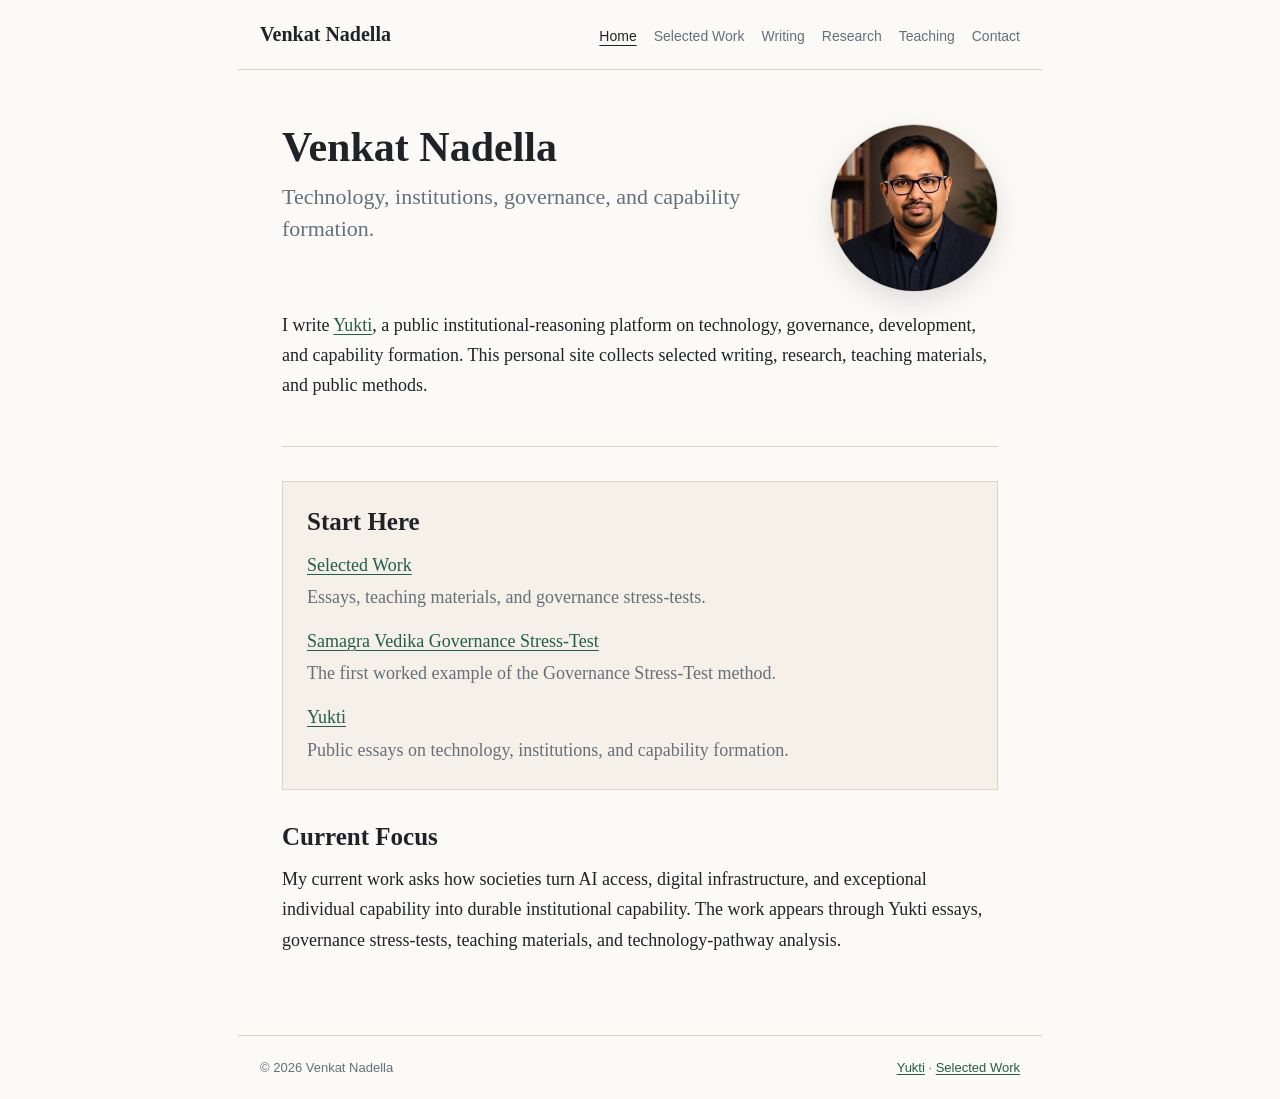
<file: index.html>
<!doctype html>
<html lang="en">
  <head>
    <meta charset="utf-8">
    <meta name="viewport" content="width=device-width, initial-scale=1">
    <title>Venkat Nadella</title>
    <meta name="description" content="Personal website of Venkat Nadella.">
    <link rel="stylesheet" href="/style.css?v=20260722d">
  </head>
  <body>
    <header class="site-header">
      <a class="site-name" href="/">Venkat Nadella</a>
      <nav class="site-nav" aria-label="Main navigation">
        <a class="active" href="/">Home</a>
        <a href="/selected-work/">Selected Work</a>
        <a href="/writing/">Writing</a>
        <a href="/research/">Research</a>
        <a href="/teaching/">Teaching</a>
        <a href="/contact/">Contact</a>
      </nav>
    </header>

    <main class="page">
      <section class="intro home-intro">
        <div class="home-heading">
          <div>
          <h1>Venkat Nadella</h1>
          <p class="lede">Technology, institutions, governance, and capability formation.</p>
          </div>
          <img class="home-portrait" src="/assets/img/venkat-nadella-320.jpeg" alt="Venkat Nadella" width="168" height="168" decoding="async">
        </div>
        <p>I write <a href="https://readyukti.com">Yukti</a>, a public institutional-reasoning platform on technology, governance, development, and capability formation. This personal site collects selected writing, research, teaching materials, and public methods.</p>
      </section>

      <section class="section priority-section">
        <h2>Start Here</h2>
        <ul class="link-list">
          <li><a href="/selected-work/">Selected Work</a><span>Essays, teaching materials, and governance stress-tests.</span></li>
          <li><a href="/samagra-vedika-governance-stress-test/">Samagra Vedika Governance Stress-Test</a><span>The first worked example of the Governance Stress-Test method.</span></li>
          <li><a href="https://readyukti.com">Yukti</a><span>Public essays on technology, institutions, and capability formation.</span></li>
        </ul>
      </section>

      <section class="section">
        <h2>Current Focus</h2>
        <p>My current work asks how societies turn AI access, digital infrastructure, and exceptional individual capability into durable institutional capability. The work appears through Yukti essays, governance stress-tests, teaching materials, and technology-pathway analysis.</p>
      </section>
    </main>

    <footer class="site-footer">
      <span>© 2026 Venkat Nadella</span>
      <span><a href="https://readyukti.com">Yukti</a> · <a href="/selected-work/">Selected Work</a></span>
    </footer>
  </body>
</html>
</file>
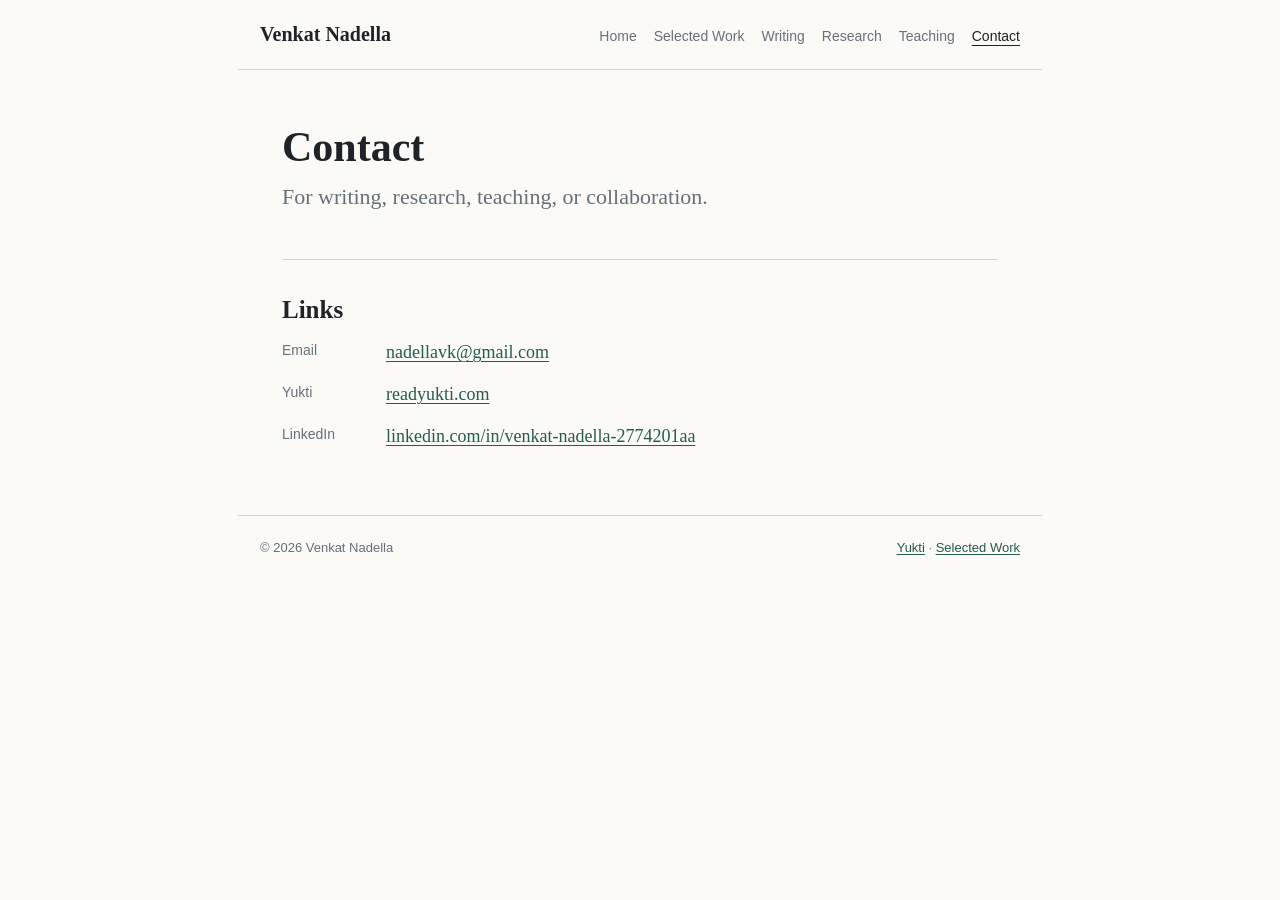
<file: contact/index.html>
<!doctype html>
<html lang="en">
  <head>
    <meta charset="utf-8">
    <meta name="viewport" content="width=device-width, initial-scale=1">
    <title>Contact | Venkat Nadella</title>
    <meta name="description" content="Contact Venkat Nadella.">
    <link rel="stylesheet" href="/style.css?v=20260722d">
  </head>
  <body>
    <header class="site-header">
      <a class="site-name" href="/">Venkat Nadella</a>
      <nav class="site-nav" aria-label="Main navigation">
        <a href="/">Home</a>
        <a href="/selected-work/">Selected Work</a>
        <a href="/writing/">Writing</a>
        <a href="/research/">Research</a>
        <a href="/teaching/">Teaching</a>
        <a class="active" href="/contact/">Contact</a>
      </nav>
    </header>

    <main class="page">
      <section class="intro">
        <h1>Contact</h1>
        <p class="lede">For writing, research, teaching, or collaboration.</p>
      </section>

      <section class="section">
        <h2>Links</h2>
        <ul class="contact-list">
          <li><span>Email</span><a href="mailto:nadellavk@gmail.com">nadellavk@gmail.com</a></li>
          <li><span>Yukti</span><a href="https://readyukti.com">readyukti.com</a></li>
          <li><span>LinkedIn</span><a href="https://www.linkedin.com/in/venkat-nadella-2774201aa/">linkedin.com/in/venkat-nadella-2774201aa</a></li>
        </ul>
      </section>
    </main>

    <footer class="site-footer">
      <span>© 2026 Venkat Nadella</span>
      <span><a href="https://readyukti.com">Yukti</a> · <a href="/selected-work/">Selected Work</a></span>
    </footer>
  </body>
</html>
</file>
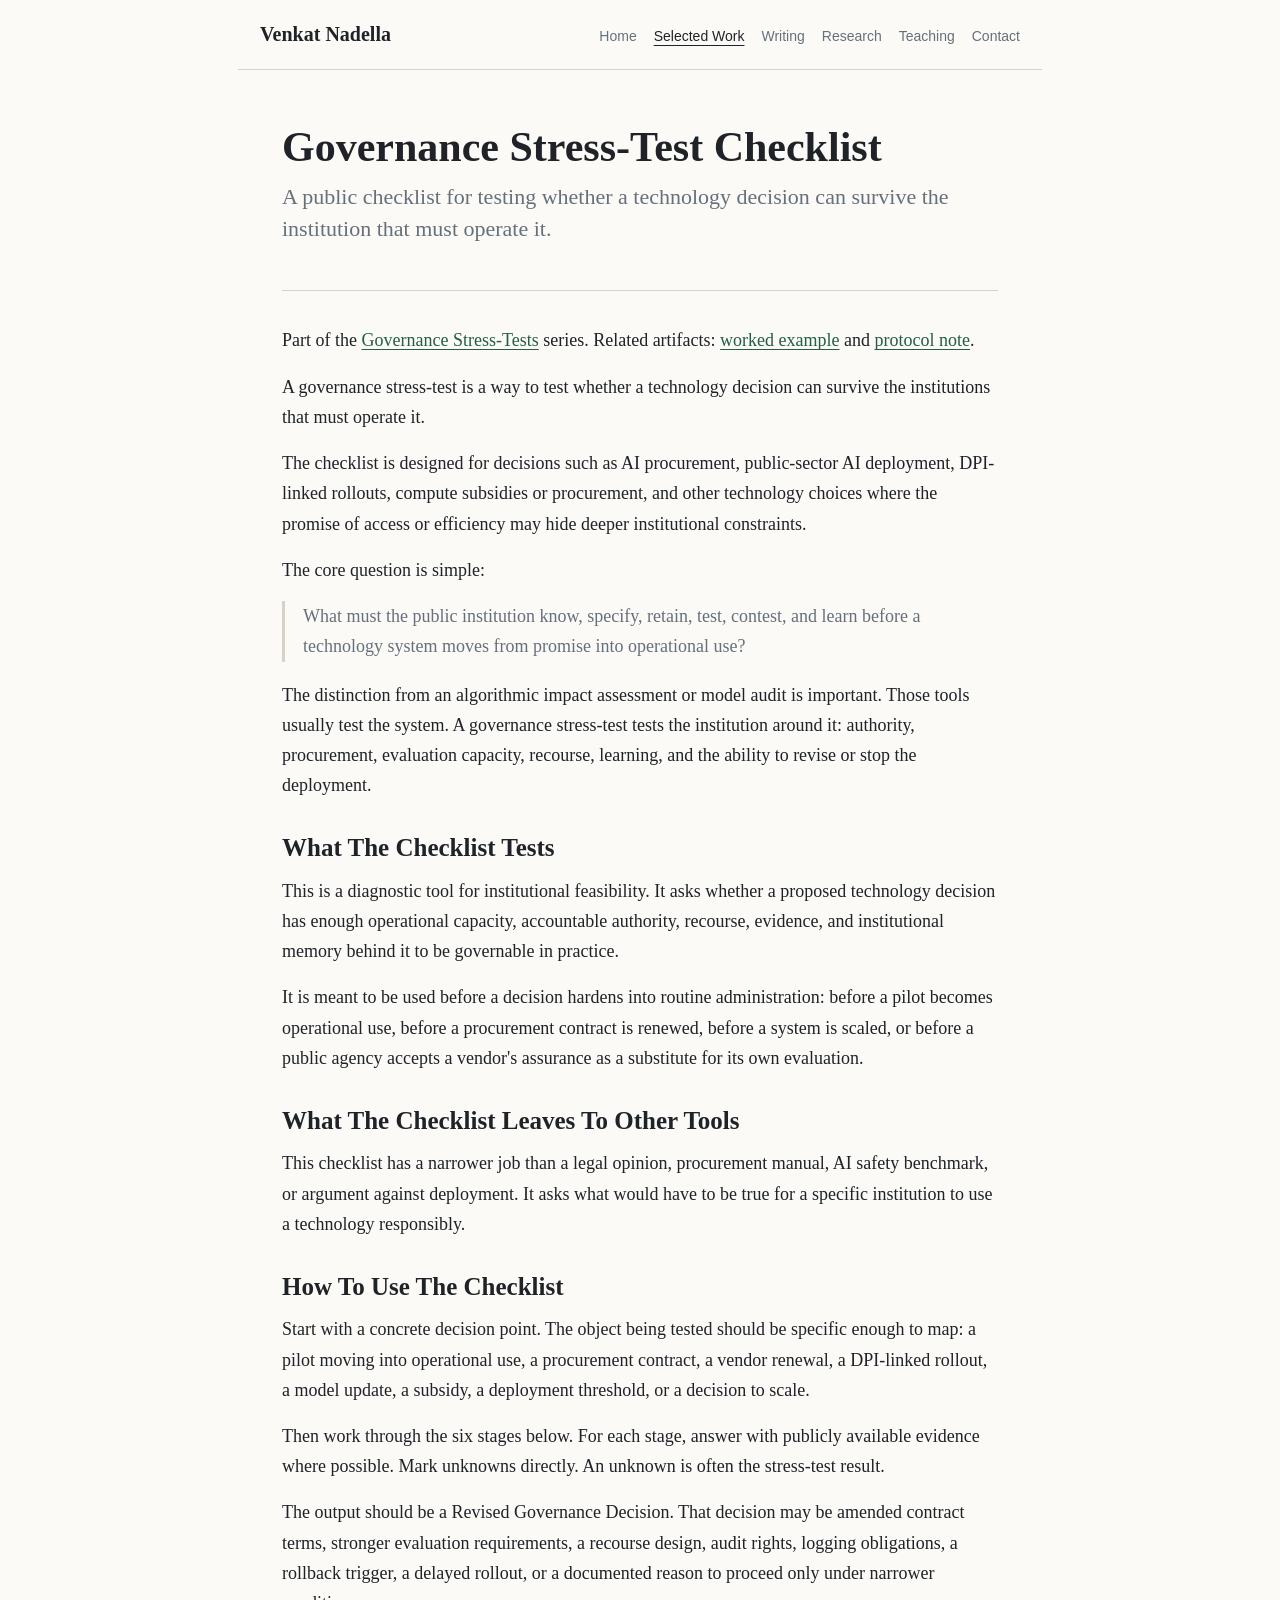
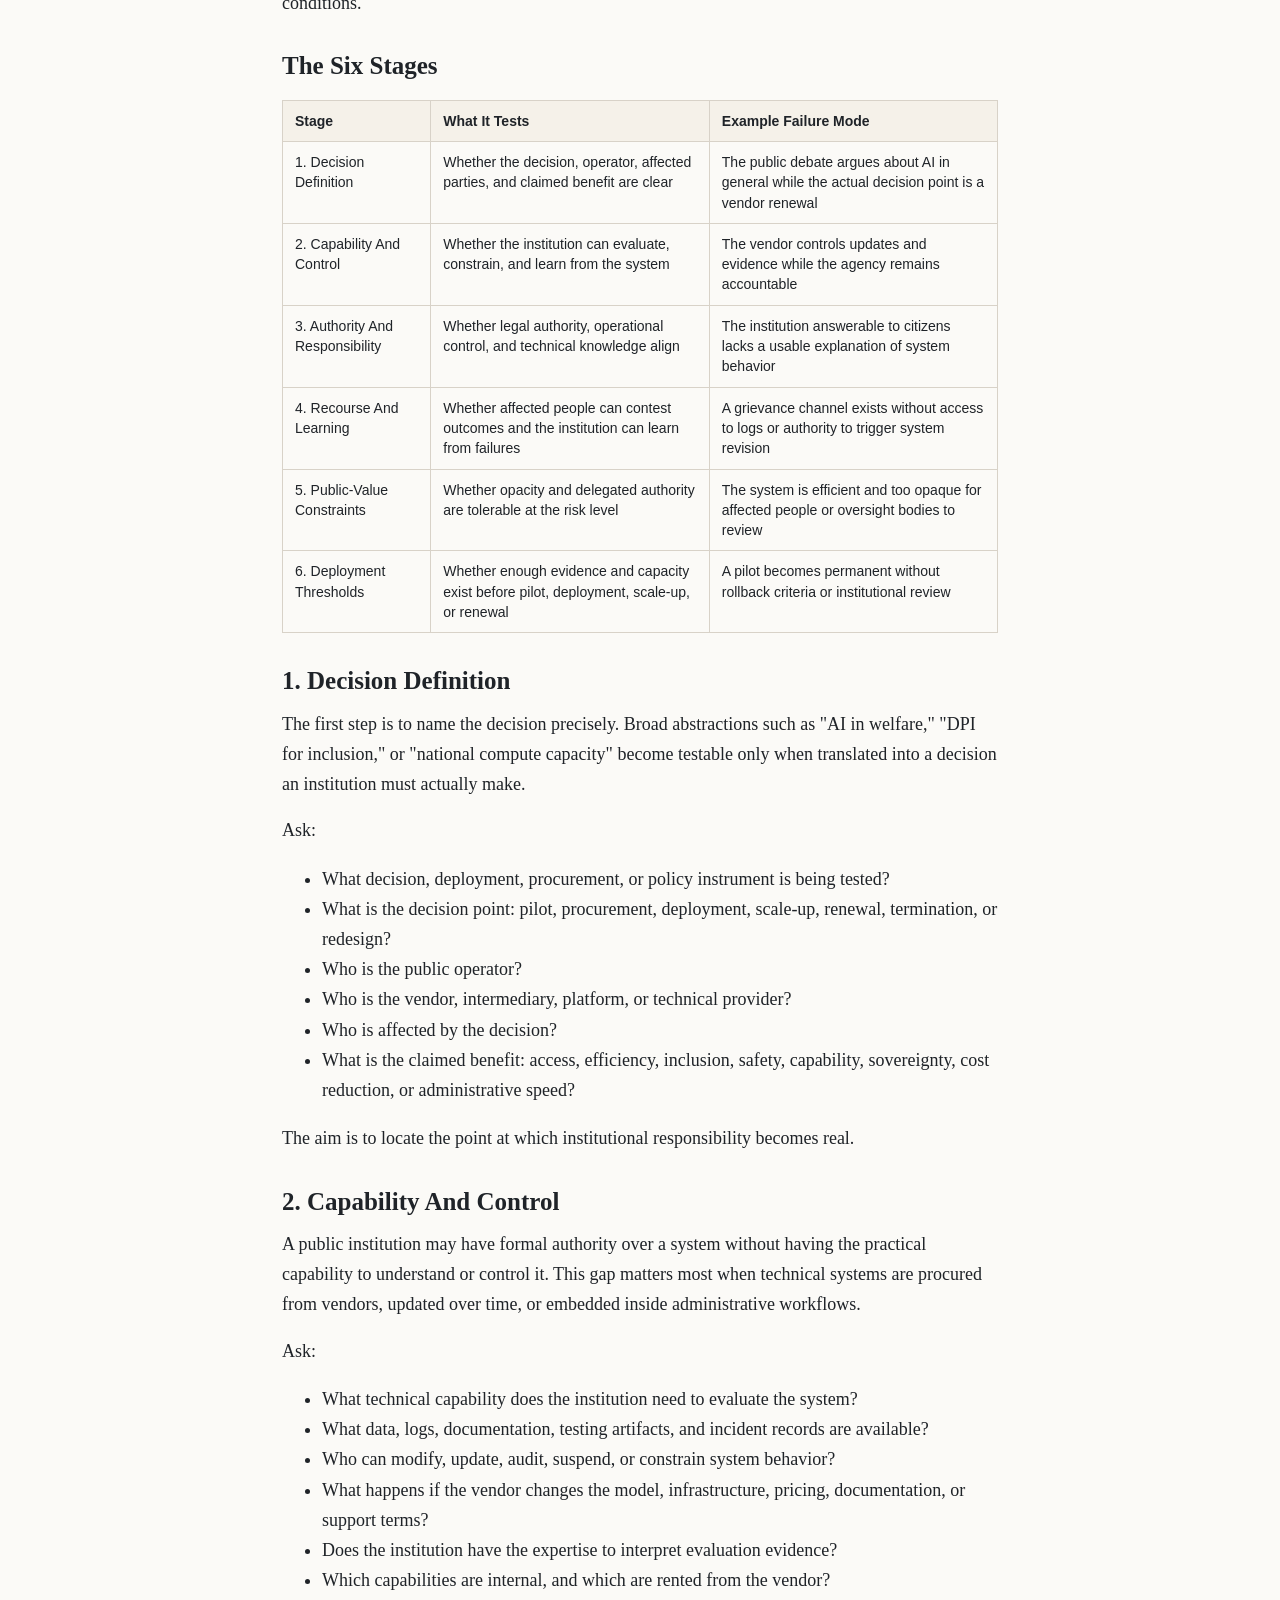
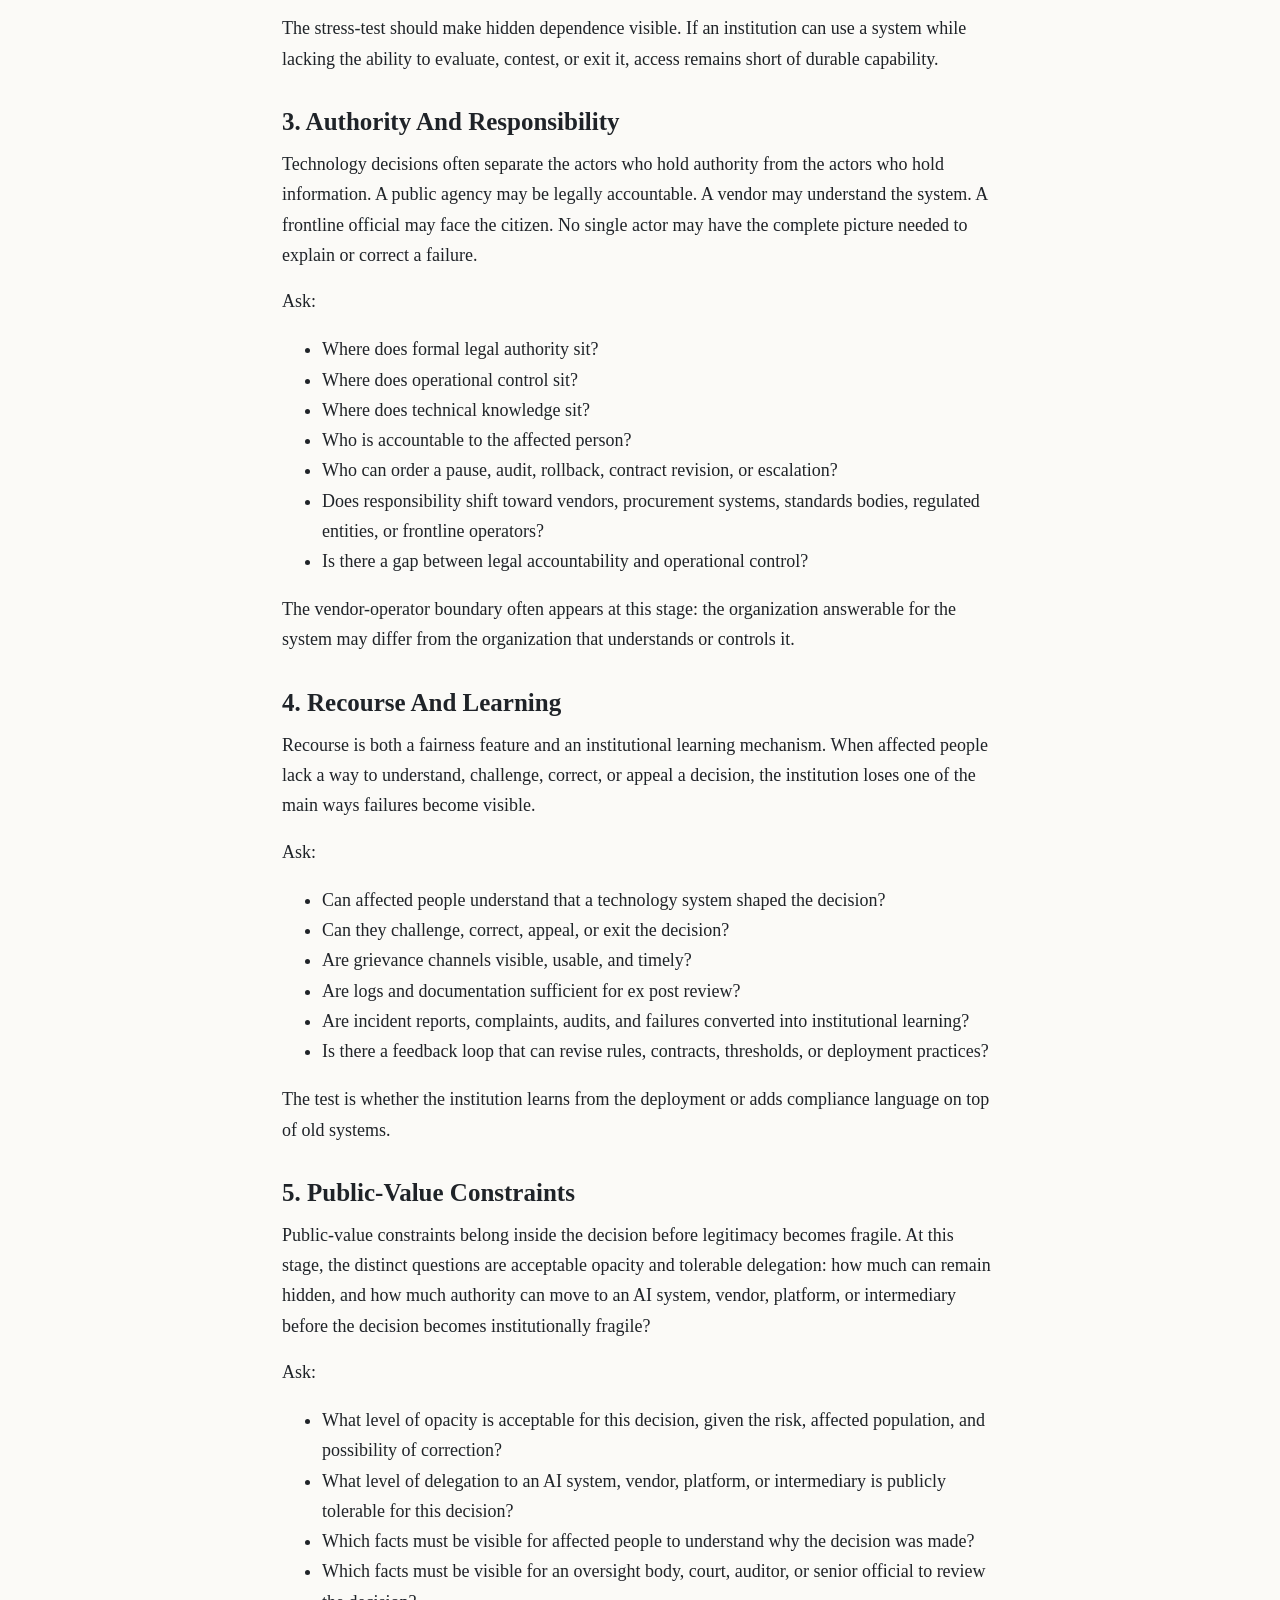
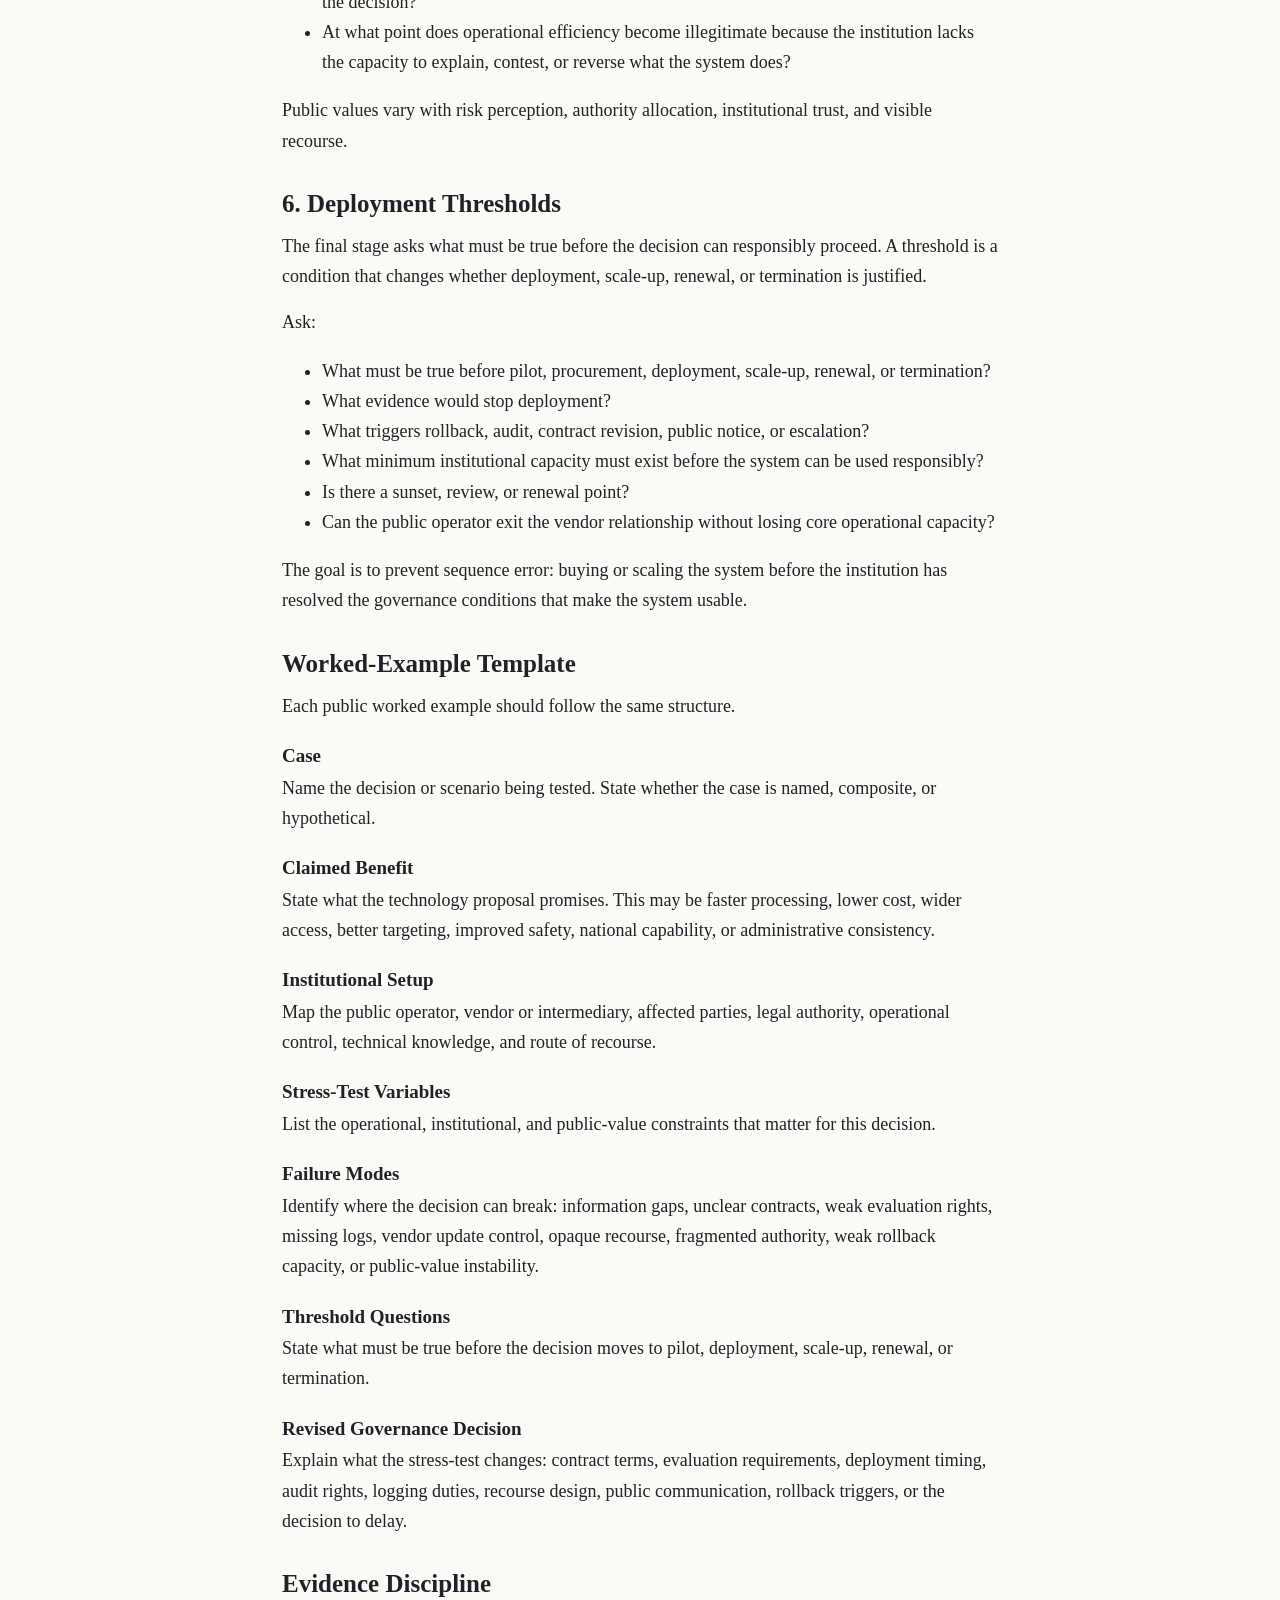
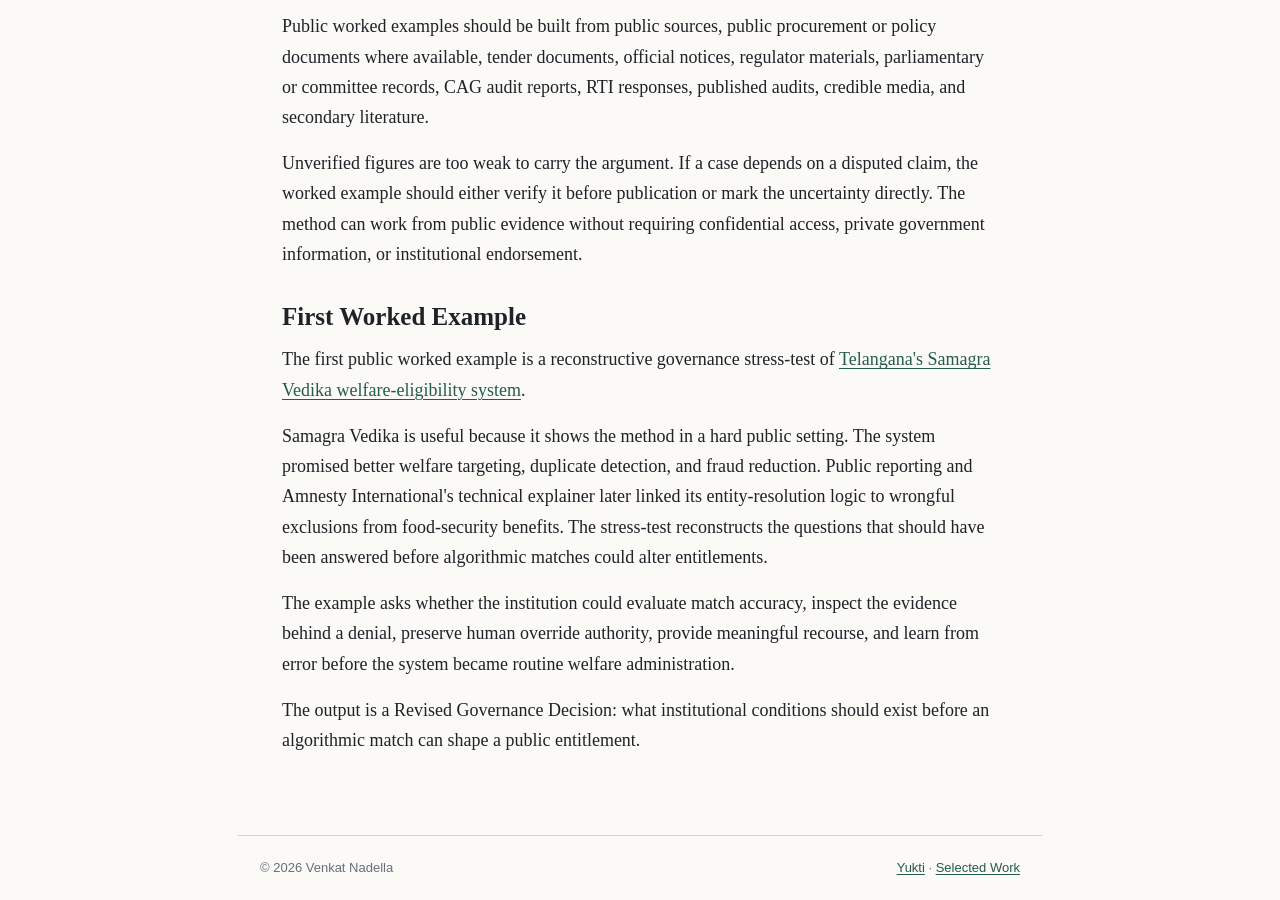
<file: governance-stress-test-checklist/index.html>
<!doctype html>
<html lang="en">
  <head>
    <meta charset="utf-8">
    <meta name="viewport" content="width=device-width, initial-scale=1">
    <title>Governance Stress-Test Checklist | Venkat Nadella</title>
    <meta name="description" content="A public checklist for testing whether a technology decision can survive the institution that must operate it.">
    <link rel="stylesheet" href="/style.css?v=20260722d">
  </head>
  <body>
    <header class="site-header">
      <a class="site-name" href="/">Venkat Nadella</a>
      <nav class="site-nav" aria-label="Main navigation">
        <a href="/">Home</a>
        <a class="active" href="/selected-work/">Selected Work</a>
        <a href="/writing/">Writing</a>
        <a href="/research/">Research</a>
        <a href="/teaching/">Teaching</a>
        <a href="/contact/">Contact</a>
      </nav>
    </header>

    <main class="page">
      <section class="intro">
        <h1>Governance Stress-Test Checklist</h1>
        <p class="lede">A public checklist for testing whether a technology decision can survive the institution that must operate it.</p>
      </section>
      <article class="section longform">
        <p>Part of the <a href="https://venkatnadella.com/governance-stress-tests/">Governance Stress-Tests</a> series. Related artifacts: <a href="https://venkatnadella.com/samagra-vedika-governance-stress-test/">worked example</a> and <a href="https://venkatnadella.com/governance-stress-test-protocol/">protocol note</a>.</p>
<p>A governance stress-test is a way to test whether a technology decision can survive the institutions that must operate it.</p>
<p>The checklist is designed for decisions such as AI procurement, public-sector AI deployment, DPI-linked rollouts, compute subsidies or procurement, and other technology choices where the promise of access or efficiency may hide deeper institutional constraints.</p>
<p>The core question is simple:</p>
<blockquote>What must the public institution know, specify, retain, test, contest, and learn before a technology system moves from promise into operational use?</blockquote>
<p>The distinction from an algorithmic impact assessment or model audit is important. Those tools usually test the system. A governance stress-test tests the institution around it: authority, procurement, evaluation capacity, recourse, learning, and the ability to revise or stop the deployment.</p>
<h2>What The Checklist Tests</h2>
<p>This is a diagnostic tool for institutional feasibility. It asks whether a proposed technology decision has enough operational capacity, accountable authority, recourse, evidence, and institutional memory behind it to be governable in practice.</p>
<p>It is meant to be used before a decision hardens into routine administration: before a pilot becomes operational use, before a procurement contract is renewed, before a system is scaled, or before a public agency accepts a vendor&#x27;s assurance as a substitute for its own evaluation.</p>
<h2>What The Checklist Leaves To Other Tools</h2>
<p>This checklist has a narrower job than a legal opinion, procurement manual, AI safety benchmark, or argument against deployment. It asks what would have to be true for a specific institution to use a technology responsibly.</p>
<h2>How To Use The Checklist</h2>
<p>Start with a concrete decision point. The object being tested should be specific enough to map: a pilot moving into operational use, a procurement contract, a vendor renewal, a DPI-linked rollout, a model update, a subsidy, a deployment threshold, or a decision to scale.</p>
<p>Then work through the six stages below. For each stage, answer with publicly available evidence where possible. Mark unknowns directly. An unknown is often the stress-test result.</p>
<p>The output should be a Revised Governance Decision. That decision may be amended contract terms, stronger evaluation requirements, a recourse design, audit rights, logging obligations, a rollback trigger, a delayed rollout, or a documented reason to proceed only under narrower conditions.</p>
<h2>The Six Stages</h2>
<div class="table-wrap"><table>
<tr><th>Stage</th><th>What It Tests</th><th>Example Failure Mode</th></tr>
<tr><td>1. Decision Definition</td><td>Whether the decision, operator, affected parties, and claimed benefit are clear</td><td>The public debate argues about AI in general while the actual decision point is a vendor renewal</td></tr>
<tr><td>2. Capability And Control</td><td>Whether the institution can evaluate, constrain, and learn from the system</td><td>The vendor controls updates and evidence while the agency remains accountable</td></tr>
<tr><td>3. Authority And Responsibility</td><td>Whether legal authority, operational control, and technical knowledge align</td><td>The institution answerable to citizens lacks a usable explanation of system behavior</td></tr>
<tr><td>4. Recourse And Learning</td><td>Whether affected people can contest outcomes and the institution can learn from failures</td><td>A grievance channel exists without access to logs or authority to trigger system revision</td></tr>
<tr><td>5. Public-Value Constraints</td><td>Whether opacity and delegated authority are tolerable at the risk level</td><td>The system is efficient and too opaque for affected people or oversight bodies to review</td></tr>
<tr><td>6. Deployment Thresholds</td><td>Whether enough evidence and capacity exist before pilot, deployment, scale-up, or renewal</td><td>A pilot becomes permanent without rollback criteria or institutional review</td></tr>
</table></div>
<h2>1. Decision Definition</h2>
<p>The first step is to name the decision precisely. Broad abstractions such as &quot;AI in welfare,&quot; &quot;DPI for inclusion,&quot; or &quot;national compute capacity&quot; become testable only when translated into a decision an institution must actually make.</p>
<p>Ask:</p>
<ul>
<li>What decision, deployment, procurement, or policy instrument is being tested?</li>
<li>What is the decision point: pilot, procurement, deployment, scale-up, renewal, termination, or redesign?</li>
<li>Who is the public operator?</li>
<li>Who is the vendor, intermediary, platform, or technical provider?</li>
<li>Who is affected by the decision?</li>
<li>What is the claimed benefit: access, efficiency, inclusion, safety, capability, sovereignty, cost reduction, or administrative speed?</li>
</ul>
<p>The aim is to locate the point at which institutional responsibility becomes real.</p>
<h2>2. Capability And Control</h2>
<p>A public institution may have formal authority over a system without having the practical capability to understand or control it. This gap matters most when technical systems are procured from vendors, updated over time, or embedded inside administrative workflows.</p>
<p>Ask:</p>
<ul>
<li>What technical capability does the institution need to evaluate the system?</li>
<li>What data, logs, documentation, testing artifacts, and incident records are available?</li>
<li>Who can modify, update, audit, suspend, or constrain system behavior?</li>
<li>What happens if the vendor changes the model, infrastructure, pricing, documentation, or support terms?</li>
<li>Does the institution have the expertise to interpret evaluation evidence?</li>
<li>Which capabilities are internal, and which are rented from the vendor?</li>
</ul>
<p>The stress-test should make hidden dependence visible. If an institution can use a system while lacking the ability to evaluate, contest, or exit it, access remains short of durable capability.</p>
<h2>3. Authority And Responsibility</h2>
<p>Technology decisions often separate the actors who hold authority from the actors who hold information. A public agency may be legally accountable. A vendor may understand the system. A frontline official may face the citizen. No single actor may have the complete picture needed to explain or correct a failure.</p>
<p>Ask:</p>
<ul>
<li>Where does formal legal authority sit?</li>
<li>Where does operational control sit?</li>
<li>Where does technical knowledge sit?</li>
<li>Who is accountable to the affected person?</li>
<li>Who can order a pause, audit, rollback, contract revision, or escalation?</li>
<li>Does responsibility shift toward vendors, procurement systems, standards bodies, regulated entities, or frontline operators?</li>
<li>Is there a gap between legal accountability and operational control?</li>
</ul>
<p>The vendor-operator boundary often appears at this stage: the organization answerable for the system may differ from the organization that understands or controls it.</p>
<h2>4. Recourse And Learning</h2>
<p>Recourse is both a fairness feature and an institutional learning mechanism. When affected people lack a way to understand, challenge, correct, or appeal a decision, the institution loses one of the main ways failures become visible.</p>
<p>Ask:</p>
<ul>
<li>Can affected people understand that a technology system shaped the decision?</li>
<li>Can they challenge, correct, appeal, or exit the decision?</li>
<li>Are grievance channels visible, usable, and timely?</li>
<li>Are logs and documentation sufficient for ex post review?</li>
<li>Are incident reports, complaints, audits, and failures converted into institutional learning?</li>
<li>Is there a feedback loop that can revise rules, contracts, thresholds, or deployment practices?</li>
</ul>
<p>The test is whether the institution learns from the deployment or adds compliance language on top of old systems.</p>
<h2>5. Public-Value Constraints</h2>
<p>Public-value constraints belong inside the decision before legitimacy becomes fragile. At this stage, the distinct questions are acceptable opacity and tolerable delegation: how much can remain hidden, and how much authority can move to an AI system, vendor, platform, or intermediary before the decision becomes institutionally fragile?</p>
<p>Ask:</p>
<ul>
<li>What level of opacity is acceptable for this decision, given the risk, affected population, and possibility of correction?</li>
<li>What level of delegation to an AI system, vendor, platform, or intermediary is publicly tolerable for this decision?</li>
<li>Which facts must be visible for affected people to understand why the decision was made?</li>
<li>Which facts must be visible for an oversight body, court, auditor, or senior official to review the decision?</li>
<li>At what point does operational efficiency become illegitimate because the institution lacks the capacity to explain, contest, or reverse what the system does?</li>
</ul>
<p>Public values vary with risk perception, authority allocation, institutional trust, and visible recourse.</p>
<h2>6. Deployment Thresholds</h2>
<p>The final stage asks what must be true before the decision can responsibly proceed. A threshold is a condition that changes whether deployment, scale-up, renewal, or termination is justified.</p>
<p>Ask:</p>
<ul>
<li>What must be true before pilot, procurement, deployment, scale-up, renewal, or termination?</li>
<li>What evidence would stop deployment?</li>
<li>What triggers rollback, audit, contract revision, public notice, or escalation?</li>
<li>What minimum institutional capacity must exist before the system can be used responsibly?</li>
<li>Is there a sunset, review, or renewal point?</li>
<li>Can the public operator exit the vendor relationship without losing core operational capacity?</li>
</ul>
<p>The goal is to prevent sequence error: buying or scaling the system before the institution has resolved the governance conditions that make the system usable.</p>
<h2>Worked-Example Template</h2>
<p>Each public worked example should follow the same structure.</p>
<h3>Case</h3>
<p>Name the decision or scenario being tested. State whether the case is named, composite, or hypothetical.</p>
<h3>Claimed Benefit</h3>
<p>State what the technology proposal promises. This may be faster processing, lower cost, wider access, better targeting, improved safety, national capability, or administrative consistency.</p>
<h3>Institutional Setup</h3>
<p>Map the public operator, vendor or intermediary, affected parties, legal authority, operational control, technical knowledge, and route of recourse.</p>
<h3>Stress-Test Variables</h3>
<p>List the operational, institutional, and public-value constraints that matter for this decision.</p>
<h3>Failure Modes</h3>
<p>Identify where the decision can break: information gaps, unclear contracts, weak evaluation rights, missing logs, vendor update control, opaque recourse, fragmented authority, weak rollback capacity, or public-value instability.</p>
<h3>Threshold Questions</h3>
<p>State what must be true before the decision moves to pilot, deployment, scale-up, renewal, or termination.</p>
<h3>Revised Governance Decision</h3>
<p>Explain what the stress-test changes: contract terms, evaluation requirements, deployment timing, audit rights, logging duties, recourse design, public communication, rollback triggers, or the decision to delay.</p>
<h2>Evidence Discipline</h2>
<p>Public worked examples should be built from public sources, public procurement or policy documents where available, tender documents, official notices, regulator materials, parliamentary or committee records, CAG audit reports, RTI responses, published audits, credible media, and secondary literature.</p>
<p>Unverified figures are too weak to carry the argument. If a case depends on a disputed claim, the worked example should either verify it before publication or mark the uncertainty directly. The method can work from public evidence without requiring confidential access, private government information, or institutional endorsement.</p>
<h2>First Worked Example</h2>
<p>The first public worked example is a reconstructive governance stress-test of <a href="https://venkatnadella.com/samagra-vedika-governance-stress-test/">Telangana&#x27;s Samagra Vedika welfare-eligibility system</a>.</p>
<p>Samagra Vedika is useful because it shows the method in a hard public setting. The system promised better welfare targeting, duplicate detection, and fraud reduction. Public reporting and Amnesty International&#x27;s technical explainer later linked its entity-resolution logic to wrongful exclusions from food-security benefits. The stress-test reconstructs the questions that should have been answered before algorithmic matches could alter entitlements.</p>
<p>The example asks whether the institution could evaluate match accuracy, inspect the evidence behind a denial, preserve human override authority, provide meaningful recourse, and learn from error before the system became routine welfare administration.</p>
<p>The output is a Revised Governance Decision: what institutional conditions should exist before an algorithmic match can shape a public entitlement.</p>
      </article>
    </main>

    <footer class="site-footer">
      <span>© 2026 Venkat Nadella</span>
      <span><a href="https://readyukti.com">Yukti</a> · <a href="/selected-work/">Selected Work</a></span>
    </footer>
  </body>
</html>
</file>
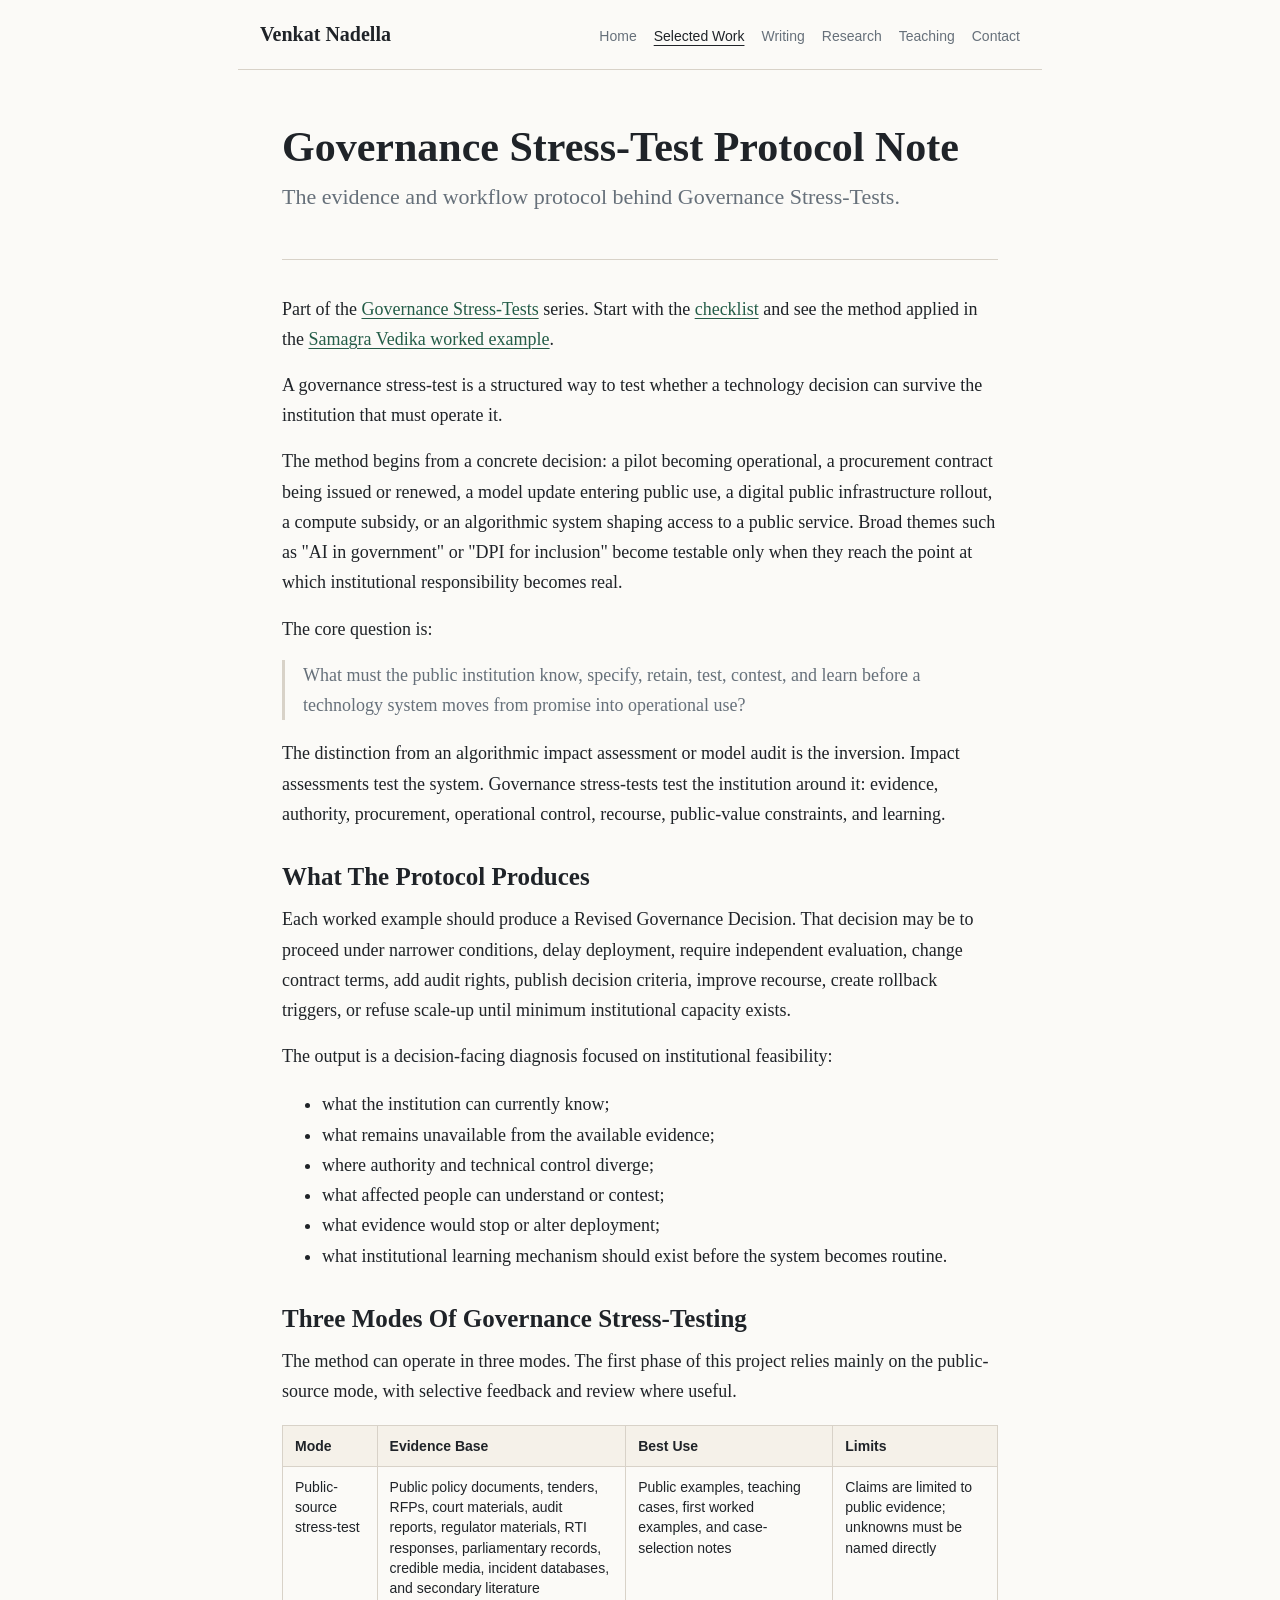
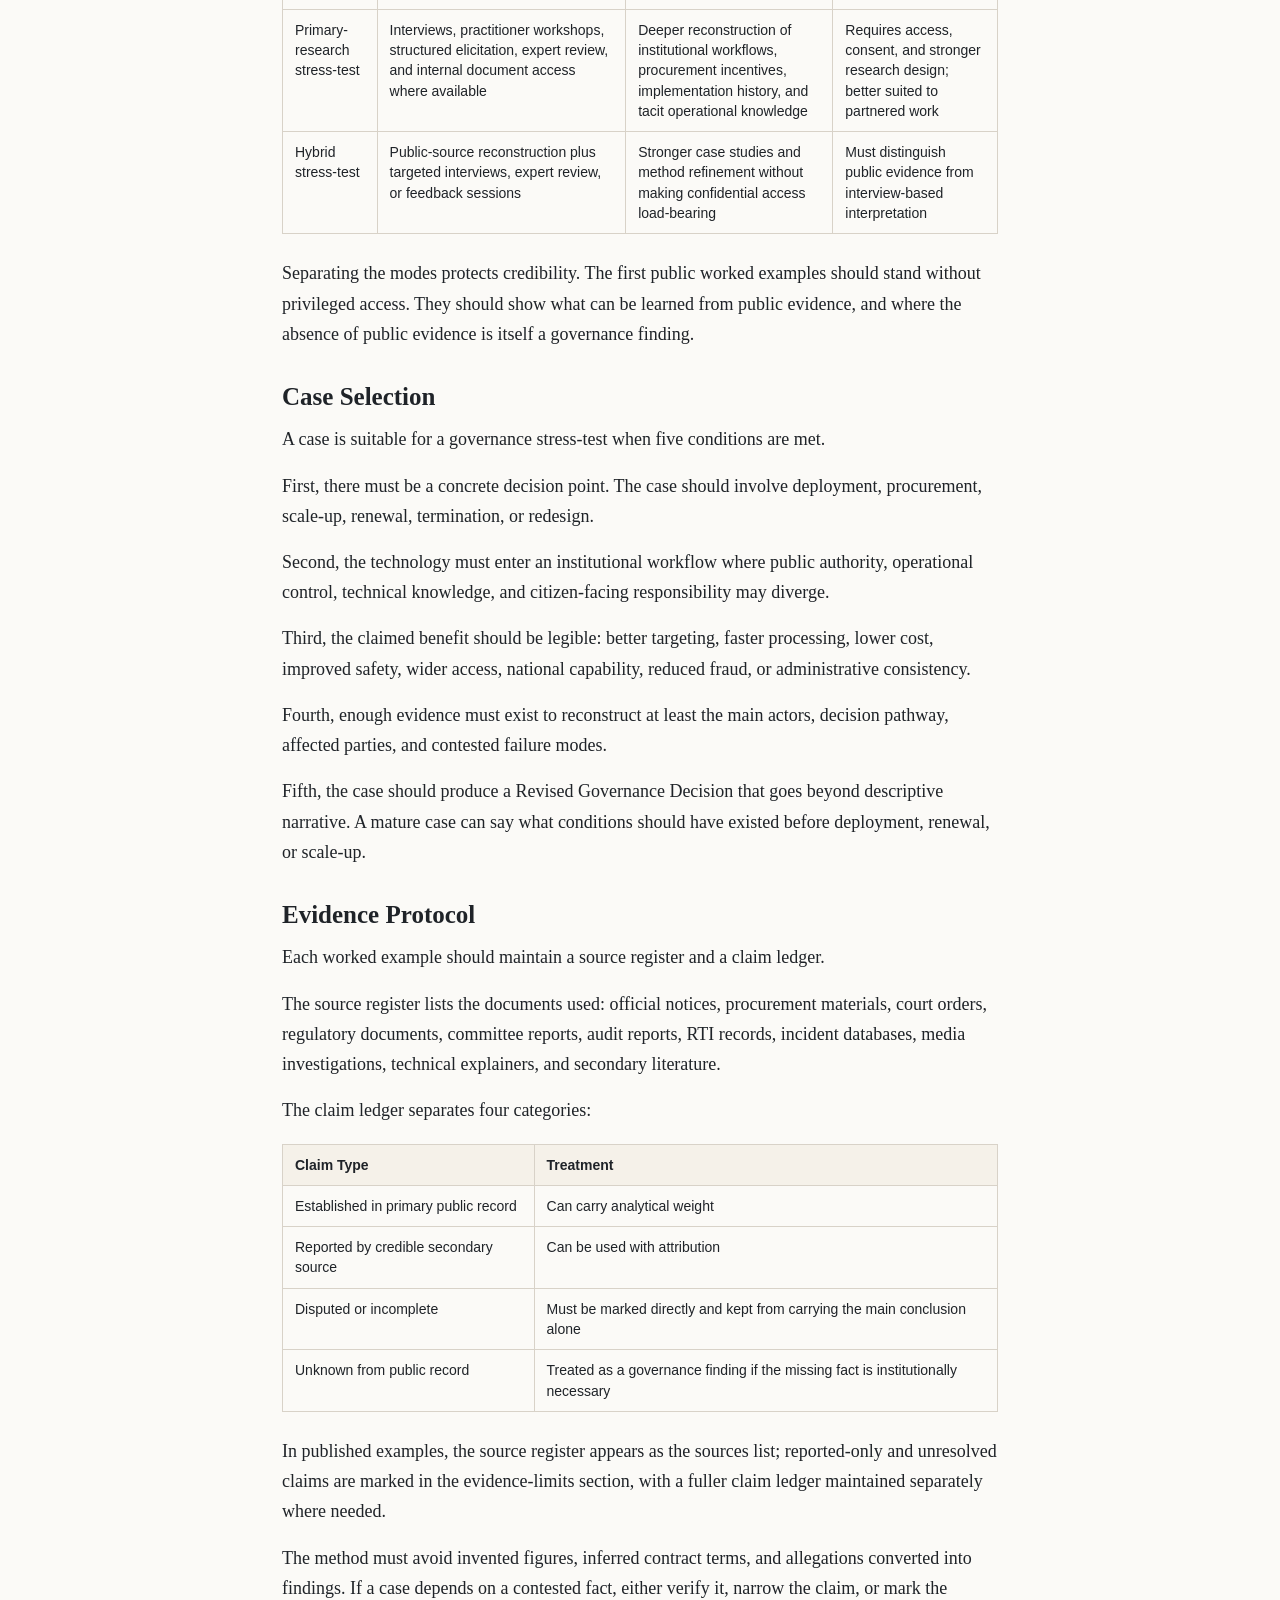
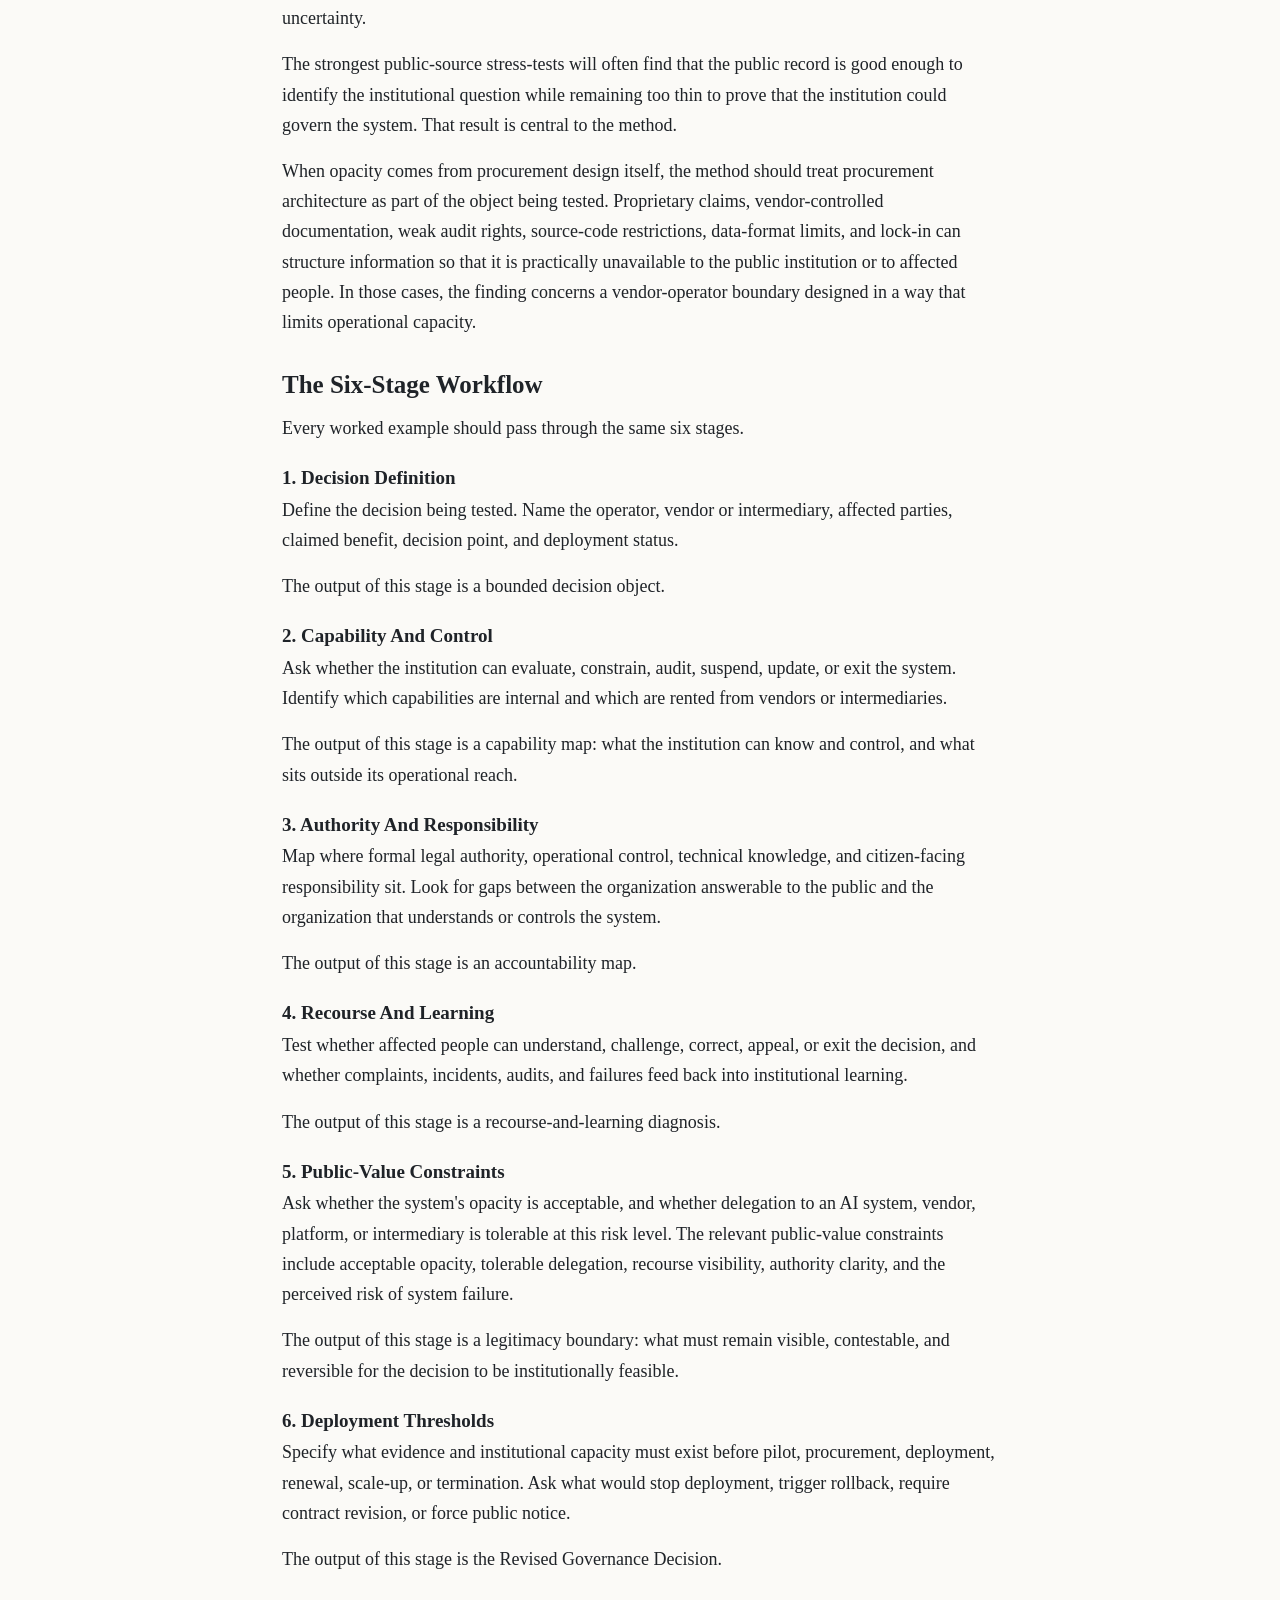
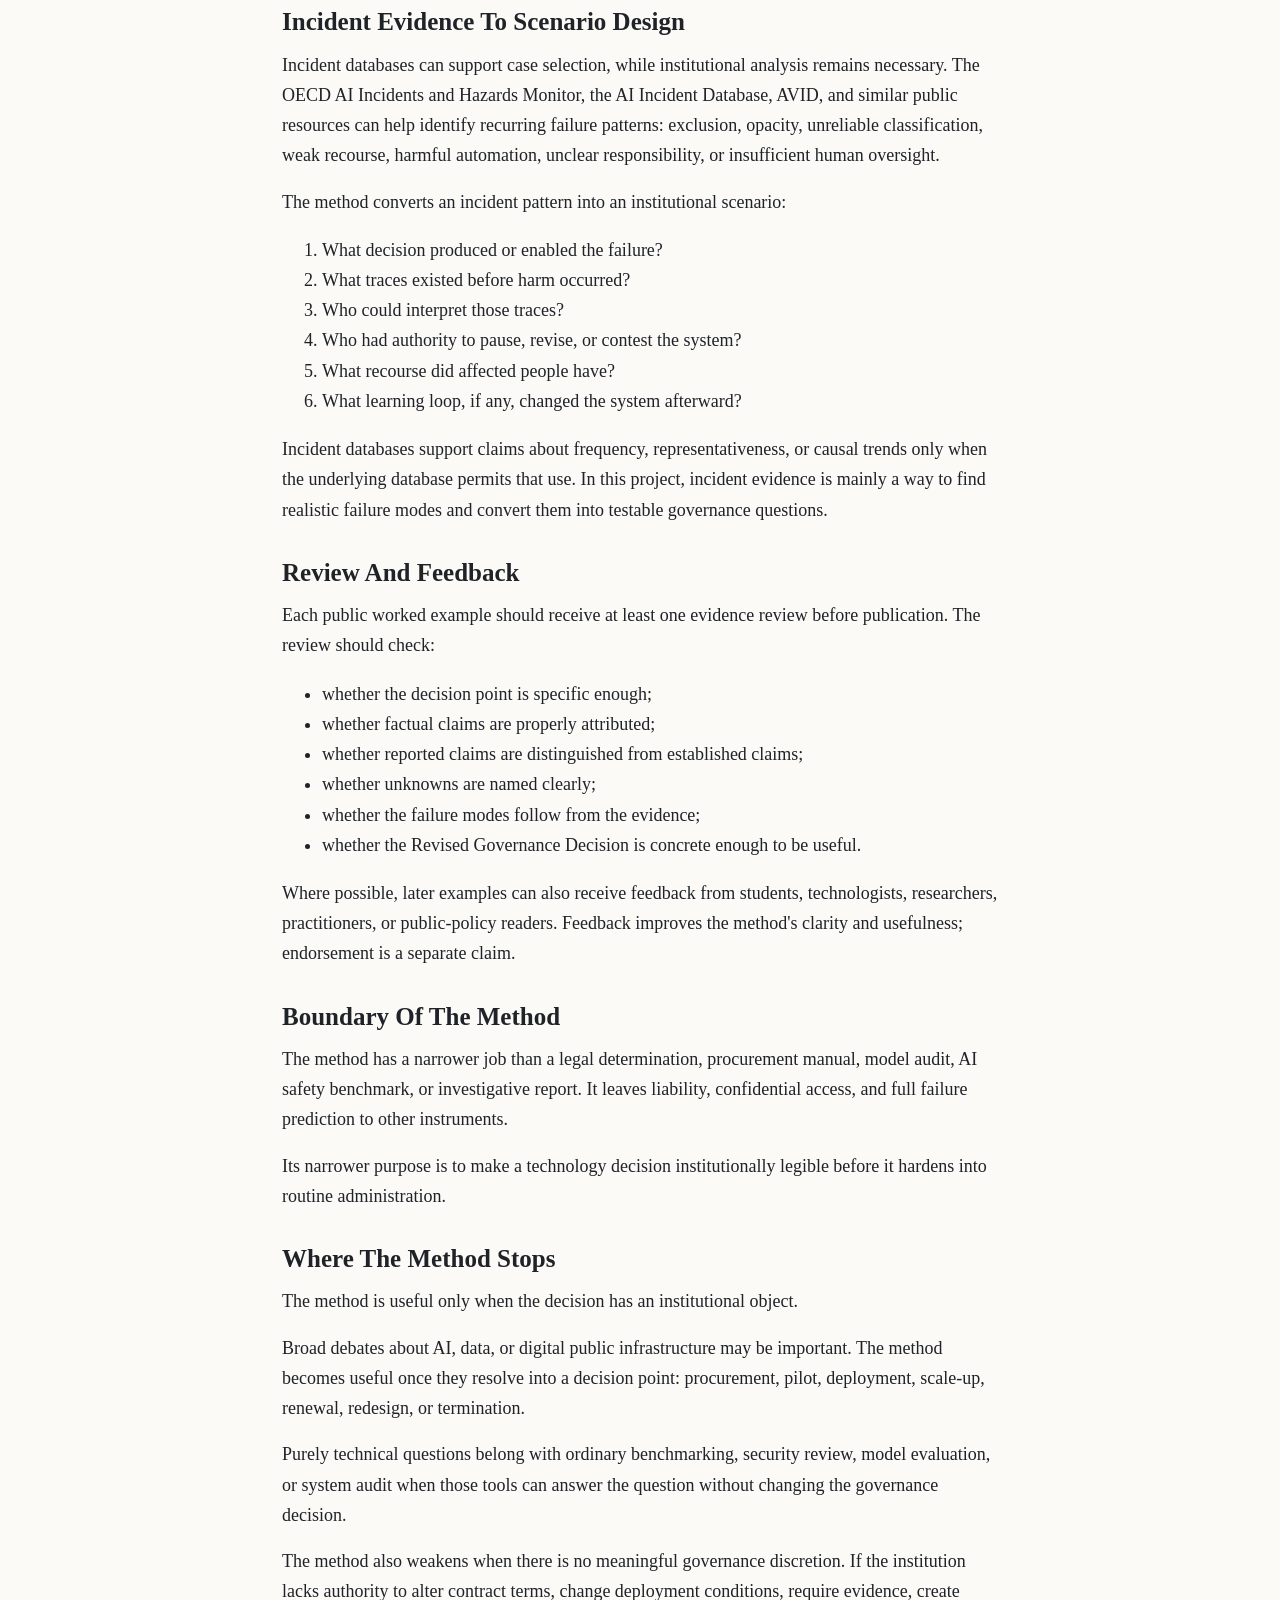
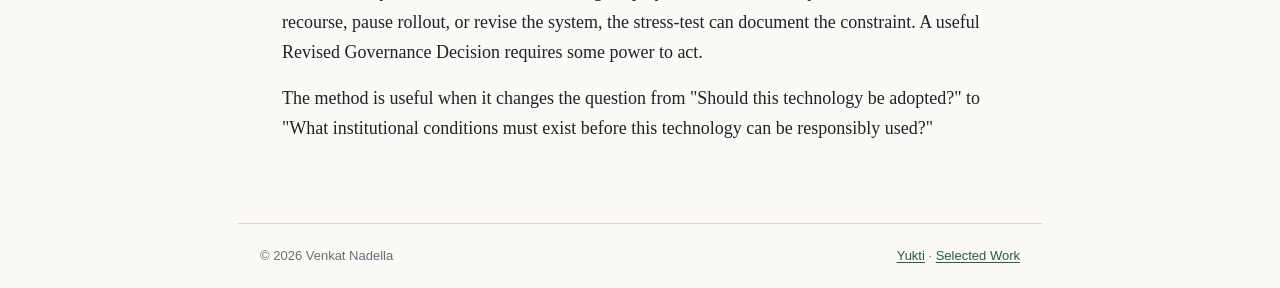
<file: governance-stress-test-protocol/index.html>
<!doctype html>
<html lang="en">
  <head>
    <meta charset="utf-8">
    <meta name="viewport" content="width=device-width, initial-scale=1">
    <title>Governance Stress-Test Protocol Note | Venkat Nadella</title>
    <meta name="description" content="The evidence and workflow protocol behind Governance Stress-Tests.">
    <link rel="stylesheet" href="/style.css?v=20260722d">
  </head>
  <body>
    <header class="site-header">
      <a class="site-name" href="/">Venkat Nadella</a>
      <nav class="site-nav" aria-label="Main navigation">
        <a href="/">Home</a>
        <a class="active" href="/selected-work/">Selected Work</a>
        <a href="/writing/">Writing</a>
        <a href="/research/">Research</a>
        <a href="/teaching/">Teaching</a>
        <a href="/contact/">Contact</a>
      </nav>
    </header>

    <main class="page">
      <section class="intro">
        <h1>Governance Stress-Test Protocol Note</h1>
        <p class="lede">The evidence and workflow protocol behind Governance Stress-Tests.</p>
      </section>
      <article class="section longform">
        <p>Part of the <a href="https://venkatnadella.com/governance-stress-tests/">Governance Stress-Tests</a> series. Start with the <a href="https://venkatnadella.com/governance-stress-test-checklist/">checklist</a> and see the method applied in the <a href="https://venkatnadella.com/samagra-vedika-governance-stress-test/">Samagra Vedika worked example</a>.</p>
<p>A governance stress-test is a structured way to test whether a technology decision can survive the institution that must operate it.</p>
<p>The method begins from a concrete decision: a pilot becoming operational, a procurement contract being issued or renewed, a model update entering public use, a digital public infrastructure rollout, a compute subsidy, or an algorithmic system shaping access to a public service. Broad themes such as &quot;AI in government&quot; or &quot;DPI for inclusion&quot; become testable only when they reach the point at which institutional responsibility becomes real.</p>
<p>The core question is:</p>
<blockquote>What must the public institution know, specify, retain, test, contest, and learn before a technology system moves from promise into operational use?</blockquote>
<p>The distinction from an algorithmic impact assessment or model audit is the inversion. Impact assessments test the system. Governance stress-tests test the institution around it: evidence, authority, procurement, operational control, recourse, public-value constraints, and learning.</p>
<h2>What The Protocol Produces</h2>
<p>Each worked example should produce a Revised Governance Decision. That decision may be to proceed under narrower conditions, delay deployment, require independent evaluation, change contract terms, add audit rights, publish decision criteria, improve recourse, create rollback triggers, or refuse scale-up until minimum institutional capacity exists.</p>
<p>The output is a decision-facing diagnosis focused on institutional feasibility:</p>
<ul>
<li>what the institution can currently know;</li>
<li>what remains unavailable from the available evidence;</li>
<li>where authority and technical control diverge;</li>
<li>what affected people can understand or contest;</li>
<li>what evidence would stop or alter deployment;</li>
<li>what institutional learning mechanism should exist before the system becomes routine.</li>
</ul>
<h2>Three Modes Of Governance Stress-Testing</h2>
<p>The method can operate in three modes. The first phase of this project relies mainly on the public-source mode, with selective feedback and review where useful.</p>
<div class="table-wrap"><table>
<tr><th>Mode</th><th>Evidence Base</th><th>Best Use</th><th>Limits</th></tr>
<tr><td>Public-source stress-test</td><td>Public policy documents, tenders, RFPs, court materials, audit reports, regulator materials, RTI responses, parliamentary records, credible media, incident databases, and secondary literature</td><td>Public examples, teaching cases, first worked examples, and case-selection notes</td><td>Claims are limited to public evidence; unknowns must be named directly</td></tr>
<tr><td>Primary-research stress-test</td><td>Interviews, practitioner workshops, structured elicitation, expert review, and internal document access where available</td><td>Deeper reconstruction of institutional workflows, procurement incentives, implementation history, and tacit operational knowledge</td><td>Requires access, consent, and stronger research design; better suited to partnered work</td></tr>
<tr><td>Hybrid stress-test</td><td>Public-source reconstruction plus targeted interviews, expert review, or feedback sessions</td><td>Stronger case studies and method refinement without making confidential access load-bearing</td><td>Must distinguish public evidence from interview-based interpretation</td></tr>
</table></div>
<p>Separating the modes protects credibility. The first public worked examples should stand without privileged access. They should show what can be learned from public evidence, and where the absence of public evidence is itself a governance finding.</p>
<h2>Case Selection</h2>
<p>A case is suitable for a governance stress-test when five conditions are met.</p>
<p>First, there must be a concrete decision point. The case should involve deployment, procurement, scale-up, renewal, termination, or redesign.</p>
<p>Second, the technology must enter an institutional workflow where public authority, operational control, technical knowledge, and citizen-facing responsibility may diverge.</p>
<p>Third, the claimed benefit should be legible: better targeting, faster processing, lower cost, improved safety, wider access, national capability, reduced fraud, or administrative consistency.</p>
<p>Fourth, enough evidence must exist to reconstruct at least the main actors, decision pathway, affected parties, and contested failure modes.</p>
<p>Fifth, the case should produce a Revised Governance Decision that goes beyond descriptive narrative. A mature case can say what conditions should have existed before deployment, renewal, or scale-up.</p>
<h2>Evidence Protocol</h2>
<p>Each worked example should maintain a source register and a claim ledger.</p>
<p>The source register lists the documents used: official notices, procurement materials, court orders, regulatory documents, committee reports, audit reports, RTI records, incident databases, media investigations, technical explainers, and secondary literature.</p>
<p>The claim ledger separates four categories:</p>
<div class="table-wrap"><table>
<tr><th>Claim Type</th><th>Treatment</th></tr>
<tr><td>Established in primary public record</td><td>Can carry analytical weight</td></tr>
<tr><td>Reported by credible secondary source</td><td>Can be used with attribution</td></tr>
<tr><td>Disputed or incomplete</td><td>Must be marked directly and kept from carrying the main conclusion alone</td></tr>
<tr><td>Unknown from public record</td><td>Treated as a governance finding if the missing fact is institutionally necessary</td></tr>
</table></div>
<p>In published examples, the source register appears as the sources list; reported-only and unresolved claims are marked in the evidence-limits section, with a fuller claim ledger maintained separately where needed.</p>
<p>The method must avoid invented figures, inferred contract terms, and allegations converted into findings. If a case depends on a contested fact, either verify it, narrow the claim, or mark the uncertainty.</p>
<p>The strongest public-source stress-tests will often find that the public record is good enough to identify the institutional question while remaining too thin to prove that the institution could govern the system. That result is central to the method.</p>
<p>When opacity comes from procurement design itself, the method should treat procurement architecture as part of the object being tested. Proprietary claims, vendor-controlled documentation, weak audit rights, source-code restrictions, data-format limits, and lock-in can structure information so that it is practically unavailable to the public institution or to affected people. In those cases, the finding concerns a vendor-operator boundary designed in a way that limits operational capacity.</p>
<h2>The Six-Stage Workflow</h2>
<p>Every worked example should pass through the same six stages.</p>
<h3>1. Decision Definition</h3>
<p>Define the decision being tested. Name the operator, vendor or intermediary, affected parties, claimed benefit, decision point, and deployment status.</p>
<p>The output of this stage is a bounded decision object.</p>
<h3>2. Capability And Control</h3>
<p>Ask whether the institution can evaluate, constrain, audit, suspend, update, or exit the system. Identify which capabilities are internal and which are rented from vendors or intermediaries.</p>
<p>The output of this stage is a capability map: what the institution can know and control, and what sits outside its operational reach.</p>
<h3>3. Authority And Responsibility</h3>
<p>Map where formal legal authority, operational control, technical knowledge, and citizen-facing responsibility sit. Look for gaps between the organization answerable to the public and the organization that understands or controls the system.</p>
<p>The output of this stage is an accountability map.</p>
<h3>4. Recourse And Learning</h3>
<p>Test whether affected people can understand, challenge, correct, appeal, or exit the decision, and whether complaints, incidents, audits, and failures feed back into institutional learning.</p>
<p>The output of this stage is a recourse-and-learning diagnosis.</p>
<h3>5. Public-Value Constraints</h3>
<p>Ask whether the system&#x27;s opacity is acceptable, and whether delegation to an AI system, vendor, platform, or intermediary is tolerable at this risk level. The relevant public-value constraints include acceptable opacity, tolerable delegation, recourse visibility, authority clarity, and the perceived risk of system failure.</p>
<p>The output of this stage is a legitimacy boundary: what must remain visible, contestable, and reversible for the decision to be institutionally feasible.</p>
<h3>6. Deployment Thresholds</h3>
<p>Specify what evidence and institutional capacity must exist before pilot, procurement, deployment, renewal, scale-up, or termination. Ask what would stop deployment, trigger rollback, require contract revision, or force public notice.</p>
<p>The output of this stage is the Revised Governance Decision.</p>
<h2>Incident Evidence To Scenario Design</h2>
<p>Incident databases can support case selection, while institutional analysis remains necessary. The OECD AI Incidents and Hazards Monitor, the AI Incident Database, AVID, and similar public resources can help identify recurring failure patterns: exclusion, opacity, unreliable classification, weak recourse, harmful automation, unclear responsibility, or insufficient human oversight.</p>
<p>The method converts an incident pattern into an institutional scenario:</p>
<ol>
<li>What decision produced or enabled the failure?</li>
<li>What traces existed before harm occurred?</li>
<li>Who could interpret those traces?</li>
<li>Who had authority to pause, revise, or contest the system?</li>
<li>What recourse did affected people have?</li>
<li>What learning loop, if any, changed the system afterward?</li>
</ol>
<p>Incident databases support claims about frequency, representativeness, or causal trends only when the underlying database permits that use. In this project, incident evidence is mainly a way to find realistic failure modes and convert them into testable governance questions.</p>
<h2>Review And Feedback</h2>
<p>Each public worked example should receive at least one evidence review before publication. The review should check:</p>
<ul>
<li>whether the decision point is specific enough;</li>
<li>whether factual claims are properly attributed;</li>
<li>whether reported claims are distinguished from established claims;</li>
<li>whether unknowns are named clearly;</li>
<li>whether the failure modes follow from the evidence;</li>
<li>whether the Revised Governance Decision is concrete enough to be useful.</li>
</ul>
<p>Where possible, later examples can also receive feedback from students, technologists, researchers, practitioners, or public-policy readers. Feedback improves the method&#x27;s clarity and usefulness; endorsement is a separate claim.</p>
<h2>Boundary Of The Method</h2>
<p>The method has a narrower job than a legal determination, procurement manual, model audit, AI safety benchmark, or investigative report. It leaves liability, confidential access, and full failure prediction to other instruments.</p>
<p>Its narrower purpose is to make a technology decision institutionally legible before it hardens into routine administration.</p>
<h2>Where The Method Stops</h2>
<p>The method is useful only when the decision has an institutional object.</p>
<p>Broad debates about AI, data, or digital public infrastructure may be important. The method becomes useful once they resolve into a decision point: procurement, pilot, deployment, scale-up, renewal, redesign, or termination.</p>
<p>Purely technical questions belong with ordinary benchmarking, security review, model evaluation, or system audit when those tools can answer the question without changing the governance decision.</p>
<p>The method also weakens when there is no meaningful governance discretion. If the institution lacks authority to alter contract terms, change deployment conditions, require evidence, create recourse, pause rollout, or revise the system, the stress-test can document the constraint. A useful Revised Governance Decision requires some power to act.</p>
<p>The method is useful when it changes the question from &quot;Should this technology be adopted?&quot; to &quot;What institutional conditions must exist before this technology can be responsibly used?&quot;</p>
      </article>
    </main>

    <footer class="site-footer">
      <span>© 2026 Venkat Nadella</span>
      <span><a href="https://readyukti.com">Yukti</a> · <a href="/selected-work/">Selected Work</a></span>
    </footer>
  </body>
</html>
</file>
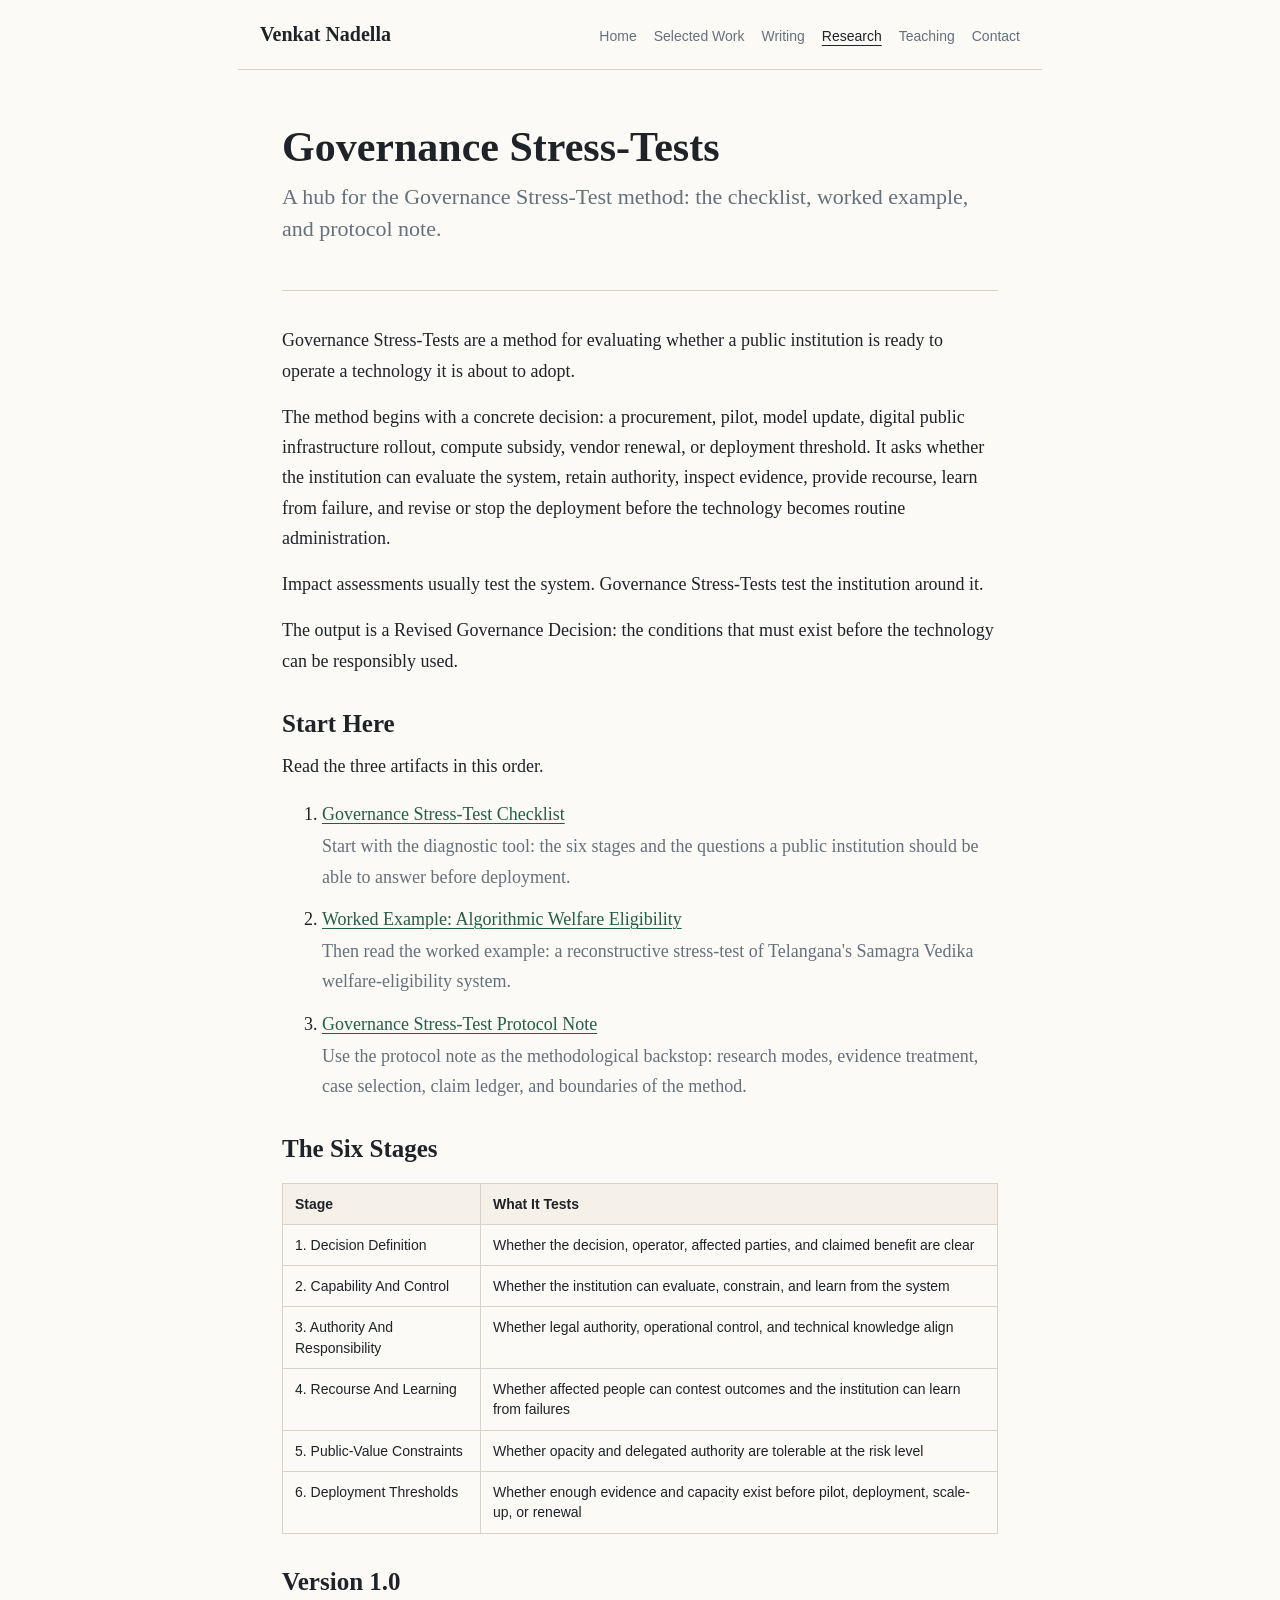
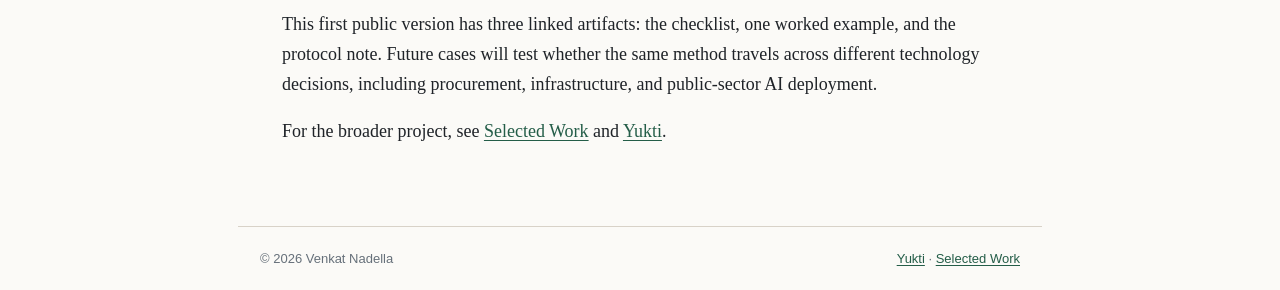
<file: governance-stress-tests/index.html>
<!doctype html>
<html lang="en">
  <head>
    <meta charset="utf-8">
    <meta name="viewport" content="width=device-width, initial-scale=1">
    <title>Governance Stress-Tests | Venkat Nadella</title>
    <meta name="description" content="A hub for the Governance Stress-Test method: the checklist, worked example, and protocol note.">
    <link rel="stylesheet" href="/style.css?v=20260722d">
  </head>
  <body>
    <header class="site-header">
      <a class="site-name" href="/">Venkat Nadella</a>
      <nav class="site-nav" aria-label="Main navigation">
        <a href="/">Home</a>
        <a href="/selected-work/">Selected Work</a>
        <a href="/writing/">Writing</a>
        <a class="active" href="/research/">Research</a>
        <a href="/teaching/">Teaching</a>
        <a href="/contact/">Contact</a>
      </nav>
    </header>

    <main class="page">
      <section class="intro">
        <h1>Governance Stress-Tests</h1>
        <p class="lede">A hub for the Governance Stress-Test method: the checklist, worked example, and protocol note.</p>
      </section>

      <article class="section longform">
        <p>Governance Stress-Tests are a method for evaluating whether a public institution is ready to operate a technology it is about to adopt.</p>
        <p>The method begins with a concrete decision: a procurement, pilot, model update, digital public infrastructure rollout, compute subsidy, vendor renewal, or deployment threshold. It asks whether the institution can evaluate the system, retain authority, inspect evidence, provide recourse, learn from failure, and revise or stop the deployment before the technology becomes routine administration.</p>
        <p>Impact assessments usually test the system. Governance Stress-Tests test the institution around it.</p>
        <p>The output is a Revised Governance Decision: the conditions that must exist before the technology can be responsibly used.</p>

        <h2>Start Here</h2>
        <p>Read the three artifacts in this order.</p>
        <ol class="sequence-list">
          <li><a href="/governance-stress-test-checklist/">Governance Stress-Test Checklist</a><span>Start with the diagnostic tool: the six stages and the questions a public institution should be able to answer before deployment.</span></li>
          <li><a href="/samagra-vedika-governance-stress-test/">Worked Example: Algorithmic Welfare Eligibility</a><span>Then read the worked example: a reconstructive stress-test of Telangana's Samagra Vedika welfare-eligibility system.</span></li>
          <li><a href="/governance-stress-test-protocol/">Governance Stress-Test Protocol Note</a><span>Use the protocol note as the methodological backstop: research modes, evidence treatment, case selection, claim ledger, and boundaries of the method.</span></li>
        </ol>

        <h2>The Six Stages</h2>
        <div class="table-wrap"><table>
          <tr><th>Stage</th><th>What It Tests</th></tr>
          <tr><td>1. Decision Definition</td><td>Whether the decision, operator, affected parties, and claimed benefit are clear</td></tr>
          <tr><td>2. Capability And Control</td><td>Whether the institution can evaluate, constrain, and learn from the system</td></tr>
          <tr><td>3. Authority And Responsibility</td><td>Whether legal authority, operational control, and technical knowledge align</td></tr>
          <tr><td>4. Recourse And Learning</td><td>Whether affected people can contest outcomes and the institution can learn from failures</td></tr>
          <tr><td>5. Public-Value Constraints</td><td>Whether opacity and delegated authority are tolerable at the risk level</td></tr>
          <tr><td>6. Deployment Thresholds</td><td>Whether enough evidence and capacity exist before pilot, deployment, scale-up, or renewal</td></tr>
        </table></div>

        <h2>Version 1.0</h2>
        <p>This first public version has three linked artifacts: the checklist, one worked example, and the protocol note. Future cases will test whether the same method travels across different technology decisions, including procurement, infrastructure, and public-sector AI deployment.</p>
        <p>For the broader project, see <a href="/selected-work/">Selected Work</a> and <a href="https://www.readyukti.com/">Yukti</a>.</p>
      </article>
    </main>

    <footer class="site-footer">
      <span>© 2026 Venkat Nadella</span>
      <span><a href="https://readyukti.com">Yukti</a> · <a href="/selected-work/">Selected Work</a></span>
    </footer>
  </body>
</html>
</file>
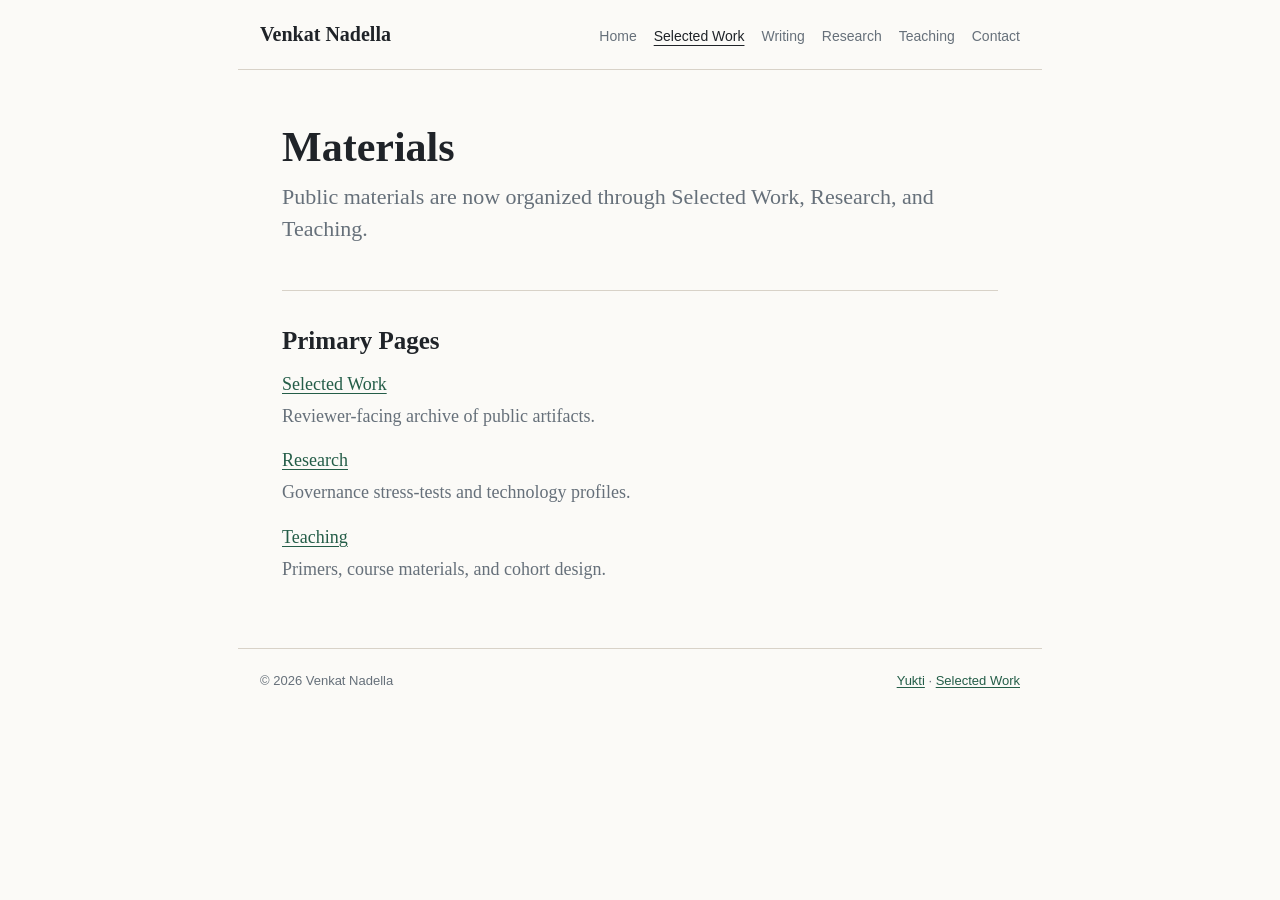
<file: materials/index.html>
<!doctype html>
<html lang="en">
  <head>
    <meta charset="utf-8">
    <meta name="viewport" content="width=device-width, initial-scale=1">
    <title>Materials | Venkat Nadella</title>
    <meta name="description" content="Public materials by Venkat Nadella.">
    <link rel="stylesheet" href="/style.css?v=20260722d">
  </head>
  <body>
    <header class="site-header">
      <a class="site-name" href="/">Venkat Nadella</a>
      <nav class="site-nav" aria-label="Main navigation">
        <a href="/">Home</a>
        <a class="active" href="/selected-work/">Selected Work</a>
        <a href="/writing/">Writing</a>
        <a href="/research/">Research</a>
        <a href="/teaching/">Teaching</a>
        <a href="/contact/">Contact</a>
      </nav>
    </header>

    <main class="page">
      <section class="intro">
        <h1>Materials</h1>
        <p class="lede">Public materials are now organized through Selected Work, Research, and Teaching.</p>
      </section>

      <section class="section">
        <h2>Primary Pages</h2>
        <ul class="link-list">
          <li><a href="/selected-work/">Selected Work</a><span>Reviewer-facing archive of public artifacts.</span></li>
          <li><a href="/research/">Research</a><span>Governance stress-tests and technology profiles.</span></li>
          <li><a href="/teaching/">Teaching</a><span>Primers, course materials, and cohort design.</span></li>
        </ul>
      </section>
    </main>

    <footer class="site-footer">
      <span>© 2026 Venkat Nadella</span>
      <span><a href="https://readyukti.com">Yukti</a> · <a href="/selected-work/">Selected Work</a></span>
    </footer>
  </body>
</html>
</file>
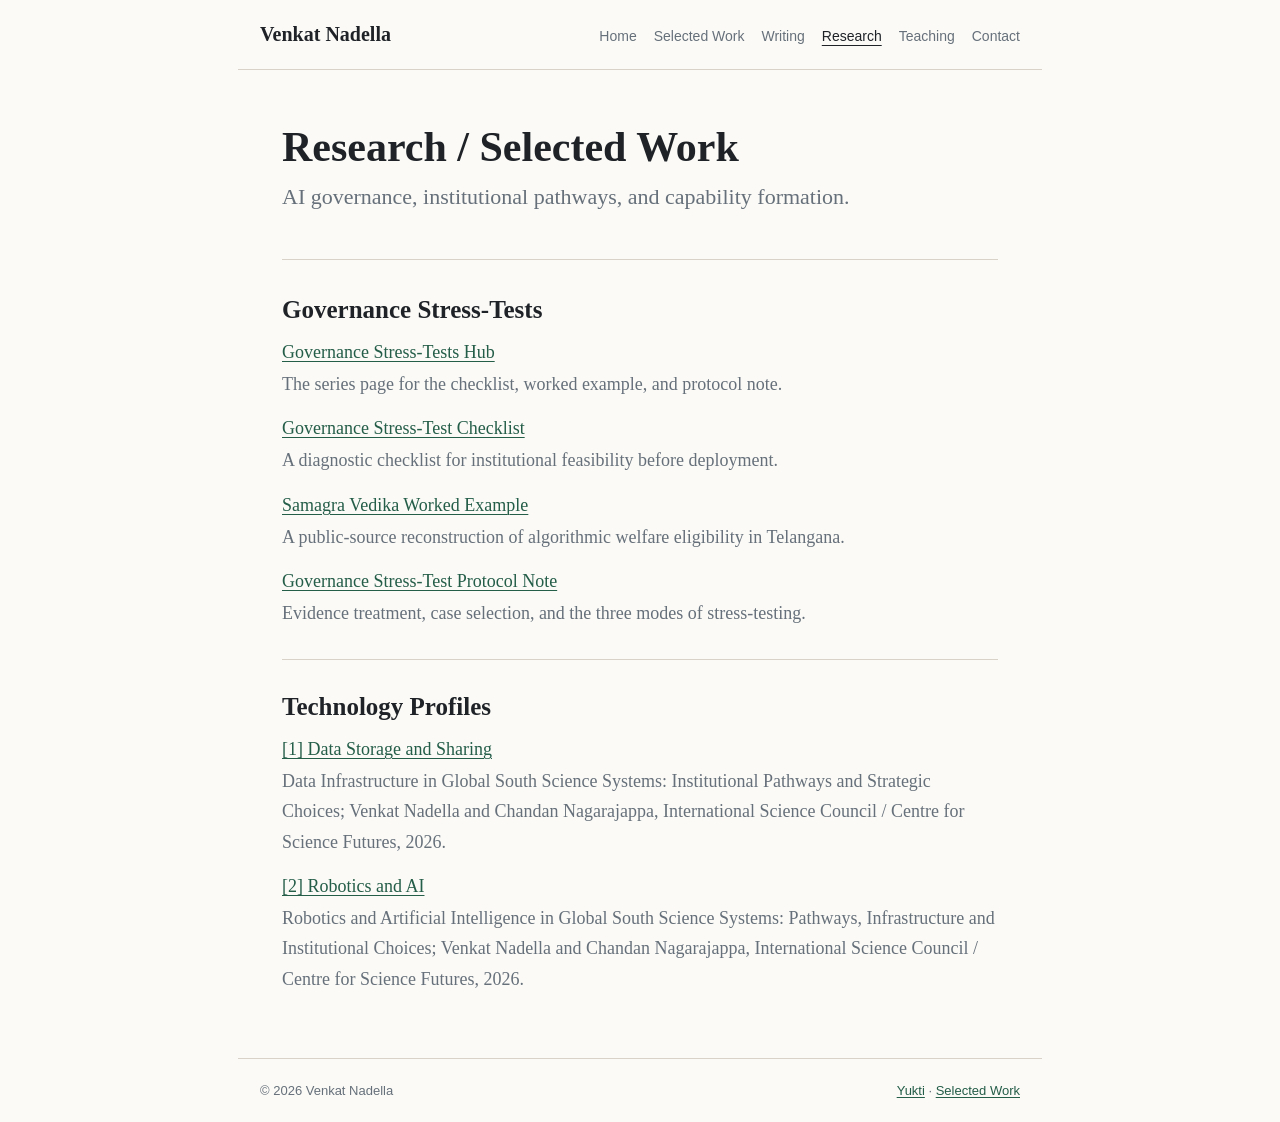
<file: research/index.html>
<!doctype html>
<html lang="en">
  <head>
    <meta charset="utf-8">
    <meta name="viewport" content="width=device-width, initial-scale=1">
    <title>Research | Venkat Nadella</title>
    <meta name="description" content="Research and selected work by Venkat Nadella.">
    <link rel="stylesheet" href="/style.css?v=20260722d">
  </head>
  <body>
    <header class="site-header">
      <a class="site-name" href="/">Venkat Nadella</a>
      <nav class="site-nav" aria-label="Main navigation">
        <a href="/">Home</a>
        <a href="/selected-work/">Selected Work</a>
        <a href="/writing/">Writing</a>
        <a class="active" href="/research/">Research</a>
        <a href="/teaching/">Teaching</a>
        <a href="/contact/">Contact</a>
      </nav>
    </header>

    <main class="page">
      <section class="intro">
        <h1>Research / Selected Work</h1>
        <p class="lede">AI governance, institutional pathways, and capability formation.</p>
      </section>

      <section class="section">
        <h2>Governance Stress-Tests</h2>
        <ul class="link-list">
          <li><a href="/governance-stress-tests/">Governance Stress-Tests Hub</a><span>The series page for the checklist, worked example, and protocol note.</span></li>
          <li><a href="/governance-stress-test-checklist/">Governance Stress-Test Checklist</a><span>A diagnostic checklist for institutional feasibility before deployment.</span></li>
          <li><a href="/samagra-vedika-governance-stress-test/">Samagra Vedika Worked Example</a><span>A public-source reconstruction of algorithmic welfare eligibility in Telangana.</span></li>
          <li><a href="/governance-stress-test-protocol/">Governance Stress-Test Protocol Note</a><span>Evidence treatment, case selection, and the three modes of stress-testing.</span></li>
        </ul>
      </section>

      <section class="section">
        <h2>Technology Profiles</h2>
        <ul class="link-list">
          <li><a href="https://council.science/wp-content/uploads/2026/06/SSF-Technology-profile-Data-storage-and-sharing-v3.pdf">[1] Data Storage and Sharing</a><span>Data Infrastructure in Global South Science Systems: Institutional Pathways and Strategic Choices; Venkat Nadella and Chandan Nagarajappa, International Science Council / Centre for Science Futures, 2026.</span></li>
          <li><a href="https://council.science/wp-content/uploads/2026/06/SSF-Technology-profile-Robotics-and-AI-v3.pdf">[2] Robotics and AI</a><span>Robotics and Artificial Intelligence in Global South Science Systems: Pathways, Infrastructure and Institutional Choices; Venkat Nadella and Chandan Nagarajappa, International Science Council / Centre for Science Futures, 2026.</span></li>
        </ul>
      </section>
    </main>

    <footer class="site-footer">
      <span>© 2026 Venkat Nadella</span>
      <span><a href="https://readyukti.com">Yukti</a> · <a href="/selected-work/">Selected Work</a></span>
    </footer>
  </body>
</html>
</file>
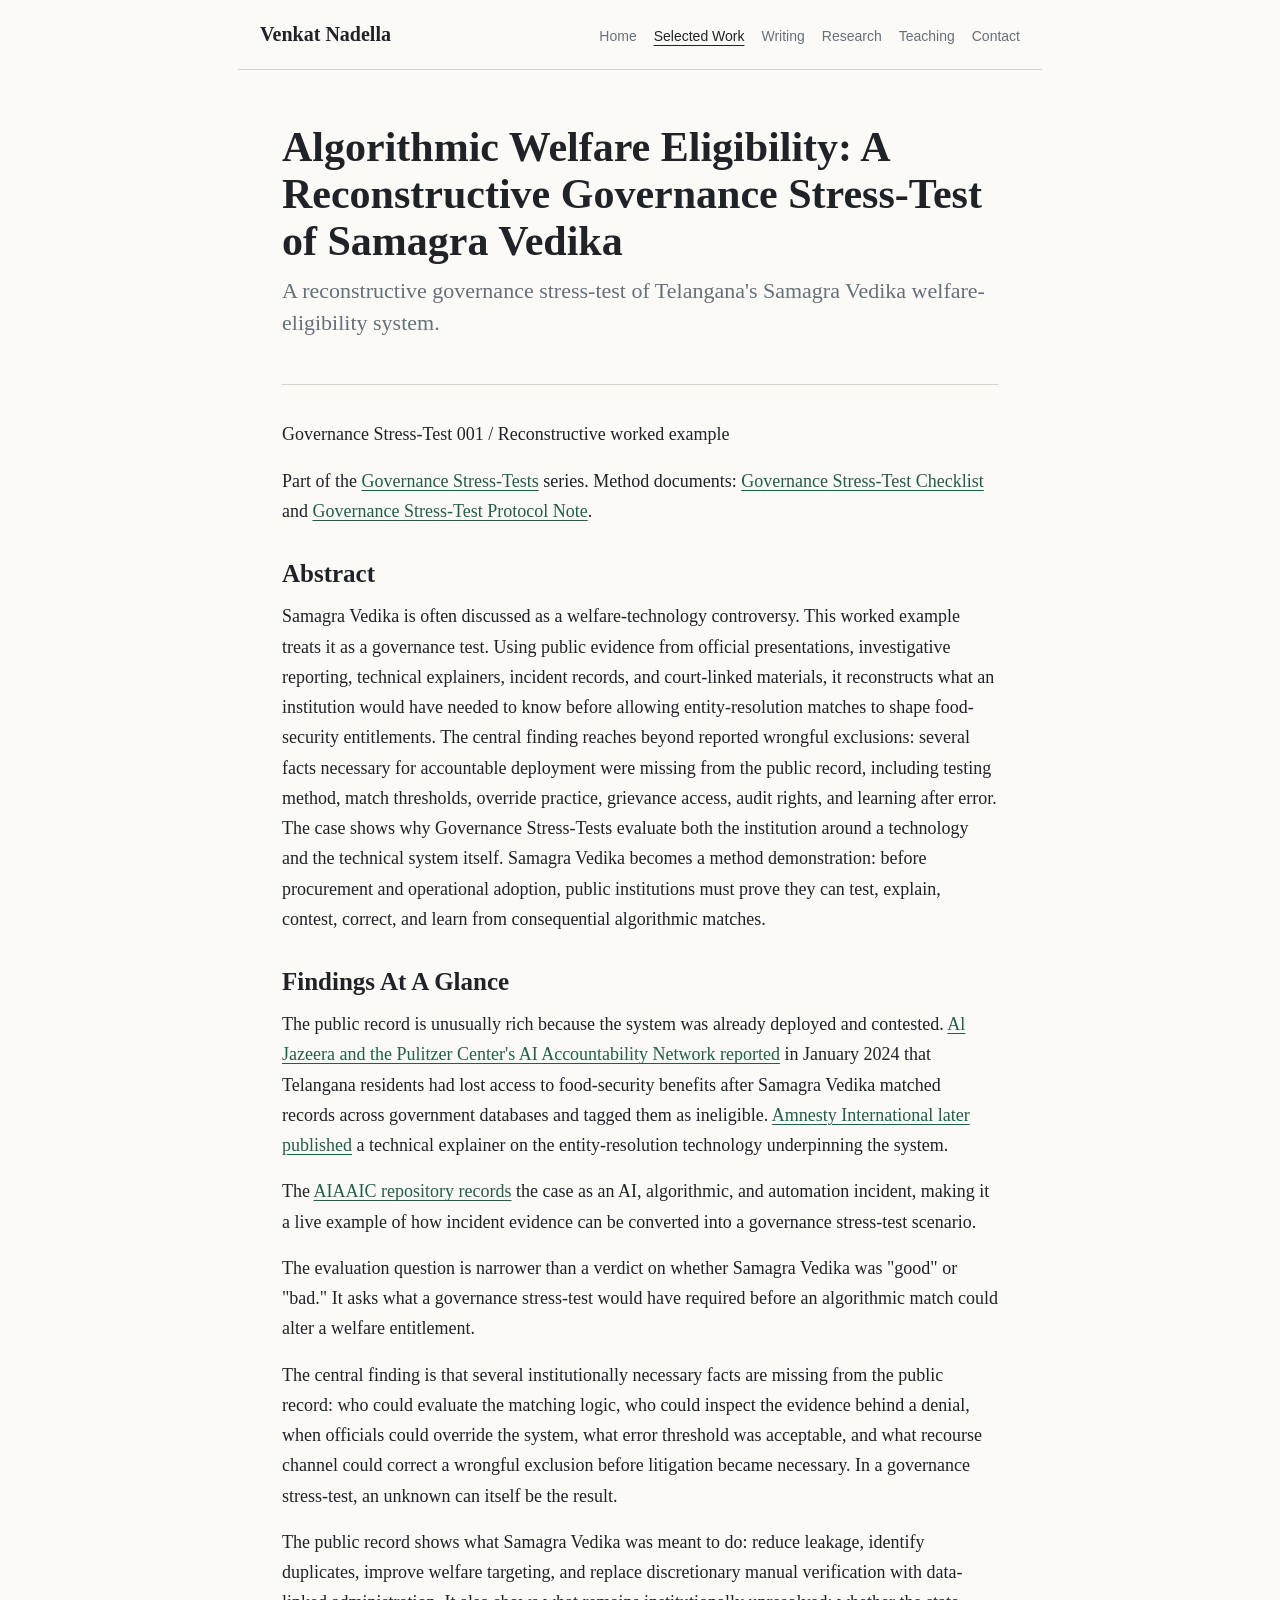
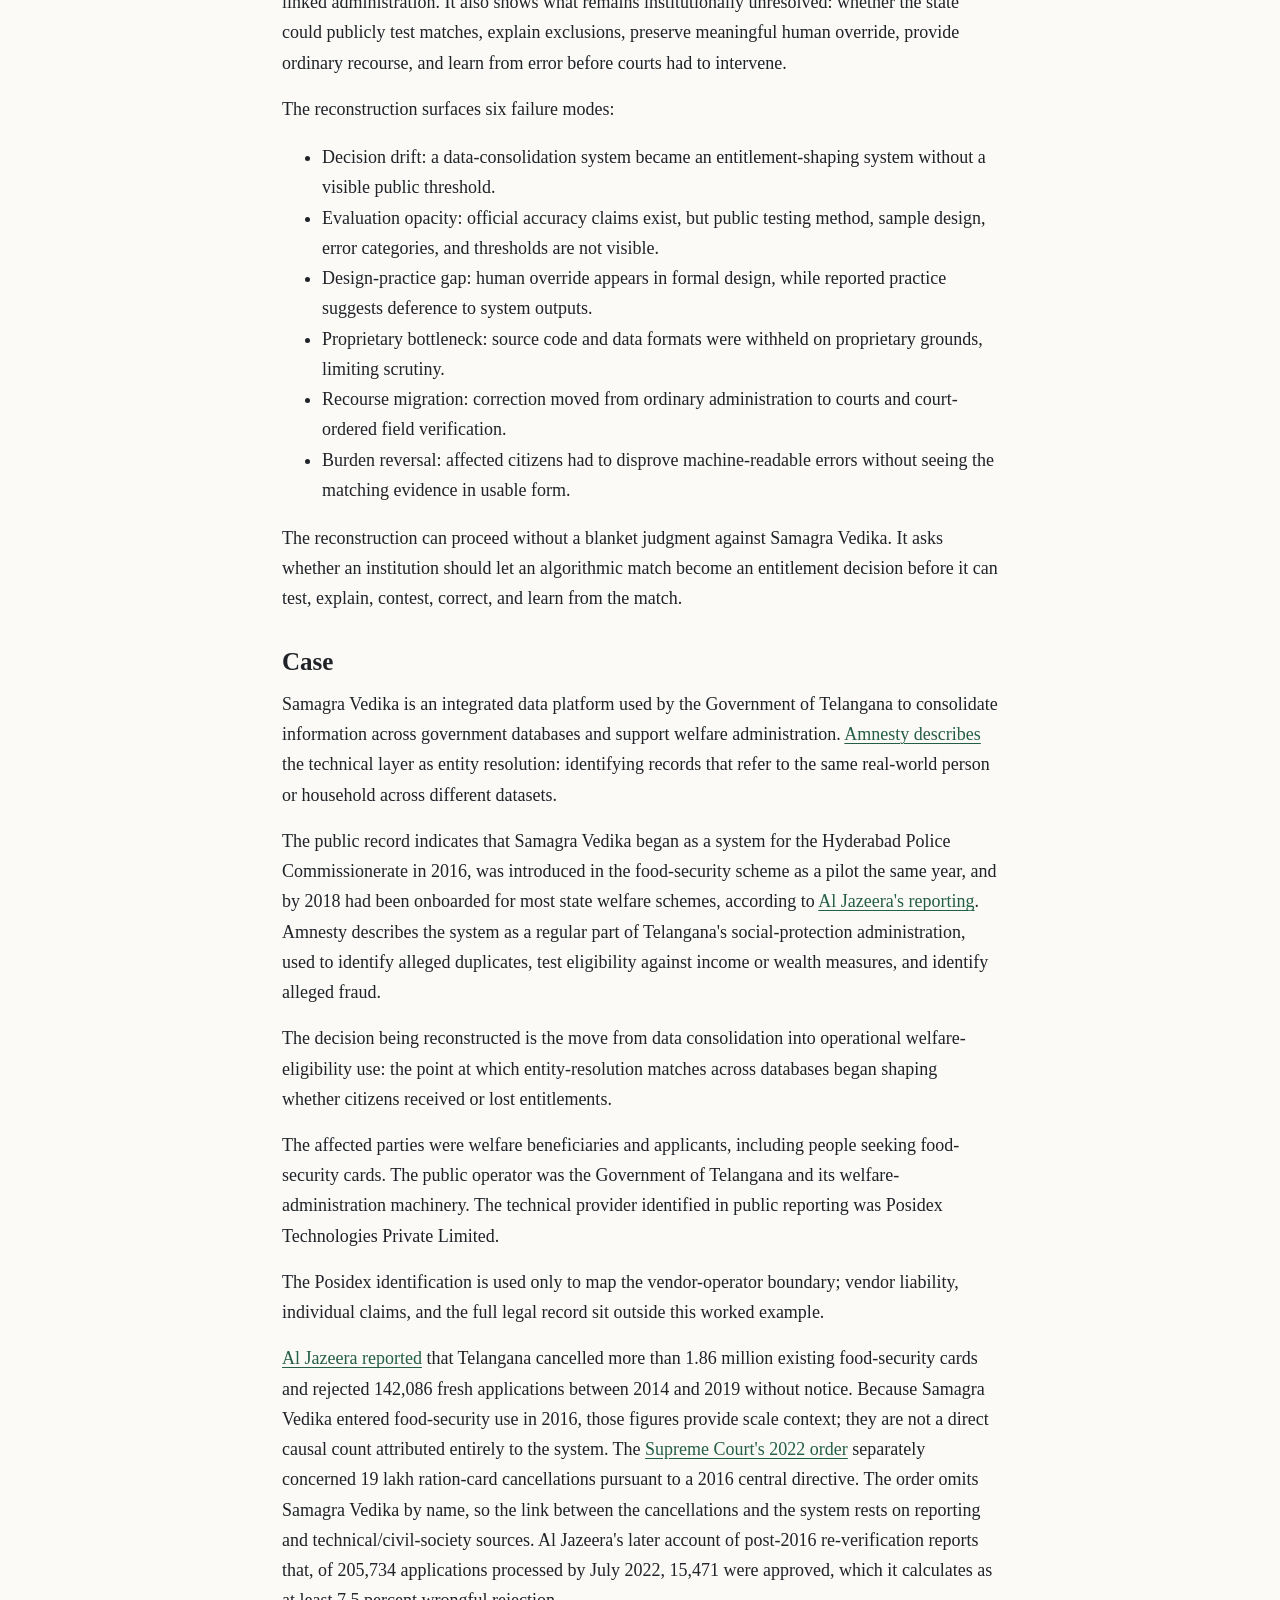
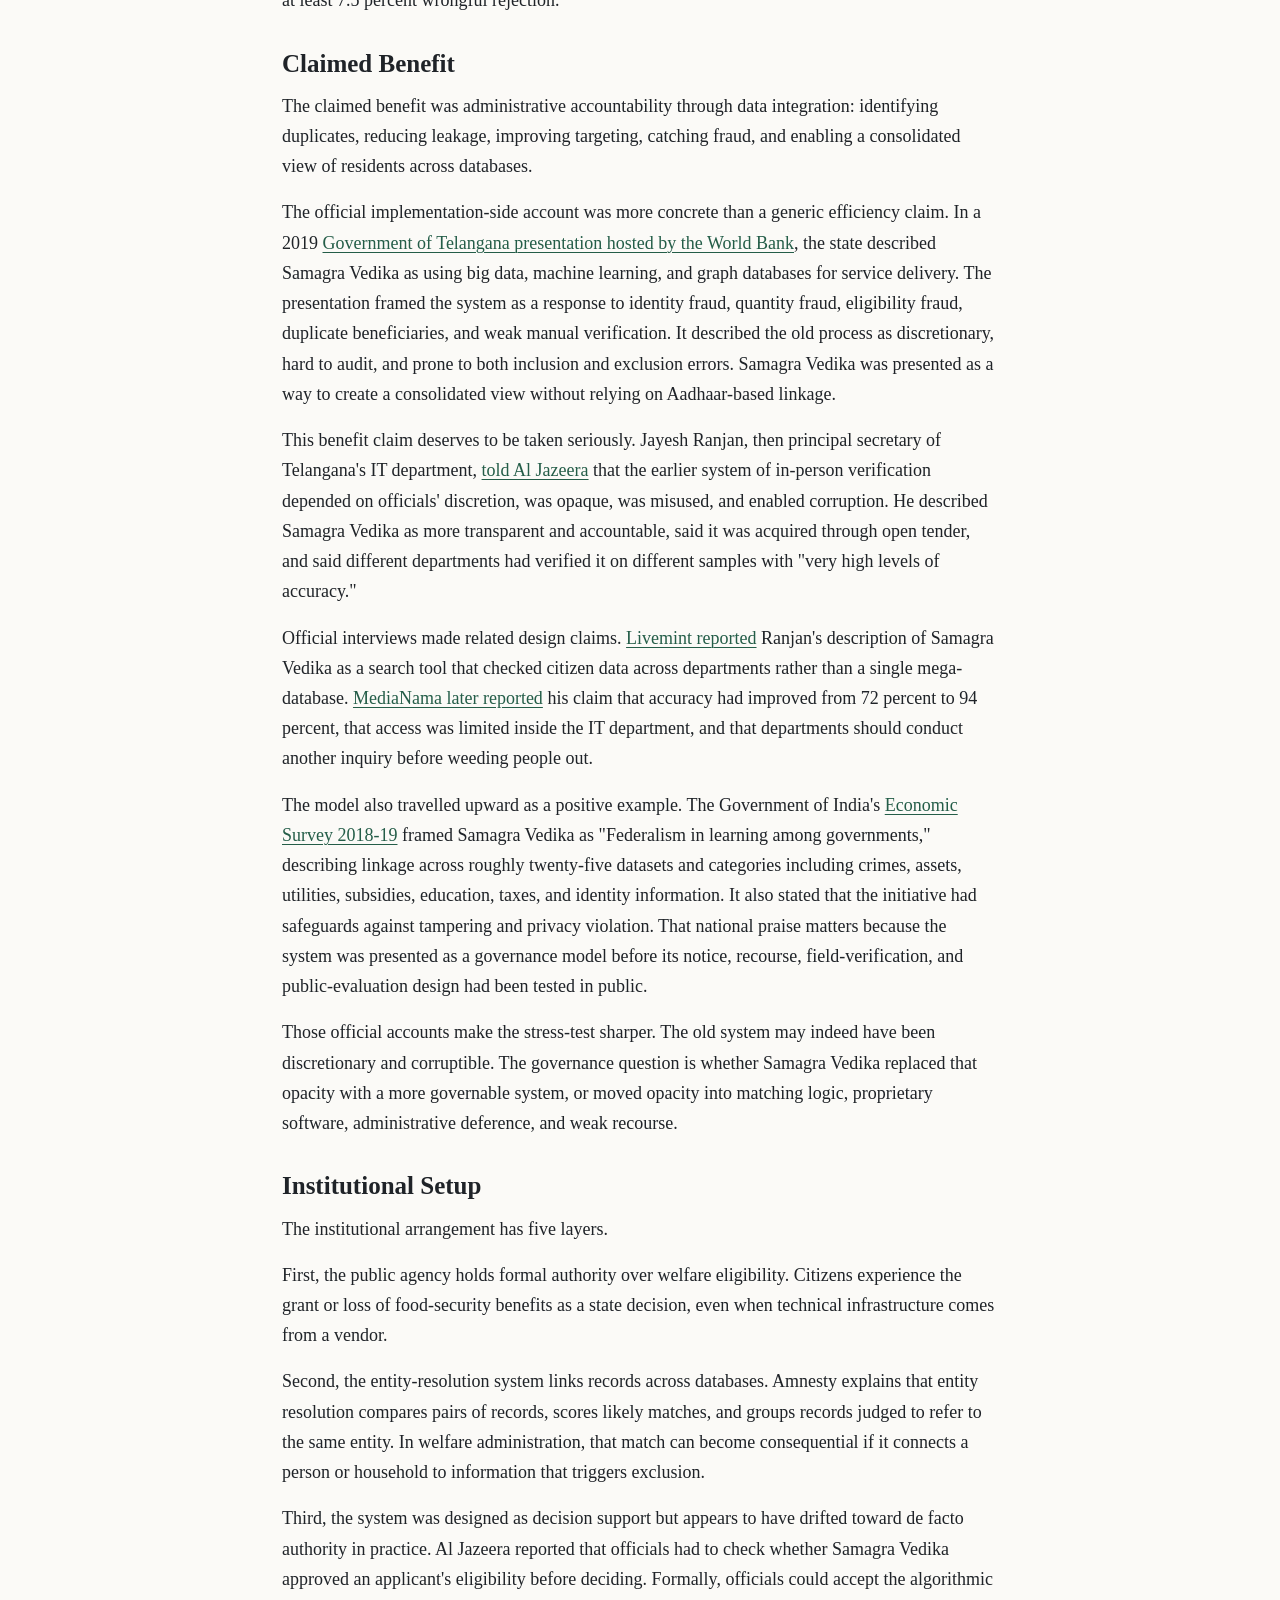
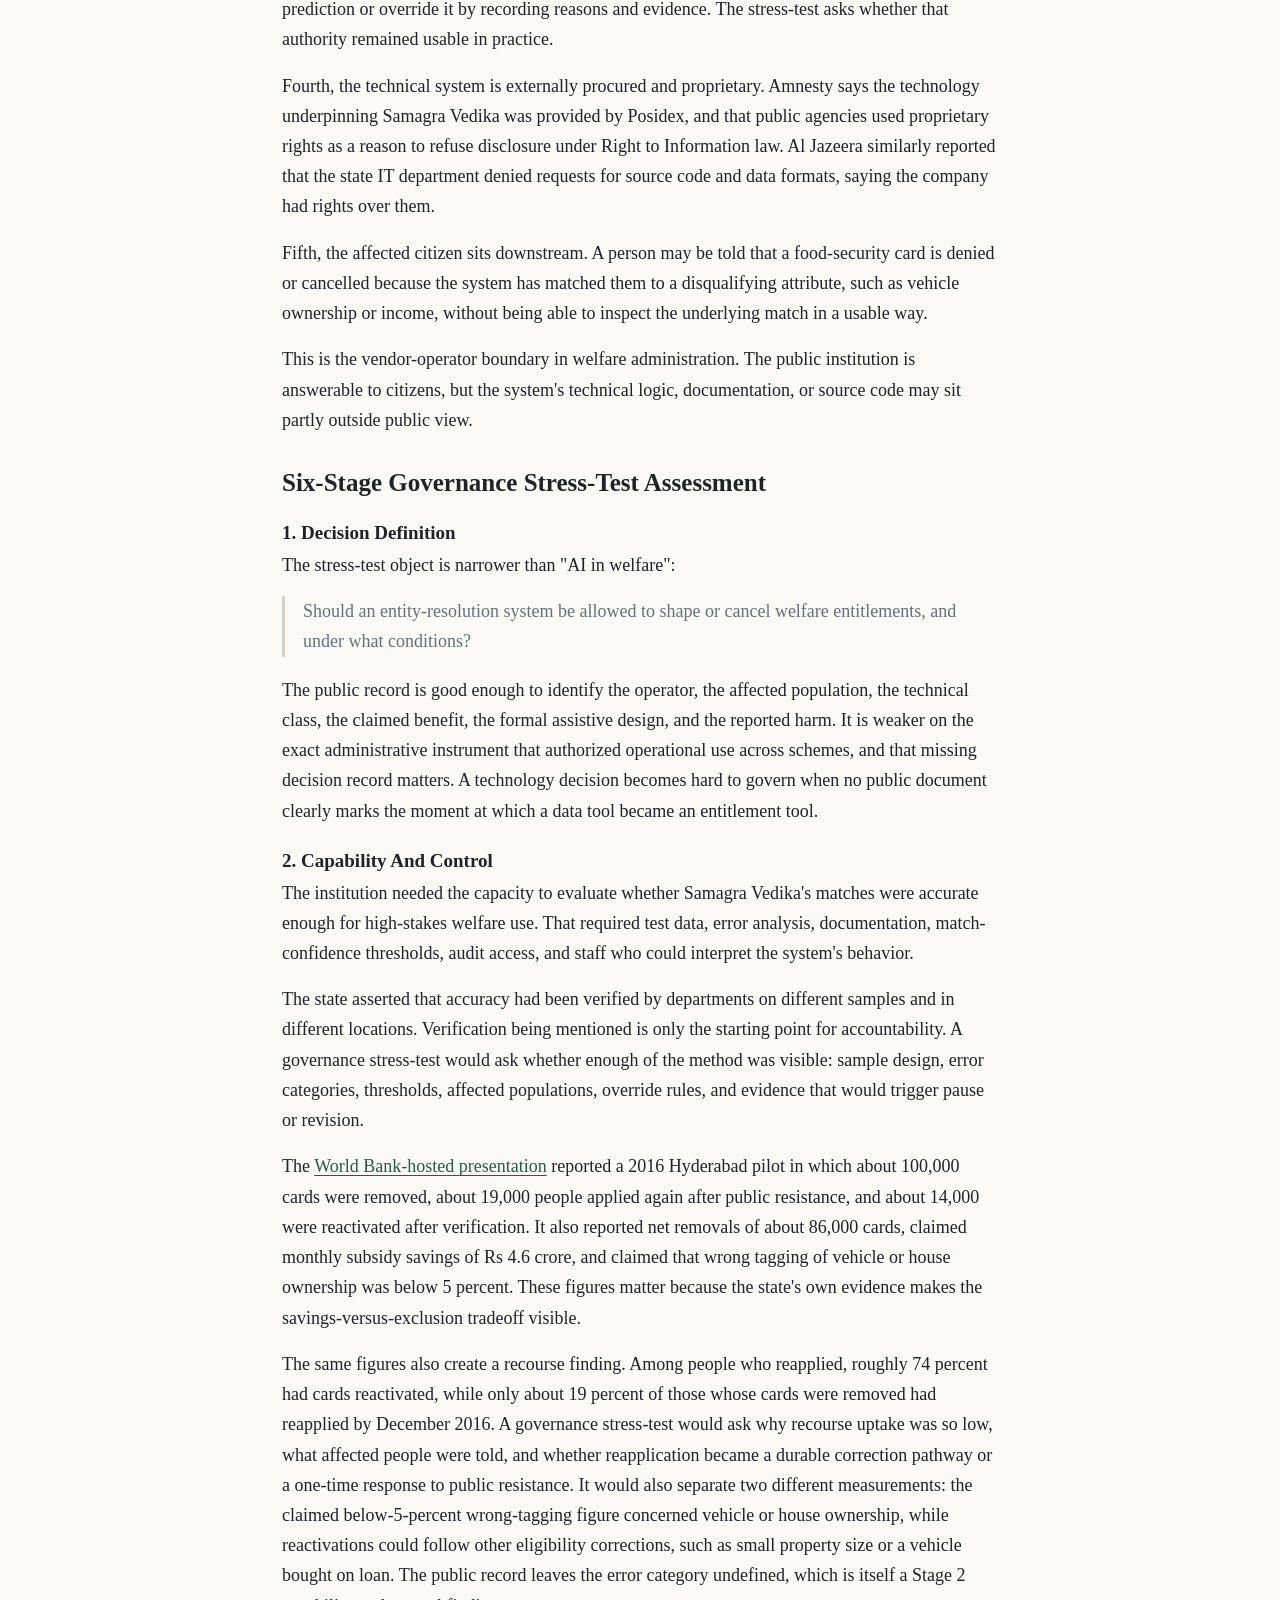
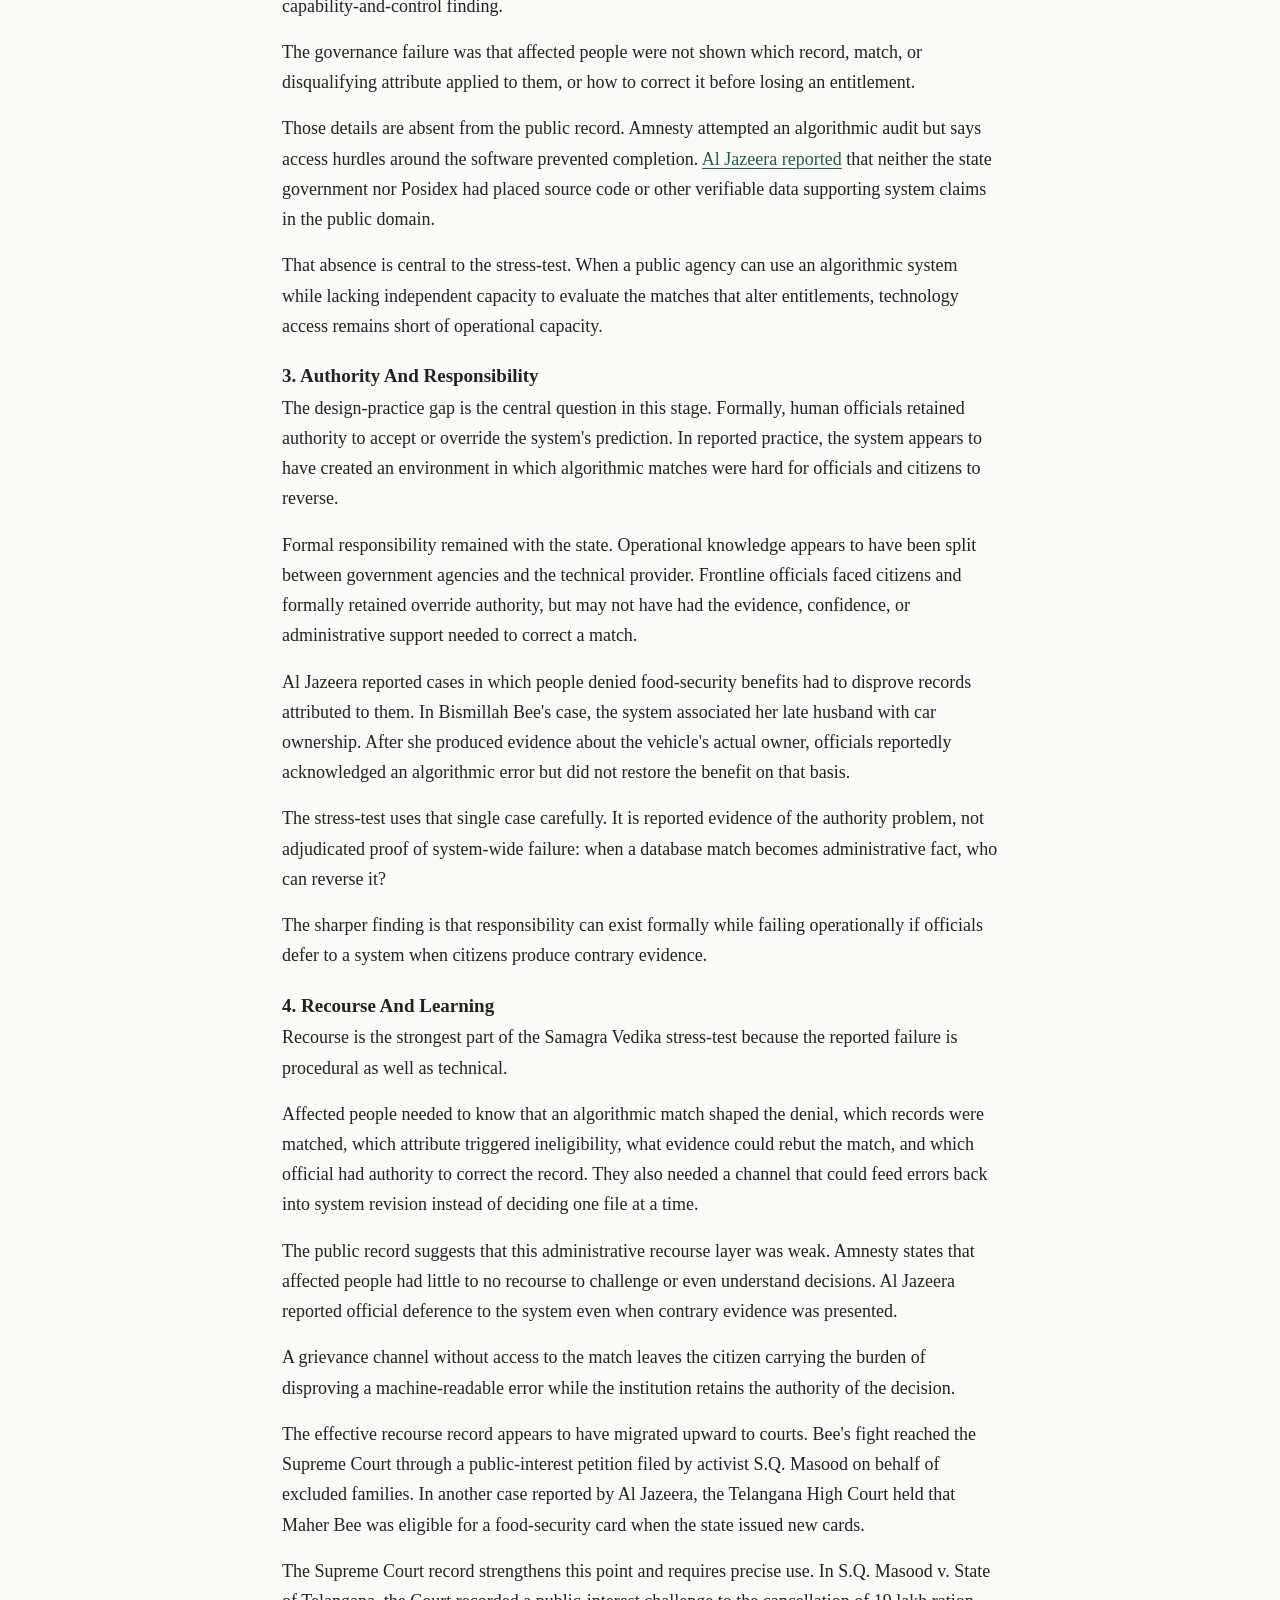
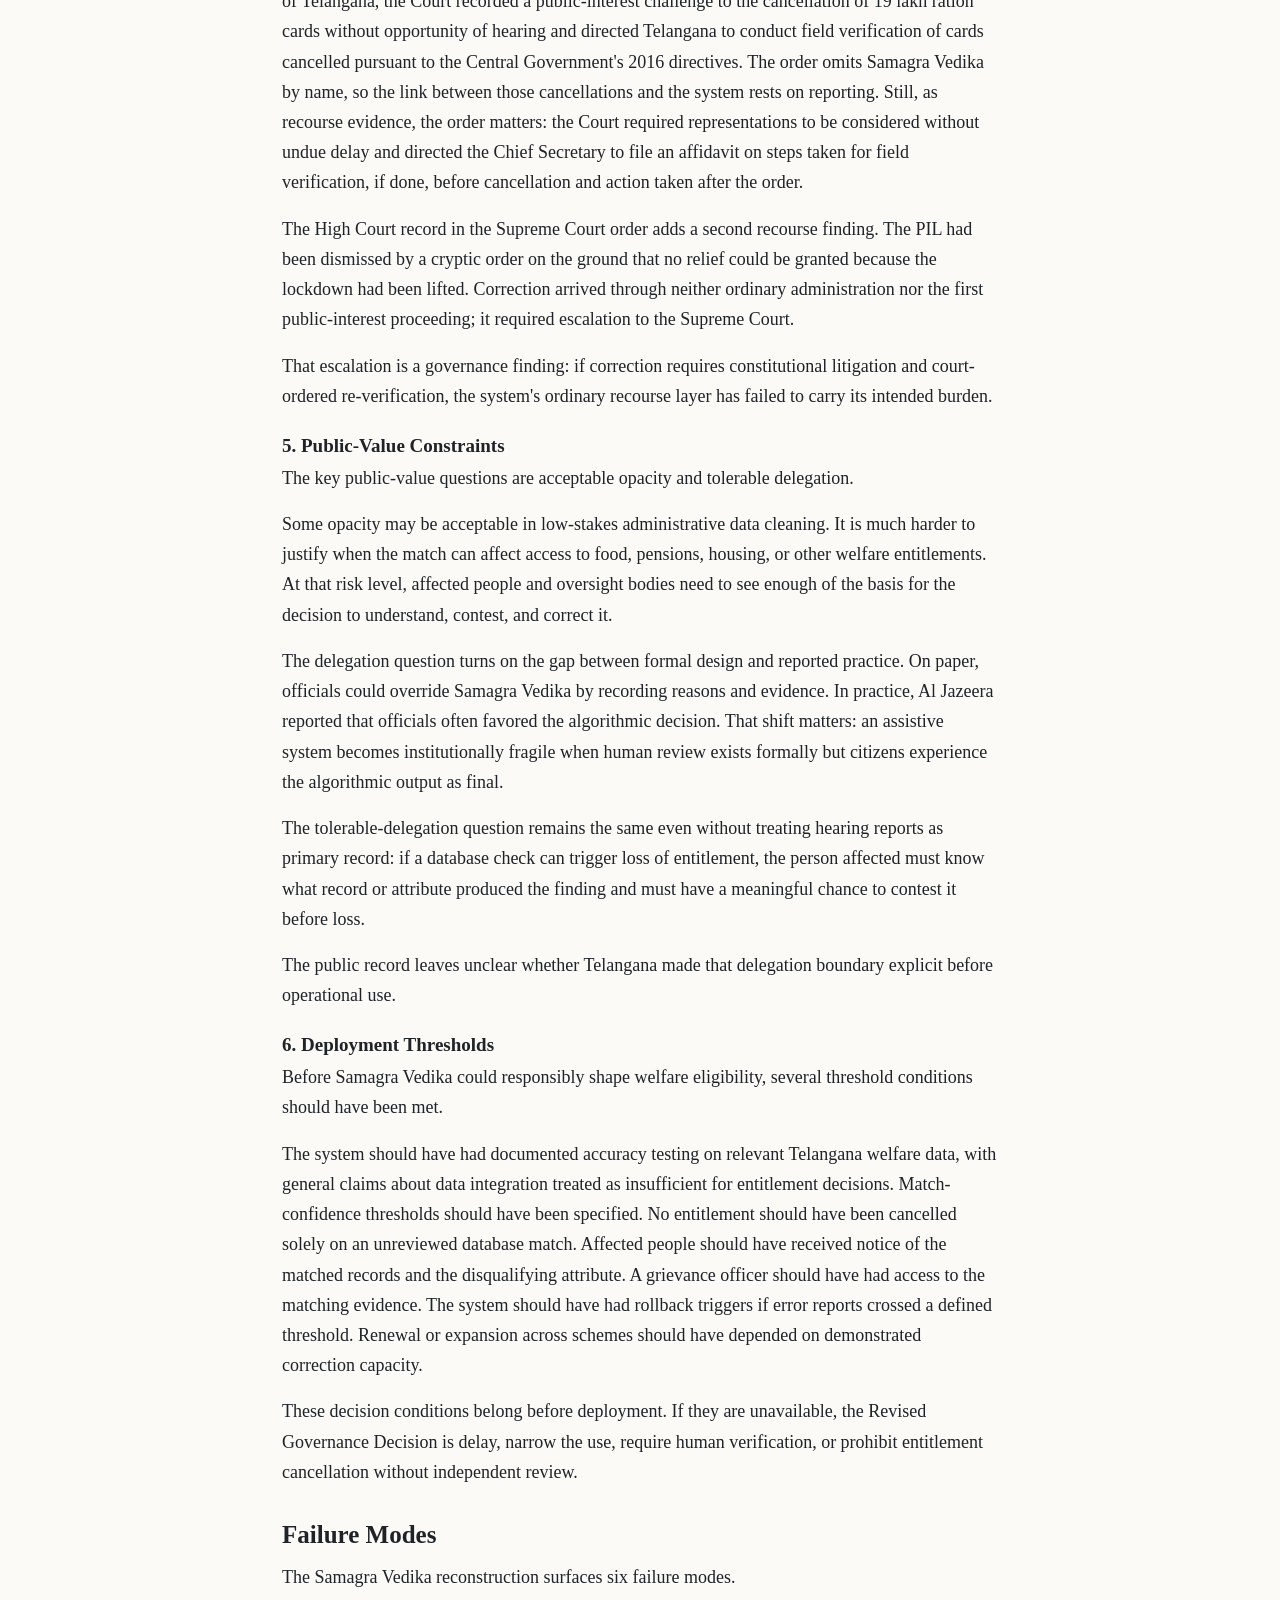
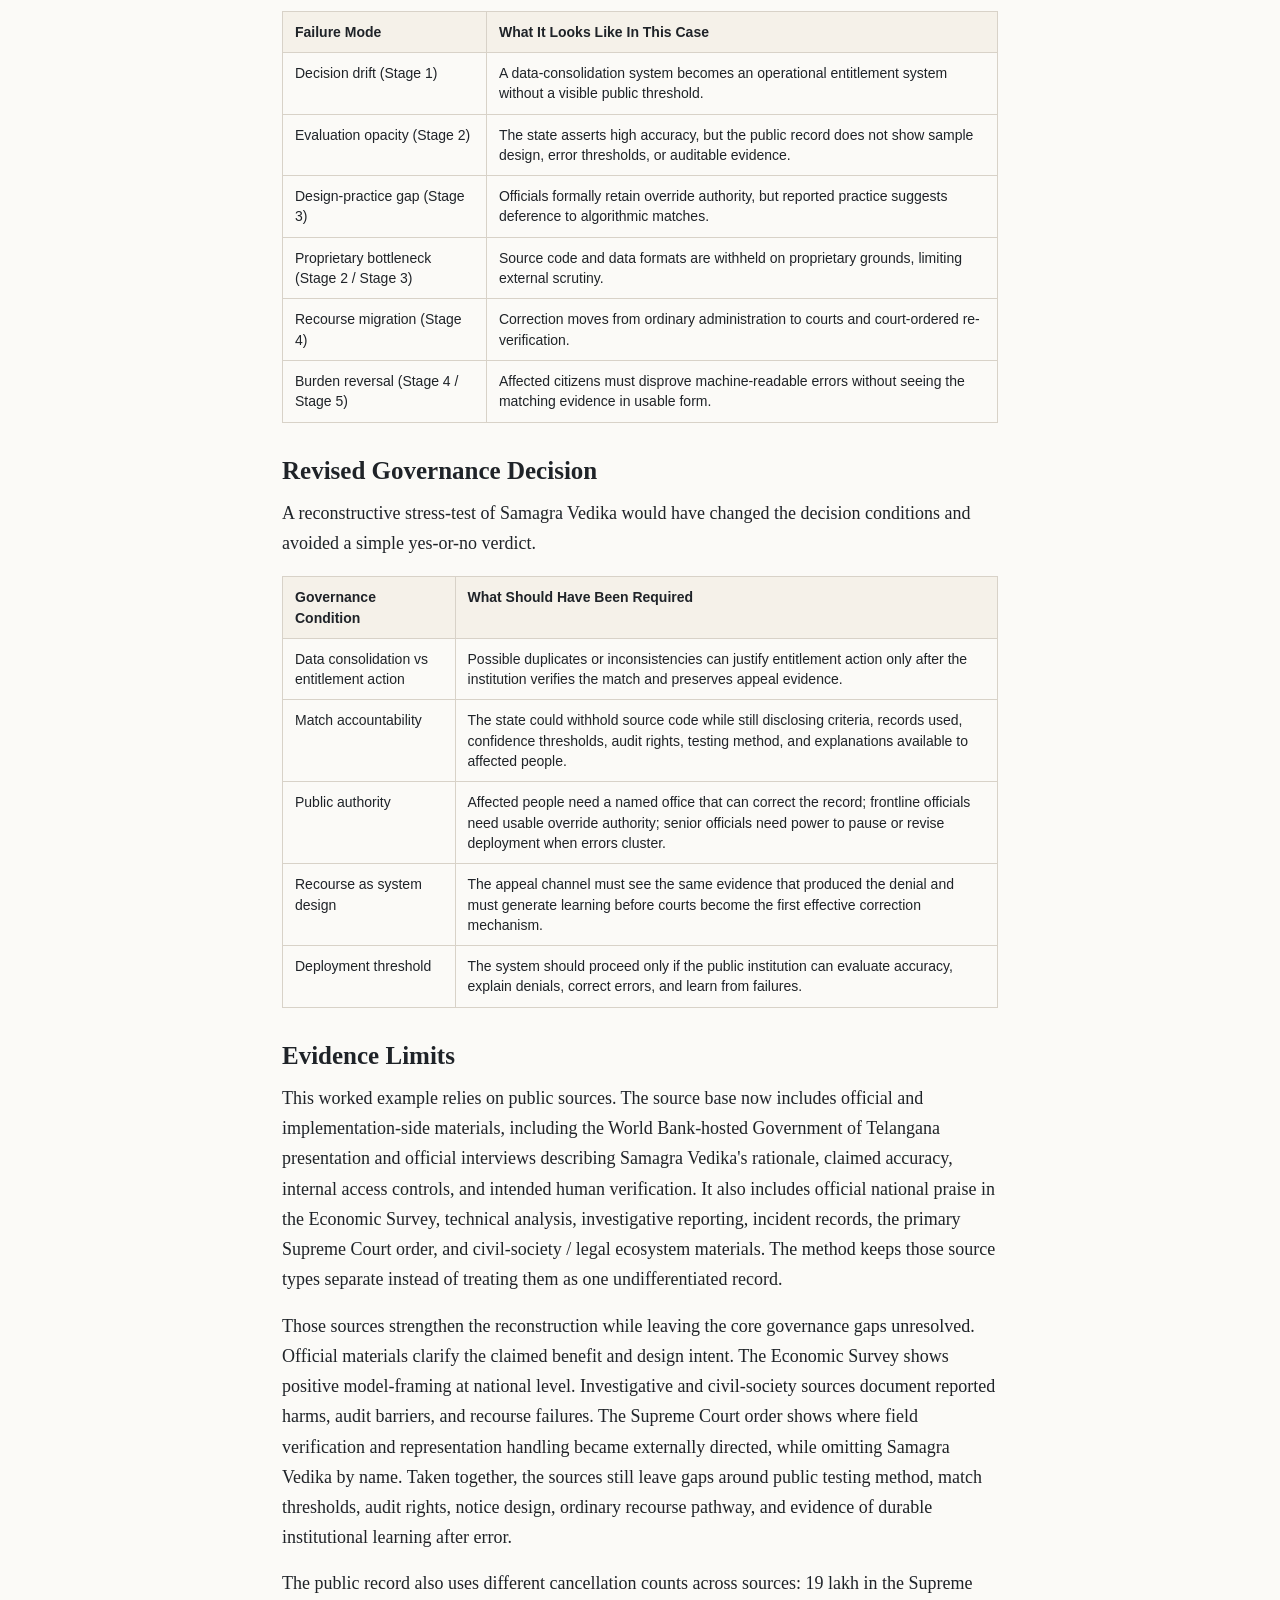
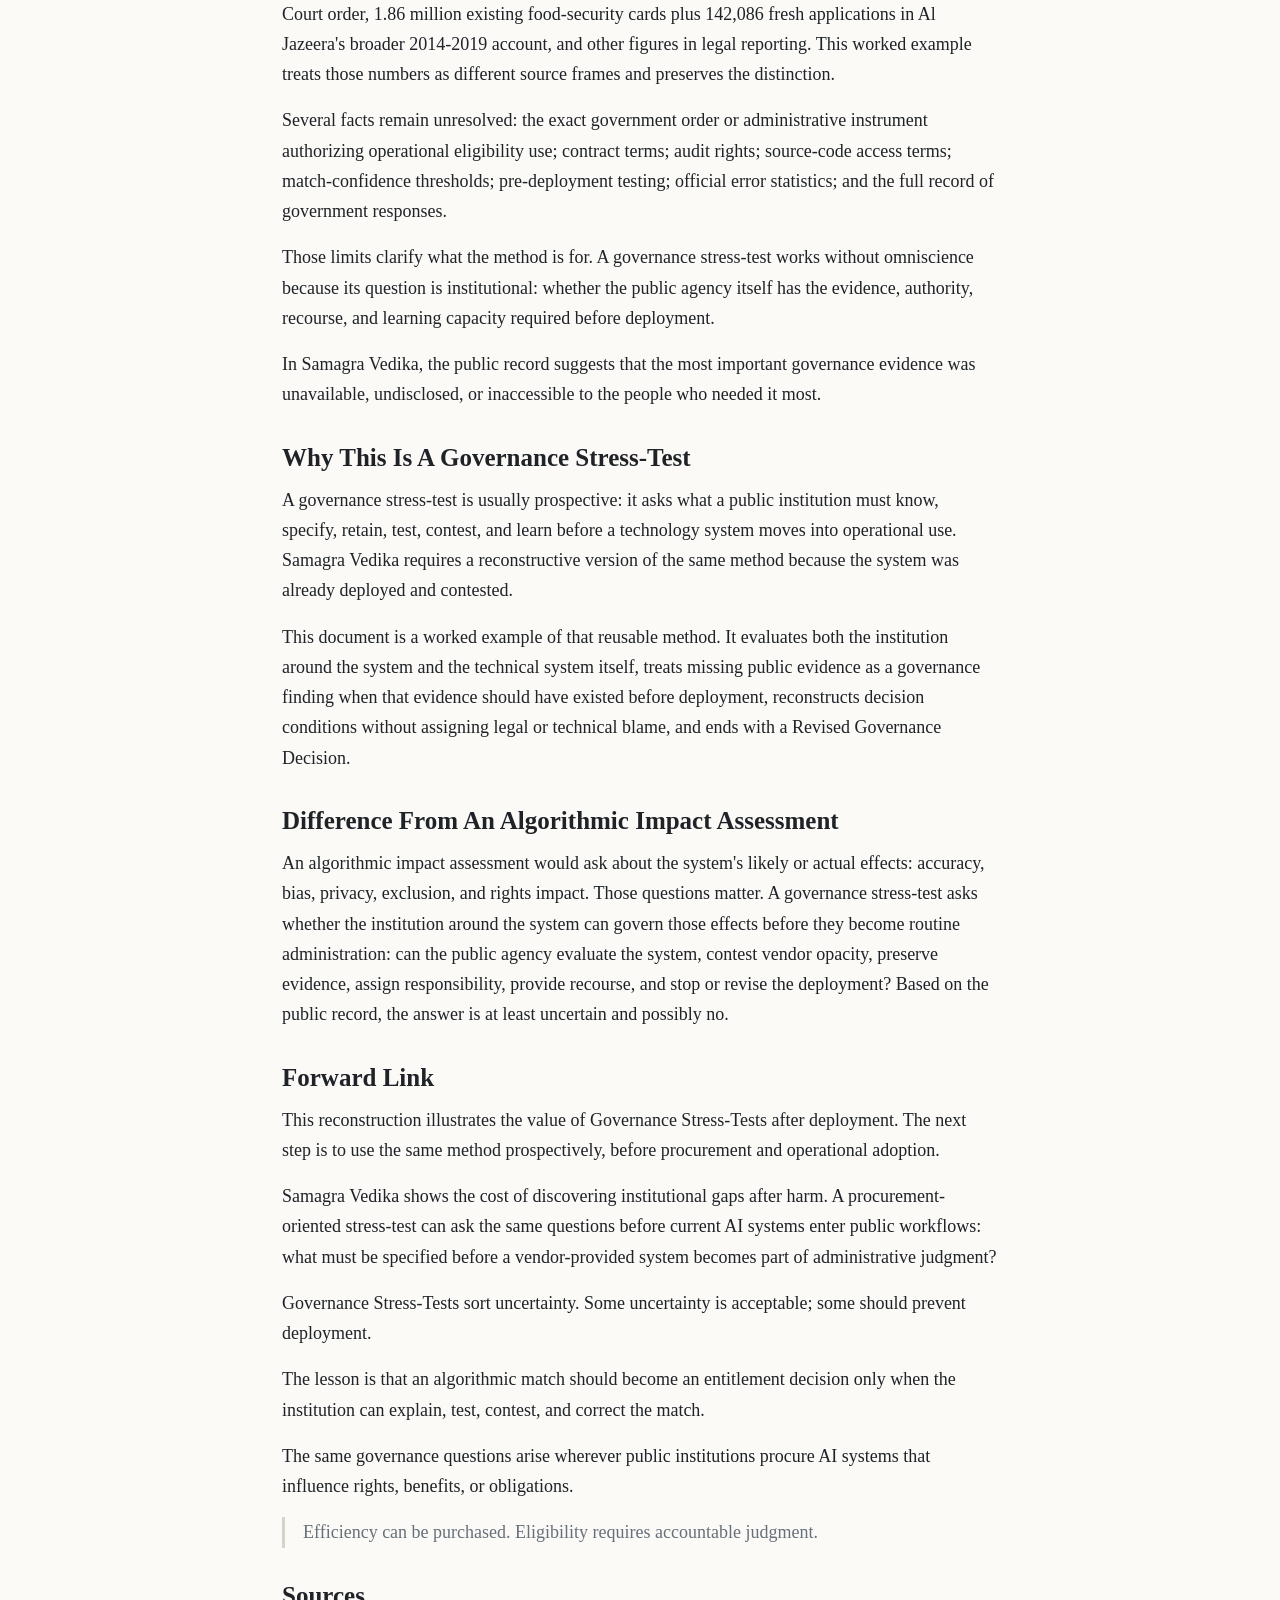
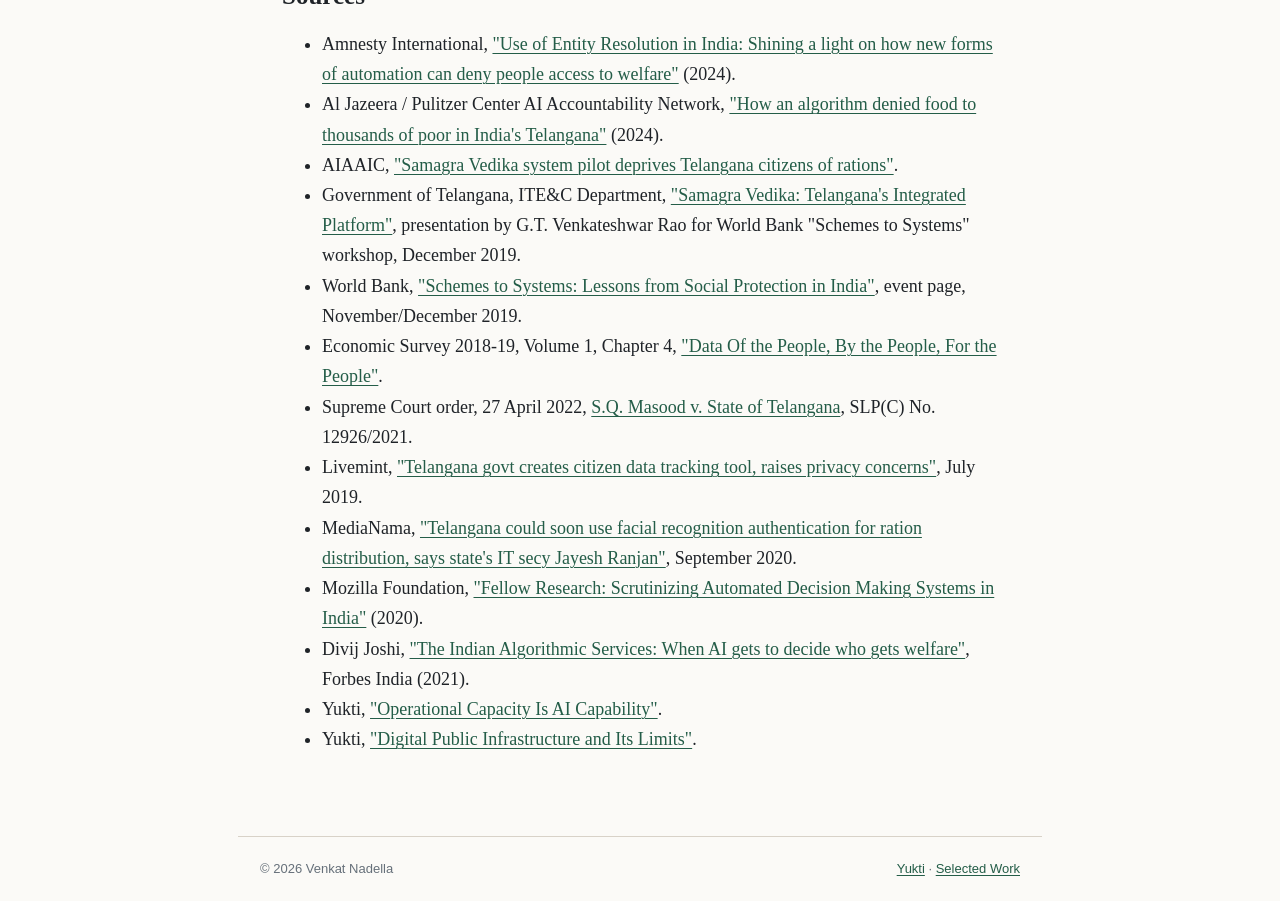
<file: samagra-vedika-governance-stress-test/index.html>
<!doctype html>
<html lang="en">
  <head>
    <meta charset="utf-8">
    <meta name="viewport" content="width=device-width, initial-scale=1">
    <title>Algorithmic Welfare Eligibility: A Reconstructive Governance Stress-Test of Samagra Vedika | Venkat Nadella</title>
    <meta name="description" content="A reconstructive governance stress-test of Telangana&#x27;s Samagra Vedika welfare-eligibility system.">
    <link rel="stylesheet" href="/style.css?v=20260722d">
  </head>
  <body>
    <header class="site-header">
      <a class="site-name" href="/">Venkat Nadella</a>
      <nav class="site-nav" aria-label="Main navigation">
        <a href="/">Home</a>
        <a class="active" href="/selected-work/">Selected Work</a>
        <a href="/writing/">Writing</a>
        <a href="/research/">Research</a>
        <a href="/teaching/">Teaching</a>
        <a href="/contact/">Contact</a>
      </nav>
    </header>

    <main class="page">
      <section class="intro">
        <h1>Algorithmic Welfare Eligibility: A Reconstructive Governance Stress-Test of Samagra Vedika</h1>
        <p class="lede">A reconstructive governance stress-test of Telangana&#x27;s Samagra Vedika welfare-eligibility system.</p>
      </section>
      <article class="section longform">
        <p>Governance Stress-Test 001 / Reconstructive worked example</p>
<p>Part of the <a href="https://venkatnadella.com/governance-stress-tests/">Governance Stress-Tests</a> series. Method documents: <a href="https://venkatnadella.com/governance-stress-test-checklist/">Governance Stress-Test Checklist</a> and <a href="https://venkatnadella.com/governance-stress-test-protocol/">Governance Stress-Test Protocol Note</a>.</p>
<h2>Abstract</h2>
<p>Samagra Vedika is often discussed as a welfare-technology controversy. This worked example treats it as a governance test. Using public evidence from official presentations, investigative reporting, technical explainers, incident records, and court-linked materials, it reconstructs what an institution would have needed to know before allowing entity-resolution matches to shape food-security entitlements. The central finding reaches beyond reported wrongful exclusions: several facts necessary for accountable deployment were missing from the public record, including testing method, match thresholds, override practice, grievance access, audit rights, and learning after error. The case shows why Governance Stress-Tests evaluate both the institution around a technology and the technical system itself. Samagra Vedika becomes a method demonstration: before procurement and operational adoption, public institutions must prove they can test, explain, contest, correct, and learn from consequential algorithmic matches.</p>
<h2>Findings At A Glance</h2>
<p>The public record is unusually rich because the system was already deployed and contested. <a href="https://www.aljazeera.com/economy/2024/1/24/how-an-algorithm-denied-food-to-thousands-of-poor-in-indias-telangana">Al Jazeera and the Pulitzer Center&#x27;s AI Accountability Network reported</a> in January 2024 that Telangana residents had lost access to food-security benefits after Samagra Vedika matched records across government databases and tagged them as ineligible. <a href="https://www.amnesty.org/en/latest/research/2024/04/entity-resolution-in-indias-welfare-digitalization/">Amnesty International later published</a> a technical explainer on the entity-resolution technology underpinning the system.</p>
<p>The <a href="https://www.aiaaic.org/aiaaic-repository/ai-algorithmic-and-automation-incidents/samagra-vedika-system-pilot-deprives-citizens-of-rations">AIAAIC repository records</a> the case as an AI, algorithmic, and automation incident, making it a live example of how incident evidence can be converted into a governance stress-test scenario.</p>
<p>The evaluation question is narrower than a verdict on whether Samagra Vedika was &quot;good&quot; or &quot;bad.&quot; It asks what a governance stress-test would have required before an algorithmic match could alter a welfare entitlement.</p>
<p>The central finding is that several institutionally necessary facts are missing from the public record: who could evaluate the matching logic, who could inspect the evidence behind a denial, when officials could override the system, what error threshold was acceptable, and what recourse channel could correct a wrongful exclusion before litigation became necessary. In a governance stress-test, an unknown can itself be the result.</p>
<p>The public record shows what Samagra Vedika was meant to do: reduce leakage, identify duplicates, improve welfare targeting, and replace discretionary manual verification with data-linked administration. It also shows what remains institutionally unresolved: whether the state could publicly test matches, explain exclusions, preserve meaningful human override, provide ordinary recourse, and learn from error before courts had to intervene.</p>
<p>The reconstruction surfaces six failure modes:</p>
<ul>
<li>Decision drift: a data-consolidation system became an entitlement-shaping system without a visible public threshold.</li>
<li>Evaluation opacity: official accuracy claims exist, but public testing method, sample design, error categories, and thresholds are not visible.</li>
<li>Design-practice gap: human override appears in formal design, while reported practice suggests deference to system outputs.</li>
<li>Proprietary bottleneck: source code and data formats were withheld on proprietary grounds, limiting scrutiny.</li>
<li>Recourse migration: correction moved from ordinary administration to courts and court-ordered field verification.</li>
<li>Burden reversal: affected citizens had to disprove machine-readable errors without seeing the matching evidence in usable form.</li>
</ul>
<p>The reconstruction can proceed without a blanket judgment against Samagra Vedika. It asks whether an institution should let an algorithmic match become an entitlement decision before it can test, explain, contest, correct, and learn from the match.</p>
<h2>Case</h2>
<p>Samagra Vedika is an integrated data platform used by the Government of Telangana to consolidate information across government databases and support welfare administration. <a href="https://www.amnesty.org/en/latest/research/2024/04/entity-resolution-in-indias-welfare-digitalization/">Amnesty describes</a> the technical layer as entity resolution: identifying records that refer to the same real-world person or household across different datasets.</p>
<p>The public record indicates that Samagra Vedika began as a system for the Hyderabad Police Commissionerate in 2016, was introduced in the food-security scheme as a pilot the same year, and by 2018 had been onboarded for most state welfare schemes, according to <a href="https://www.aljazeera.com/economy/2024/1/24/how-an-algorithm-denied-food-to-thousands-of-poor-in-indias-telangana">Al Jazeera&#x27;s reporting</a>. Amnesty describes the system as a regular part of Telangana's social-protection administration, used to identify alleged duplicates, test eligibility against income or wealth measures, and identify alleged fraud.</p>
<p>The decision being reconstructed is the move from data consolidation into operational welfare-eligibility use: the point at which entity-resolution matches across databases began shaping whether citizens received or lost entitlements.</p>
<p>The affected parties were welfare beneficiaries and applicants, including people seeking food-security cards. The public operator was the Government of Telangana and its welfare-administration machinery. The technical provider identified in public reporting was Posidex Technologies Private Limited.</p>
<p>The Posidex identification is used only to map the vendor-operator boundary; vendor liability, individual claims, and the full legal record sit outside this worked example.</p>
<p><a href="https://www.aljazeera.com/economy/2024/1/24/how-an-algorithm-denied-food-to-thousands-of-poor-in-indias-telangana">Al Jazeera reported</a> that Telangana cancelled more than 1.86 million existing food-security cards and rejected 142,086 fresh applications between 2014 and 2019 without notice. Because Samagra Vedika entered food-security use in 2016, those figures provide scale context; they are not a direct causal count attributed entirely to the system. The <a href="https://www.livelaw.in/pdf_upload/1788520215235346order27-apr-2022-416283.pdf">Supreme Court&#x27;s 2022 order</a> separately concerned 19 lakh ration-card cancellations pursuant to a 2016 central directive. The order omits Samagra Vedika by name, so the link between the cancellations and the system rests on reporting and technical/civil-society sources. Al Jazeera's later account of post-2016 re-verification reports that, of 205,734 applications processed by July 2022, 15,471 were approved, which it calculates as at least 7.5 percent wrongful rejection.</p>
<h2>Claimed Benefit</h2>
<p>The claimed benefit was administrative accountability through data integration: identifying duplicates, reducing leakage, improving targeting, catching fraud, and enabling a consolidated view of residents across databases.</p>
<p>The official implementation-side account was more concrete than a generic efficiency claim. In a 2019 <a href="https://thedocs.worldbank.org/en/doc/945071576869997489-0310022019/original/GTVenkateshwarRaoPresentationonSamagraVedikatoWordlBankseminatDec19.pdf">Government of Telangana presentation hosted by the World Bank</a>, the state described Samagra Vedika as using big data, machine learning, and graph databases for service delivery. The presentation framed the system as a response to identity fraud, quantity fraud, eligibility fraud, duplicate beneficiaries, and weak manual verification. It described the old process as discretionary, hard to audit, and prone to both inclusion and exclusion errors. Samagra Vedika was presented as a way to create a consolidated view without relying on Aadhaar-based linkage.</p>
<p>This benefit claim deserves to be taken seriously. Jayesh Ranjan, then principal secretary of Telangana's IT department, <a href="https://www.aljazeera.com/economy/2024/1/24/how-an-algorithm-denied-food-to-thousands-of-poor-in-indias-telangana">told Al Jazeera</a> that the earlier system of in-person verification depended on officials' discretion, was opaque, was misused, and enabled corruption. He described Samagra Vedika as more transparent and accountable, said it was acquired through open tender, and said different departments had verified it on different samples with "very high levels of accuracy."</p>
<p>Official interviews made related design claims. <a href="https://www.livemint.com/politics/policy/telangana-govt-creates-citizen-data-tracking-tool-raises-privacy-concerns-1562673937701.html">Livemint reported</a> Ranjan's description of Samagra Vedika as a search tool that checked citizen data across departments rather than a single mega-database. <a href="https://www.medianama.com/2020/09/223-telangana-jayesh-ranjan-interview-facial-recognition/">MediaNama later reported</a> his claim that accuracy had improved from 72 percent to 94 percent, that access was limited inside the IT department, and that departments should conduct another inquiry before weeding people out.</p>
<p>The model also travelled upward as a positive example. The Government of India's <a href="https://www.indiabudget.gov.in/budget2019-20/economicsurvey/doc/vol1chapter/echap04_vol1.pdf">Economic Survey 2018-19</a> framed Samagra Vedika as "Federalism in learning among governments," describing linkage across roughly twenty-five datasets and categories including crimes, assets, utilities, subsidies, education, taxes, and identity information. It also stated that the initiative had safeguards against tampering and privacy violation. That national praise matters because the system was presented as a governance model before its notice, recourse, field-verification, and public-evaluation design had been tested in public.</p>
<p>Those official accounts make the stress-test sharper. The old system may indeed have been discretionary and corruptible. The governance question is whether Samagra Vedika replaced that opacity with a more governable system, or moved opacity into matching logic, proprietary software, administrative deference, and weak recourse.</p>
<h2>Institutional Setup</h2>
<p>The institutional arrangement has five layers.</p>
<p>First, the public agency holds formal authority over welfare eligibility. Citizens experience the grant or loss of food-security benefits as a state decision, even when technical infrastructure comes from a vendor.</p>
<p>Second, the entity-resolution system links records across databases. Amnesty explains that entity resolution compares pairs of records, scores likely matches, and groups records judged to refer to the same entity. In welfare administration, that match can become consequential if it connects a person or household to information that triggers exclusion.</p>
<p>Third, the system was designed as decision support but appears to have drifted toward de facto authority in practice. Al Jazeera reported that officials had to check whether Samagra Vedika approved an applicant&#x27;s eligibility before deciding. Formally, officials could accept the algorithmic prediction or override it by recording reasons and evidence. The stress-test asks whether that authority remained usable in practice.</p>
<p>Fourth, the technical system is externally procured and proprietary. Amnesty says the technology underpinning Samagra Vedika was provided by Posidex, and that public agencies used proprietary rights as a reason to refuse disclosure under Right to Information law. Al Jazeera similarly reported that the state IT department denied requests for source code and data formats, saying the company had rights over them.</p>
<p>Fifth, the affected citizen sits downstream. A person may be told that a food-security card is denied or cancelled because the system has matched them to a disqualifying attribute, such as vehicle ownership or income, without being able to inspect the underlying match in a usable way.</p>
<p>This is the vendor-operator boundary in welfare administration. The public institution is answerable to citizens, but the system&#x27;s technical logic, documentation, or source code may sit partly outside public view.</p>
<h2>Six-Stage Governance Stress-Test Assessment</h2>
<h3>1. Decision Definition</h3>
<p>The stress-test object is narrower than &quot;AI in welfare&quot;:</p>
<blockquote>Should an entity-resolution system be allowed to shape or cancel welfare entitlements, and under what conditions?</blockquote>
<p>The public record is good enough to identify the operator, the affected population, the technical class, the claimed benefit, the formal assistive design, and the reported harm. It is weaker on the exact administrative instrument that authorized operational use across schemes, and that missing decision record matters. A technology decision becomes hard to govern when no public document clearly marks the moment at which a data tool became an entitlement tool.</p>
<h3>2. Capability And Control</h3>
<p>The institution needed the capacity to evaluate whether Samagra Vedika&#x27;s matches were accurate enough for high-stakes welfare use. That required test data, error analysis, documentation, match-confidence thresholds, audit access, and staff who could interpret the system&#x27;s behavior.</p>
<p>The state asserted that accuracy had been verified by departments on different samples and in different locations. Verification being mentioned is only the starting point for accountability. A governance stress-test would ask whether enough of the method was visible: sample design, error categories, thresholds, affected populations, override rules, and evidence that would trigger pause or revision.</p>
<p>The <a href="https://thedocs.worldbank.org/en/doc/945071576869997489-0310022019/original/GTVenkateshwarRaoPresentationonSamagraVedikatoWordlBankseminatDec19.pdf">World Bank-hosted presentation</a> reported a 2016 Hyderabad pilot in which about 100,000 cards were removed, about 19,000 people applied again after public resistance, and about 14,000 were reactivated after verification. It also reported net removals of about 86,000 cards, claimed monthly subsidy savings of Rs 4.6 crore, and claimed that wrong tagging of vehicle or house ownership was below 5 percent. These figures matter because the state's own evidence makes the savings-versus-exclusion tradeoff visible.</p>
<p>The same figures also create a recourse finding. Among people who reapplied, roughly 74 percent had cards reactivated, while only about 19 percent of those whose cards were removed had reapplied by December 2016. A governance stress-test would ask why recourse uptake was so low, what affected people were told, and whether reapplication became a durable correction pathway or a one-time response to public resistance. It would also separate two different measurements: the claimed below-5-percent wrong-tagging figure concerned vehicle or house ownership, while reactivations could follow other eligibility corrections, such as small property size or a vehicle bought on loan. The public record leaves the error category undefined, which is itself a Stage 2 capability-and-control finding.</p>
<p>The governance failure was that affected people were not shown which record, match, or disqualifying attribute applied to them, or how to correct it before losing an entitlement.</p>
<p>Those details are absent from the public record. Amnesty attempted an algorithmic audit but says access hurdles around the software prevented completion. <a href="https://www.aljazeera.com/economy/2024/1/24/how-an-algorithm-denied-food-to-thousands-of-poor-in-indias-telangana">Al Jazeera reported</a> that neither the state government nor Posidex had placed source code or other verifiable data supporting system claims in the public domain.</p>
<p>That absence is central to the stress-test. When a public agency can use an algorithmic system while lacking independent capacity to evaluate the matches that alter entitlements, technology access remains short of operational capacity.</p>
<h3>3. Authority And Responsibility</h3>
<p>The design-practice gap is the central question in this stage. Formally, human officials retained authority to accept or override the system&#x27;s prediction. In reported practice, the system appears to have created an environment in which algorithmic matches were hard for officials and citizens to reverse.</p>
<p>Formal responsibility remained with the state. Operational knowledge appears to have been split between government agencies and the technical provider. Frontline officials faced citizens and formally retained override authority, but may not have had the evidence, confidence, or administrative support needed to correct a match.</p>
<p>Al Jazeera reported cases in which people denied food-security benefits had to disprove records attributed to them. In Bismillah Bee&#x27;s case, the system associated her late husband with car ownership. After she produced evidence about the vehicle&#x27;s actual owner, officials reportedly acknowledged an algorithmic error but did not restore the benefit on that basis.</p>
<p>The stress-test uses that single case carefully. It is reported evidence of the authority problem, not adjudicated proof of system-wide failure: when a database match becomes administrative fact, who can reverse it?</p>
<p>The sharper finding is that responsibility can exist formally while failing operationally if officials defer to a system when citizens produce contrary evidence.</p>
<h3>4. Recourse And Learning</h3>
<p>Recourse is the strongest part of the Samagra Vedika stress-test because the reported failure is procedural as well as technical.</p>
<p>Affected people needed to know that an algorithmic match shaped the denial, which records were matched, which attribute triggered ineligibility, what evidence could rebut the match, and which official had authority to correct the record. They also needed a channel that could feed errors back into system revision instead of deciding one file at a time.</p>
<p>The public record suggests that this administrative recourse layer was weak. Amnesty states that affected people had little to no recourse to challenge or even understand decisions. Al Jazeera reported official deference to the system even when contrary evidence was presented.</p>
<p>A grievance channel without access to the match leaves the citizen carrying the burden of disproving a machine-readable error while the institution retains the authority of the decision.</p>
<p>The effective recourse record appears to have migrated upward to courts. Bee&#x27;s fight reached the Supreme Court through a public-interest petition filed by activist S.Q. Masood on behalf of excluded families. In another case reported by Al Jazeera, the Telangana High Court held that Maher Bee was eligible for a food-security card when the state issued new cards.</p>
<p>The Supreme Court record strengthens this point and requires precise use. In S.Q. Masood v. State of Telangana, the Court recorded a public-interest challenge to the cancellation of 19 lakh ration cards without opportunity of hearing and directed Telangana to conduct field verification of cards cancelled pursuant to the Central Government&#x27;s 2016 directives. The order omits Samagra Vedika by name, so the link between those cancellations and the system rests on reporting. Still, as recourse evidence, the order matters: the Court required representations to be considered without undue delay and directed the Chief Secretary to file an affidavit on steps taken for field verification, if done, before cancellation and action taken after the order.</p>
<p>The High Court record in the Supreme Court order adds a second recourse finding. The PIL had been dismissed by a cryptic order on the ground that no relief could be granted because the lockdown had been lifted. Correction arrived through neither ordinary administration nor the first public-interest proceeding; it required escalation to the Supreme Court.</p>
<p>That escalation is a governance finding: if correction requires constitutional litigation and court-ordered re-verification, the system&#x27;s ordinary recourse layer has failed to carry its intended burden.</p>
<h3>5. Public-Value Constraints</h3>
<p>The key public-value questions are acceptable opacity and tolerable delegation.</p>
<p>Some opacity may be acceptable in low-stakes administrative data cleaning. It is much harder to justify when the match can affect access to food, pensions, housing, or other welfare entitlements. At that risk level, affected people and oversight bodies need to see enough of the basis for the decision to understand, contest, and correct it.</p>
<p>The delegation question turns on the gap between formal design and reported practice. On paper, officials could override Samagra Vedika by recording reasons and evidence. In practice, Al Jazeera reported that officials often favored the algorithmic decision. That shift matters: an assistive system becomes institutionally fragile when human review exists formally but citizens experience the algorithmic output as final.</p>
<p>The tolerable-delegation question remains the same even without treating hearing reports as primary record: if a database check can trigger loss of entitlement, the person affected must know what record or attribute produced the finding and must have a meaningful chance to contest it before loss.</p>
<p>The public record leaves unclear whether Telangana made that delegation boundary explicit before operational use.</p>
<h3>6. Deployment Thresholds</h3>
<p>Before Samagra Vedika could responsibly shape welfare eligibility, several threshold conditions should have been met.</p>
<p>The system should have had documented accuracy testing on relevant Telangana welfare data, with general claims about data integration treated as insufficient for entitlement decisions. Match-confidence thresholds should have been specified. No entitlement should have been cancelled solely on an unreviewed database match. Affected people should have received notice of the matched records and the disqualifying attribute. A grievance officer should have had access to the matching evidence. The system should have had rollback triggers if error reports crossed a defined threshold. Renewal or expansion across schemes should have depended on demonstrated correction capacity.</p>
<p>These decision conditions belong before deployment. If they are unavailable, the Revised Governance Decision is delay, narrow the use, require human verification, or prohibit entitlement cancellation without independent review.</p>
<h2>Failure Modes</h2>
<p>The Samagra Vedika reconstruction surfaces six failure modes.</p>
<div class="table-wrap"><table>
<tr><th>Failure Mode</th><th>What It Looks Like In This Case</th></tr>
<tr><td>Decision drift (Stage 1)</td><td>A data-consolidation system becomes an operational entitlement system without a visible public threshold.</td></tr>
<tr><td>Evaluation opacity (Stage 2)</td><td>The state asserts high accuracy, but the public record does not show sample design, error thresholds, or auditable evidence.</td></tr>
<tr><td>Design-practice gap (Stage 3)</td><td>Officials formally retain override authority, but reported practice suggests deference to algorithmic matches.</td></tr>
<tr><td>Proprietary bottleneck (Stage 2 / Stage 3)</td><td>Source code and data formats are withheld on proprietary grounds, limiting external scrutiny.</td></tr>
<tr><td>Recourse migration (Stage 4)</td><td>Correction moves from ordinary administration to courts and court-ordered re-verification.</td></tr>
<tr><td>Burden reversal (Stage 4 / Stage 5)</td><td>Affected citizens must disprove machine-readable errors without seeing the matching evidence in usable form.</td></tr>
</table></div>
<h2>Revised Governance Decision</h2>
<p>A reconstructive stress-test of Samagra Vedika would have changed the decision conditions and avoided a simple yes-or-no verdict.</p>
<div class="table-wrap"><table>
<tr><th>Governance Condition</th><th>What Should Have Been Required</th></tr>
<tr><td>Data consolidation vs entitlement action</td><td>Possible duplicates or inconsistencies can justify entitlement action only after the institution verifies the match and preserves appeal evidence.</td></tr>
<tr><td>Match accountability</td><td>The state could withhold source code while still disclosing criteria, records used, confidence thresholds, audit rights, testing method, and explanations available to affected people.</td></tr>
<tr><td>Public authority</td><td>Affected people need a named office that can correct the record; frontline officials need usable override authority; senior officials need power to pause or revise deployment when errors cluster.</td></tr>
<tr><td>Recourse as system design</td><td>The appeal channel must see the same evidence that produced the denial and must generate learning before courts become the first effective correction mechanism.</td></tr>
<tr><td>Deployment threshold</td><td>The system should proceed only if the public institution can evaluate accuracy, explain denials, correct errors, and learn from failures.</td></tr>
</table></div>
<h2>Evidence Limits</h2>
<p>This worked example relies on public sources. The source base now includes official and implementation-side materials, including the World Bank-hosted Government of Telangana presentation and official interviews describing Samagra Vedika&#x27;s rationale, claimed accuracy, internal access controls, and intended human verification. It also includes official national praise in the Economic Survey, technical analysis, investigative reporting, incident records, the primary Supreme Court order, and civil-society / legal ecosystem materials. The method keeps those source types separate instead of treating them as one undifferentiated record.</p>
<p>Those sources strengthen the reconstruction while leaving the core governance gaps unresolved. Official materials clarify the claimed benefit and design intent. The Economic Survey shows positive model-framing at national level. Investigative and civil-society sources document reported harms, audit barriers, and recourse failures. The Supreme Court order shows where field verification and representation handling became externally directed, while omitting Samagra Vedika by name. Taken together, the sources still leave gaps around public testing method, match thresholds, audit rights, notice design, ordinary recourse pathway, and evidence of durable institutional learning after error.</p>
<p>The public record also uses different cancellation counts across sources: 19 lakh in the Supreme Court order, 1.86 million existing food-security cards plus 142,086 fresh applications in Al Jazeera&#x27;s broader 2014-2019 account, and other figures in legal reporting. This worked example treats those numbers as different source frames and preserves the distinction.</p>
<p>Several facts remain unresolved: the exact government order or administrative instrument authorizing operational eligibility use; contract terms; audit rights; source-code access terms; match-confidence thresholds; pre-deployment testing; official error statistics; and the full record of government responses.</p>
<p>Those limits clarify what the method is for. A governance stress-test works without omniscience because its question is institutional: whether the public agency itself has the evidence, authority, recourse, and learning capacity required before deployment.</p>
<p>In Samagra Vedika, the public record suggests that the most important governance evidence was unavailable, undisclosed, or inaccessible to the people who needed it most.</p>
<h2>Why This Is A Governance Stress-Test</h2>
<p>A governance stress-test is usually prospective: it asks what a public institution must know, specify, retain, test, contest, and learn before a technology system moves into operational use. Samagra Vedika requires a reconstructive version of the same method because the system was already deployed and contested.</p>
<p>This document is a worked example of that reusable method. It evaluates both the institution around the system and the technical system itself, treats missing public evidence as a governance finding when that evidence should have existed before deployment, reconstructs decision conditions without assigning legal or technical blame, and ends with a Revised Governance Decision.</p>
<h2>Difference From An Algorithmic Impact Assessment</h2>
<p>An algorithmic impact assessment would ask about the system&#x27;s likely or actual effects: accuracy, bias, privacy, exclusion, and rights impact. Those questions matter. A governance stress-test asks whether the institution around the system can govern those effects before they become routine administration: can the public agency evaluate the system, contest vendor opacity, preserve evidence, assign responsibility, provide recourse, and stop or revise the deployment? Based on the public record, the answer is at least uncertain and possibly no.</p>
<h2>Forward Link</h2>
<p>This reconstruction illustrates the value of Governance Stress-Tests after deployment. The next step is to use the same method prospectively, before procurement and operational adoption.</p>
<p>Samagra Vedika shows the cost of discovering institutional gaps after harm. A procurement-oriented stress-test can ask the same questions before current AI systems enter public workflows: what must be specified before a vendor-provided system becomes part of administrative judgment?</p>
<p>Governance Stress-Tests sort uncertainty. Some uncertainty is acceptable; some should prevent deployment.</p>
<p>The lesson is that an algorithmic match should become an entitlement decision only when the institution can explain, test, contest, and correct the match.</p>
<p>The same governance questions arise wherever public institutions procure AI systems that influence rights, benefits, or obligations.</p>
<blockquote>Efficiency can be purchased. Eligibility requires accountable judgment.</blockquote>
<h2>Sources</h2>
<ul>
<li>Amnesty International, <a href="https://www.amnesty.org/en/latest/research/2024/04/entity-resolution-in-indias-welfare-digitalization/">&quot;Use of Entity Resolution in India: Shining a light on how new forms of automation can deny people access to welfare&quot;</a> (2024).</li>
<li>Al Jazeera / Pulitzer Center AI Accountability Network, <a href="https://www.aljazeera.com/economy/2024/1/24/how-an-algorithm-denied-food-to-thousands-of-poor-in-indias-telangana">&quot;How an algorithm denied food to thousands of poor in India&#x27;s Telangana&quot;</a> (2024).</li>
<li>AIAAIC, <a href="https://www.aiaaic.org/aiaaic-repository/ai-algorithmic-and-automation-incidents/samagra-vedika-system-pilot-deprives-citizens-of-rations">&quot;Samagra Vedika system pilot deprives Telangana citizens of rations&quot;</a>.</li>
<li>Government of Telangana, ITE&C Department, <a href="https://thedocs.worldbank.org/en/doc/945071576869997489-0310022019/original/GTVenkateshwarRaoPresentationonSamagraVedikatoWordlBankseminatDec19.pdf">&quot;Samagra Vedika: Telangana&#x27;s Integrated Platform&quot;</a>, presentation by G.T. Venkateshwar Rao for World Bank "Schemes to Systems" workshop, December 2019.</li>
<li>World Bank, <a href="https://www.worldbank.org/en/news/feature/2019/11/21/lessons-from-social-protection-india-schemes-to-systems">&quot;Schemes to Systems: Lessons from Social Protection in India&quot;</a>, event page, November/December 2019.</li>
<li>Economic Survey 2018-19, Volume 1, Chapter 4, <a href="https://www.indiabudget.gov.in/budget2019-20/economicsurvey/doc/vol1chapter/echap04_vol1.pdf">&quot;Data Of the People, By the People, For the People&quot;</a>.</li>
<li>Supreme Court order, 27 April 2022, <a href="https://www.livelaw.in/pdf_upload/1788520215235346order27-apr-2022-416283.pdf">S.Q. Masood v. State of Telangana</a>, SLP(C) No. 12926/2021.</li>
<li>Livemint, <a href="https://www.livemint.com/politics/policy/telangana-govt-creates-citizen-data-tracking-tool-raises-privacy-concerns-1562673937701.html">&quot;Telangana govt creates citizen data tracking tool, raises privacy concerns&quot;</a>, July 2019.</li>
<li>MediaNama, <a href="https://www.medianama.com/2020/09/223-telangana-jayesh-ranjan-interview-facial-recognition/">&quot;Telangana could soon use facial recognition authentication for ration distribution, says state&#x27;s IT secy Jayesh Ranjan&quot;</a>, September 2020.</li>
<li>Mozilla Foundation, <a href="https://www.mozillafoundation.org/en/blog/fellow-research-scrutinizing-automated-decision-making-systems-india/">&quot;Fellow Research: Scrutinizing Automated Decision Making Systems in India&quot;</a> (2020).</li>
<li>Divij Joshi, <a href="https://www.forbesindia.com/article/take-one-big-story-of-the-day/the-indian-algorithmic-services-when-ai-gets-to-decide-who-gets-welfare/69583/1">&quot;The Indian Algorithmic Services: When AI gets to decide who gets welfare&quot;</a>, Forbes India (2021).</li>
<li>Yukti, <a href="https://www.readyukti.com/p/operational-capacity-in-the-age-of-ai">&quot;Operational Capacity Is AI Capability&quot;</a>.</li>
<li>Yukti, <a href="https://www.readyukti.com/p/digital-public-infrastructure-and-its-limits">&quot;Digital Public Infrastructure and Its Limits&quot;</a>.</li>
</ul>
      </article>
    </main>

    <footer class="site-footer">
      <span>© 2026 Venkat Nadella</span>
      <span><a href="https://readyukti.com">Yukti</a> · <a href="/selected-work/">Selected Work</a></span>
    </footer>
  </body>
</html>
</file>
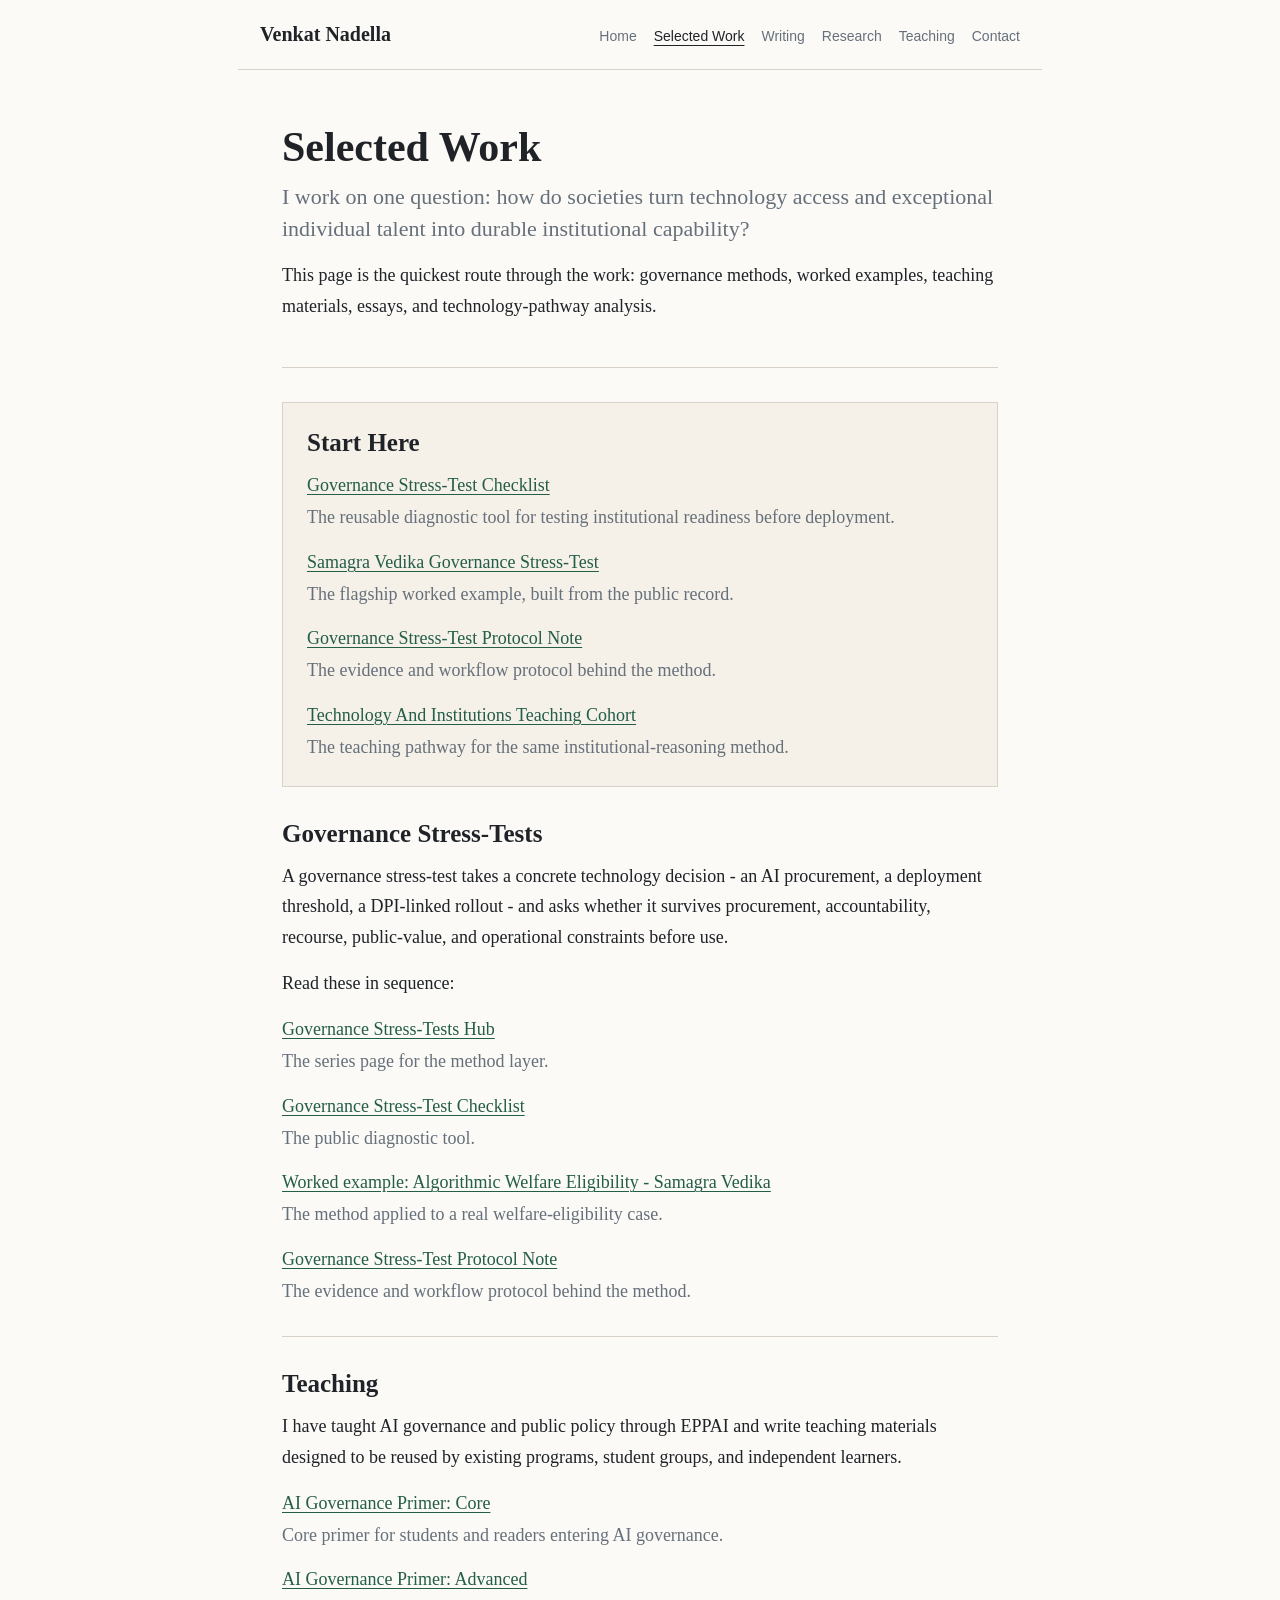
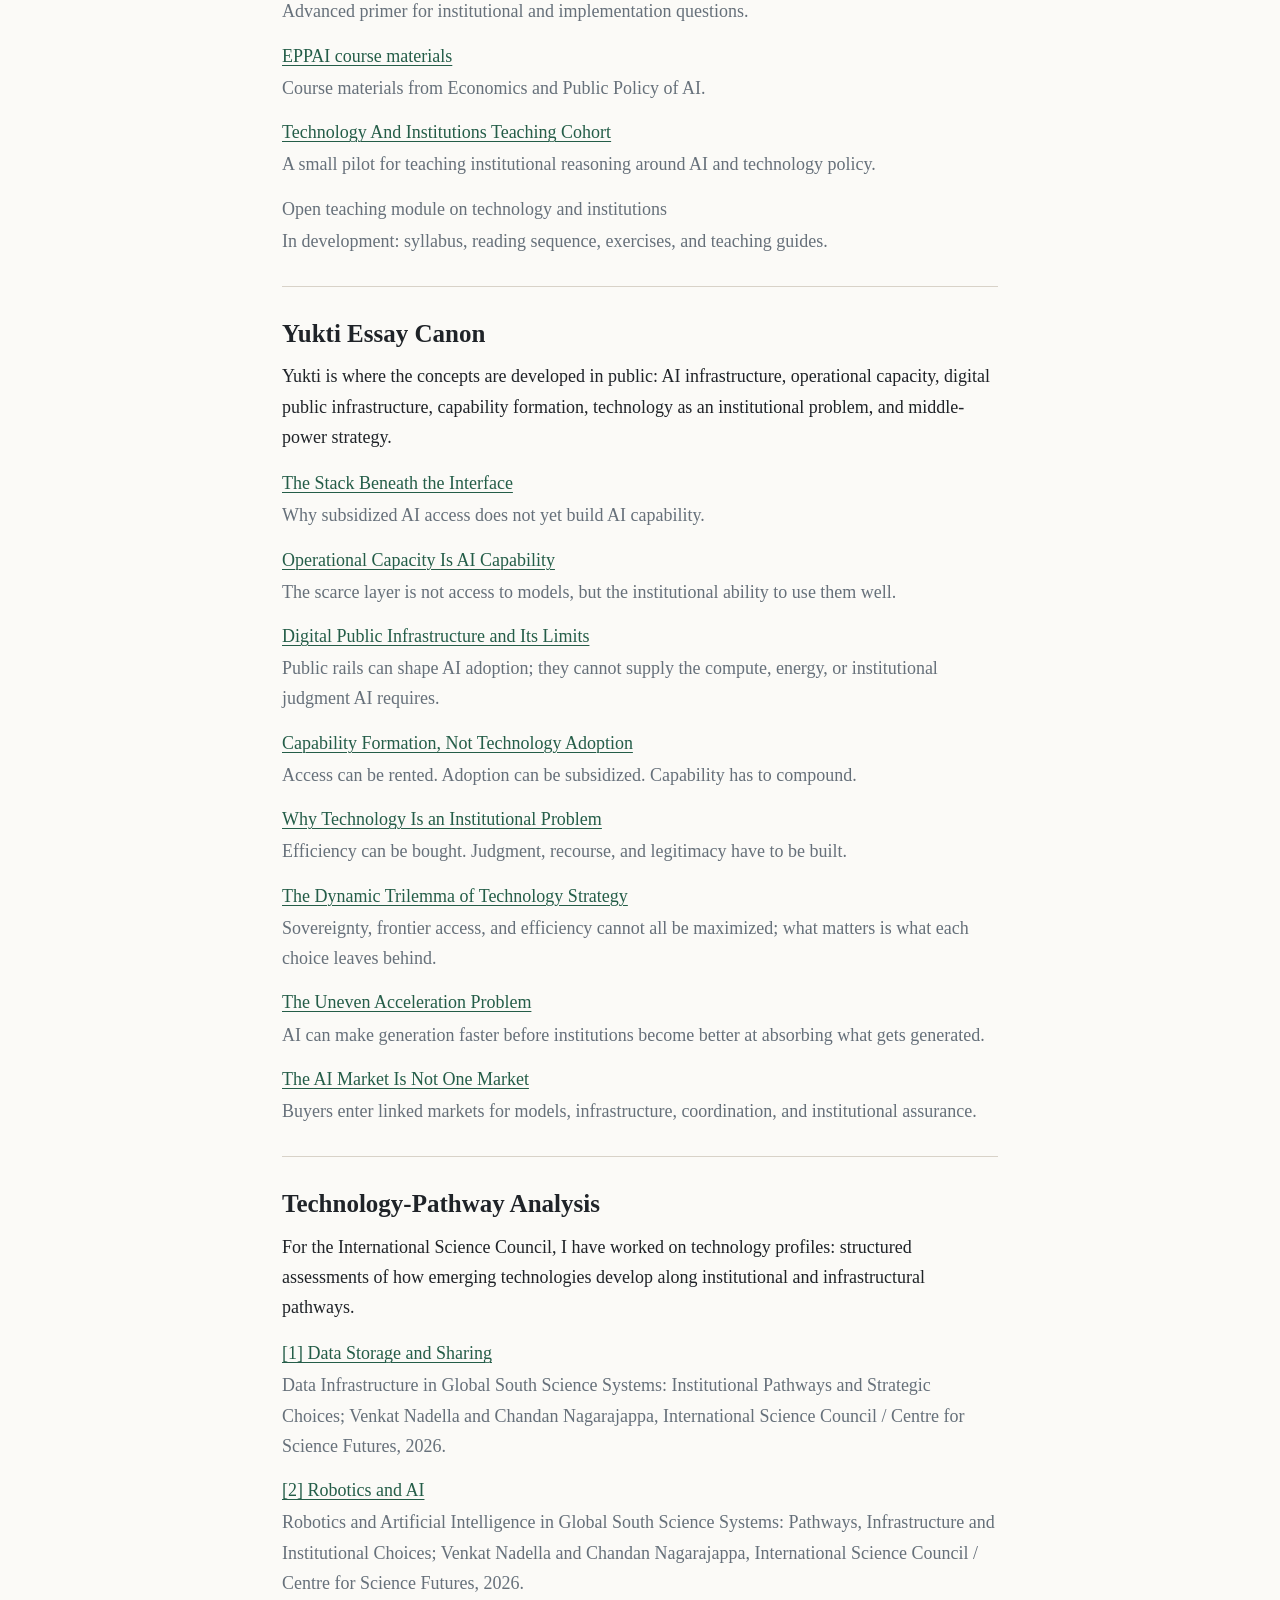
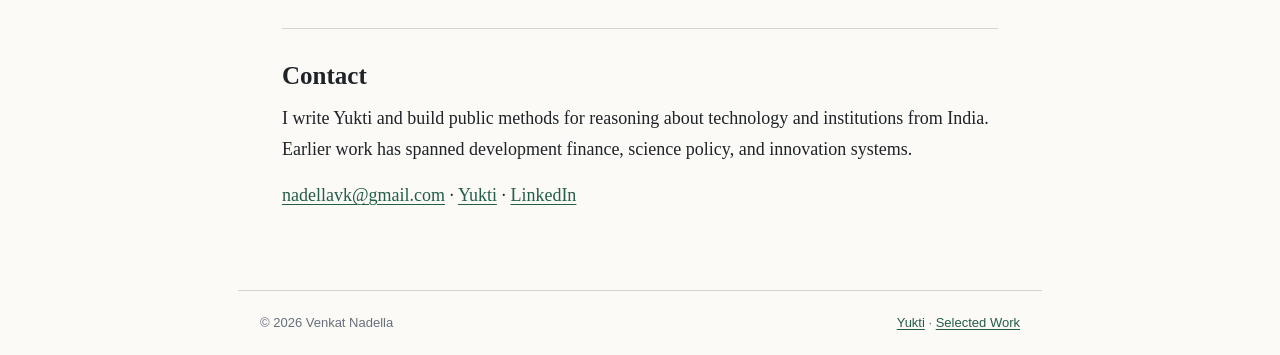
<file: selected-work/index.html>
<!doctype html>
<html lang="en">
  <head>
    <meta charset="utf-8">
    <meta name="viewport" content="width=device-width, initial-scale=1">
    <title>Selected Work | Venkat Nadella</title>
    <meta name="description" content="Selected public work by Venkat Nadella.">
    <link rel="stylesheet" href="/style.css?v=20260722d">
  </head>
  <body>
    <header class="site-header">
      <a class="site-name" href="/">Venkat Nadella</a>
      <nav class="site-nav" aria-label="Main navigation">
        <a href="/">Home</a>
        <a class="active" href="/selected-work/">Selected Work</a>
        <a href="/writing/">Writing</a>
        <a href="/research/">Research</a>
        <a href="/teaching/">Teaching</a>
        <a href="/contact/">Contact</a>
      </nav>
    </header>

    <main class="page">
      <section class="intro">
        <h1>Selected Work</h1>
        <p class="lede">I work on one question: how do societies turn technology access and exceptional individual talent into durable institutional capability?</p>
        <p>This page is the quickest route through the work: governance methods, worked examples, teaching materials, essays, and technology-pathway analysis.</p>
      </section>

      <section class="section priority-section">
        <h2>Start Here</h2>
        <ul class="link-list">

          <li><a href="/governance-stress-test-checklist/">Governance Stress-Test Checklist</a><span>The reusable diagnostic tool for testing institutional readiness before deployment.</span></li>
          <li><a href="/samagra-vedika-governance-stress-test/">Samagra Vedika Governance Stress-Test</a><span>The flagship worked example, built from the public record.</span></li>
          <li><a href="/governance-stress-test-protocol/">Governance Stress-Test Protocol Note</a><span>The evidence and workflow protocol behind the method.</span></li>
          <li><a href="/technology-institutions-teaching-cohort/">Technology And Institutions Teaching Cohort</a><span>The teaching pathway for the same institutional-reasoning method.</span></li>
    
        </ul>
      </section>

      <section class="section">
        <h2>Governance Stress-Tests</h2>
        <p>A governance stress-test takes a concrete technology decision - an AI procurement, a deployment threshold, a DPI-linked rollout - and asks whether it survives procurement, accountability, recourse, public-value, and operational constraints before use.</p>
        <p>Read these in sequence:</p>
        <ul class="link-list">
          <li><a href="/governance-stress-tests/">Governance Stress-Tests Hub</a><span>The series page for the method layer.</span></li>
          <li><a href="/governance-stress-test-checklist/">Governance Stress-Test Checklist</a><span>The public diagnostic tool.</span></li>
          <li><a href="/samagra-vedika-governance-stress-test/">Worked example: Algorithmic Welfare Eligibility - Samagra Vedika</a><span>The method applied to a real welfare-eligibility case.</span></li>
          <li><a href="/governance-stress-test-protocol/">Governance Stress-Test Protocol Note</a><span>The evidence and workflow protocol behind the method.</span></li>
        </ul>
      </section>

      <section class="section">
        <h2>Teaching</h2>
        <p>I have taught AI governance and public policy through EPPAI and write teaching materials designed to be reused by existing programs, student groups, and independent learners.</p>
        <ul class="link-list">
          <li><a href="https://docs.google.com/document/d/1-qru9nqRuqLkZeG_JPuca5s6VE9Y4iSGyywRy8IQ3Ps">AI Governance Primer: Core</a><span>Core primer for students and readers entering AI governance.</span></li>
          <li><a href="https://docs.google.com/document/d/12LhDH1PgRdGzPt1kLalgGVzSBPcKw65RHZruELnB5GM">AI Governance Primer: Advanced</a><span>Advanced primer for institutional and implementation questions.</span></li>
          <li><a href="https://drive.google.com/drive/folders/1_bWSHnOv9Ta93qTGtCTj98J3CsFiuUUJ">EPPAI course materials</a><span>Course materials from Economics and Public Policy of AI.</span></li>
          <li><a href="/technology-institutions-teaching-cohort/">Technology And Institutions Teaching Cohort</a><span>A small pilot for teaching institutional reasoning around AI and technology policy.</span></li>
          <li><span>Open teaching module on technology and institutions</span><span>In development: syllabus, reading sequence, exercises, and teaching guides.</span></li>
        </ul>
      </section>

      <section class="section">
        <h2>Yukti Essay Canon</h2>
        <p>Yukti is where the concepts are developed in public: AI infrastructure, operational capacity, digital public infrastructure, capability formation, technology as an institutional problem, and middle-power strategy.</p>
        <ul class="link-list">
          <li><a href="https://www.readyukti.com/p/the-stack-beneath-the-interface">The Stack Beneath the Interface</a><span>Why subsidized AI access does not yet build AI capability.</span></li>
          <li><a href="https://www.readyukti.com/p/operational-capacity-in-the-age-of-ai">Operational Capacity Is AI Capability</a><span>The scarce layer is not access to models, but the institutional ability to use them well.</span></li>
          <li><a href="https://www.readyukti.com/p/digital-public-infrastructure-and-its-limits">Digital Public Infrastructure and Its Limits</a><span>Public rails can shape AI adoption; they cannot supply the compute, energy, or institutional judgment AI requires.</span></li>
          <li><a href="https://www.readyukti.com/p/capability-formation-not-technology-adoption">Capability Formation, Not Technology Adoption</a><span>Access can be rented. Adoption can be subsidized. Capability has to compound.</span></li>
          <li><a href="https://www.readyukti.com/p/why-technology-is-an-institutional-problem">Why Technology Is an Institutional Problem</a><span>Efficiency can be bought. Judgment, recourse, and legitimacy have to be built.</span></li>
          <li><a href="https://www.readyukti.com/p/the-dynamic-trilemma-of-technology-strategy">The Dynamic Trilemma of Technology Strategy</a><span>Sovereignty, frontier access, and efficiency cannot all be maximized; what matters is what each choice leaves behind.</span></li>
          <li><a href="https://www.readyukti.com/p/the-uneven-acceleration-problem">The Uneven Acceleration Problem</a><span>AI can make generation faster before institutions become better at absorbing what gets generated.</span></li>
          <li><a href="https://www.readyukti.com/p/the-ai-market-is-not-one-market">The AI Market Is Not One Market</a><span>Buyers enter linked markets for models, infrastructure, coordination, and institutional assurance.</span></li>
        </ul>
      </section>

      <section class="section">
        <h2>Technology-Pathway Analysis</h2>
        <p>For the International Science Council, I have worked on technology profiles: structured assessments of how emerging technologies develop along institutional and infrastructural pathways.</p>
        <ul class="link-list">
          <li><a href="https://council.science/wp-content/uploads/2026/06/SSF-Technology-profile-Data-storage-and-sharing-v3.pdf">[1] Data Storage and Sharing</a><span>Data Infrastructure in Global South Science Systems: Institutional Pathways and Strategic Choices; Venkat Nadella and Chandan Nagarajappa, International Science Council / Centre for Science Futures, 2026.</span></li>
          <li><a href="https://council.science/wp-content/uploads/2026/06/SSF-Technology-profile-Robotics-and-AI-v3.pdf">[2] Robotics and AI</a><span>Robotics and Artificial Intelligence in Global South Science Systems: Pathways, Infrastructure and Institutional Choices; Venkat Nadella and Chandan Nagarajappa, International Science Council / Centre for Science Futures, 2026.</span></li>
        </ul>
      </section>

      <section class="section">
        <h2>Contact</h2>
        <p>I write Yukti and build public methods for reasoning about technology and institutions from India. Earlier work has spanned development finance, science policy, and innovation systems.</p>
        <p><a href="mailto:nadellavk@gmail.com">nadellavk@gmail.com</a> · <a href="https://readyukti.com">Yukti</a> · <a href="https://www.linkedin.com/in/venkat-nadella-2774201aa/">LinkedIn</a></p>
      </section>
    </main>

    <footer class="site-footer">
      <span>© 2026 Venkat Nadella</span>
      <span><a href="https://readyukti.com">Yukti</a> · <a href="/selected-work/">Selected Work</a></span>
    </footer>
  </body>
</html>
</file>
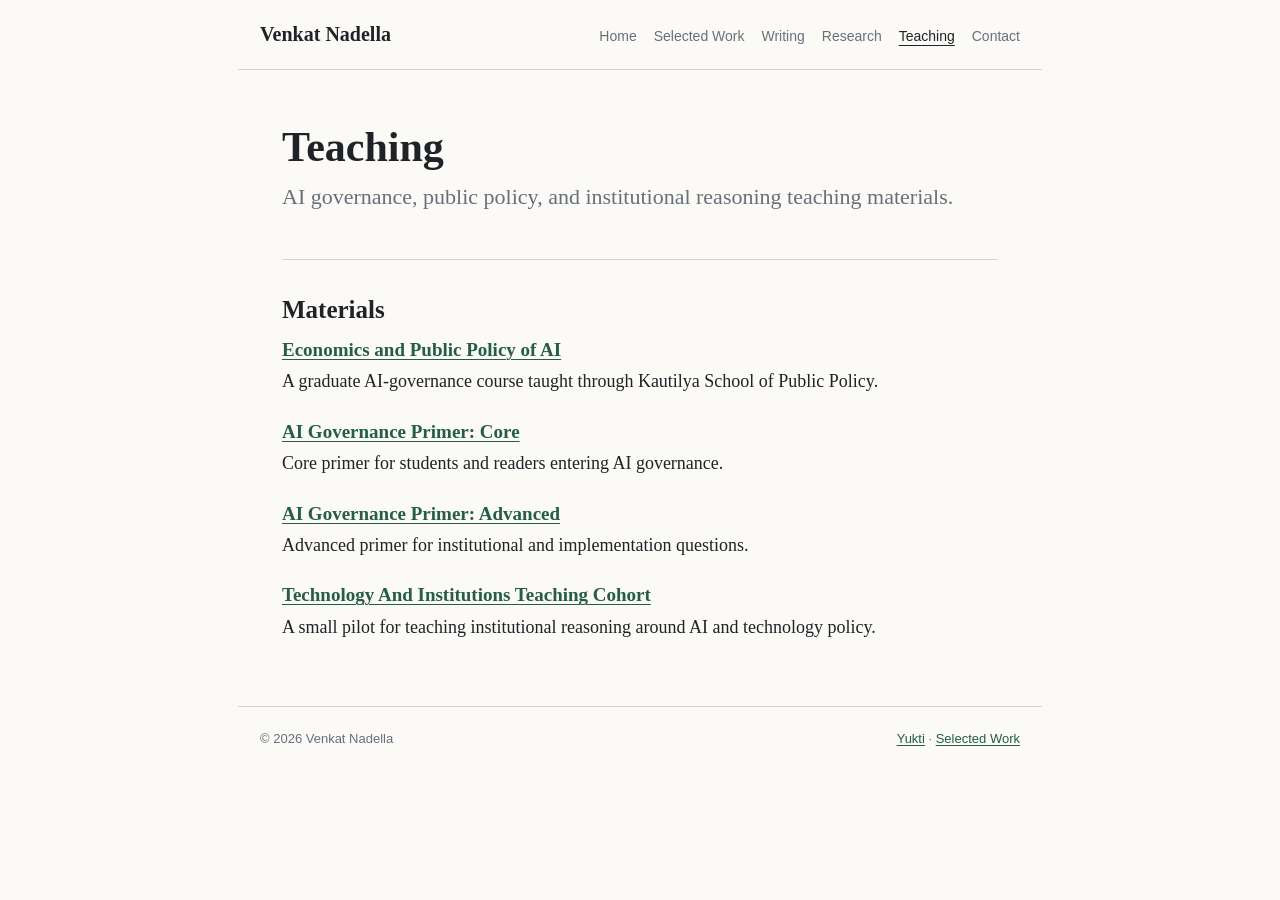
<file: teaching/index.html>
<!doctype html>
<html lang="en">
  <head>
    <meta charset="utf-8">
    <meta name="viewport" content="width=device-width, initial-scale=1">
    <title>Teaching | Venkat Nadella</title>
    <meta name="description" content="Teaching materials by Venkat Nadella.">
    <link rel="stylesheet" href="/style.css?v=20260722d">
  </head>
  <body>
    <header class="site-header">
      <a class="site-name" href="/">Venkat Nadella</a>
      <nav class="site-nav" aria-label="Main navigation">
        <a href="/">Home</a>
        <a href="/selected-work/">Selected Work</a>
        <a href="/writing/">Writing</a>
        <a href="/research/">Research</a>
        <a class="active" href="/teaching/">Teaching</a>
        <a href="/contact/">Contact</a>
      </nav>
    </header>

    <main class="page">
      <section class="intro">
        <h1>Teaching</h1>
        <p class="lede">AI governance, public policy, and institutional reasoning teaching materials.</p>
      </section>

      <section class="section">
        <h2>Materials</h2>
        <div class="item-list">
          <article class="item">
            <h3><a href="https://drive.google.com/drive/folders/1_bWSHnOv9Ta93qTGtCTj98J3CsFiuUUJ">Economics and Public Policy of AI</a></h3>
            <p>A graduate AI-governance course taught through Kautilya School of Public Policy.</p>
          </article>
          <article class="item">
            <h3><a href="https://docs.google.com/document/d/1-qru9nqRuqLkZeG_JPuca5s6VE9Y4iSGyywRy8IQ3Ps">AI Governance Primer: Core</a></h3>
            <p>Core primer for students and readers entering AI governance.</p>
          </article>
          <article class="item">
            <h3><a href="https://docs.google.com/document/d/12LhDH1PgRdGzPt1kLalgGVzSBPcKw65RHZruELnB5GM">AI Governance Primer: Advanced</a></h3>
            <p>Advanced primer for institutional and implementation questions.</p>
          </article>
          <article class="item">
            <h3><a href="/technology-institutions-teaching-cohort/">Technology And Institutions Teaching Cohort</a></h3>
            <p>A small pilot for teaching institutional reasoning around AI and technology policy.</p>
          </article>
        </div>
      </section>
    </main>

    <footer class="site-footer">
      <span>© 2026 Venkat Nadella</span>
      <span><a href="https://readyukti.com">Yukti</a> · <a href="/selected-work/">Selected Work</a></span>
    </footer>
  </body>
</html>
</file>
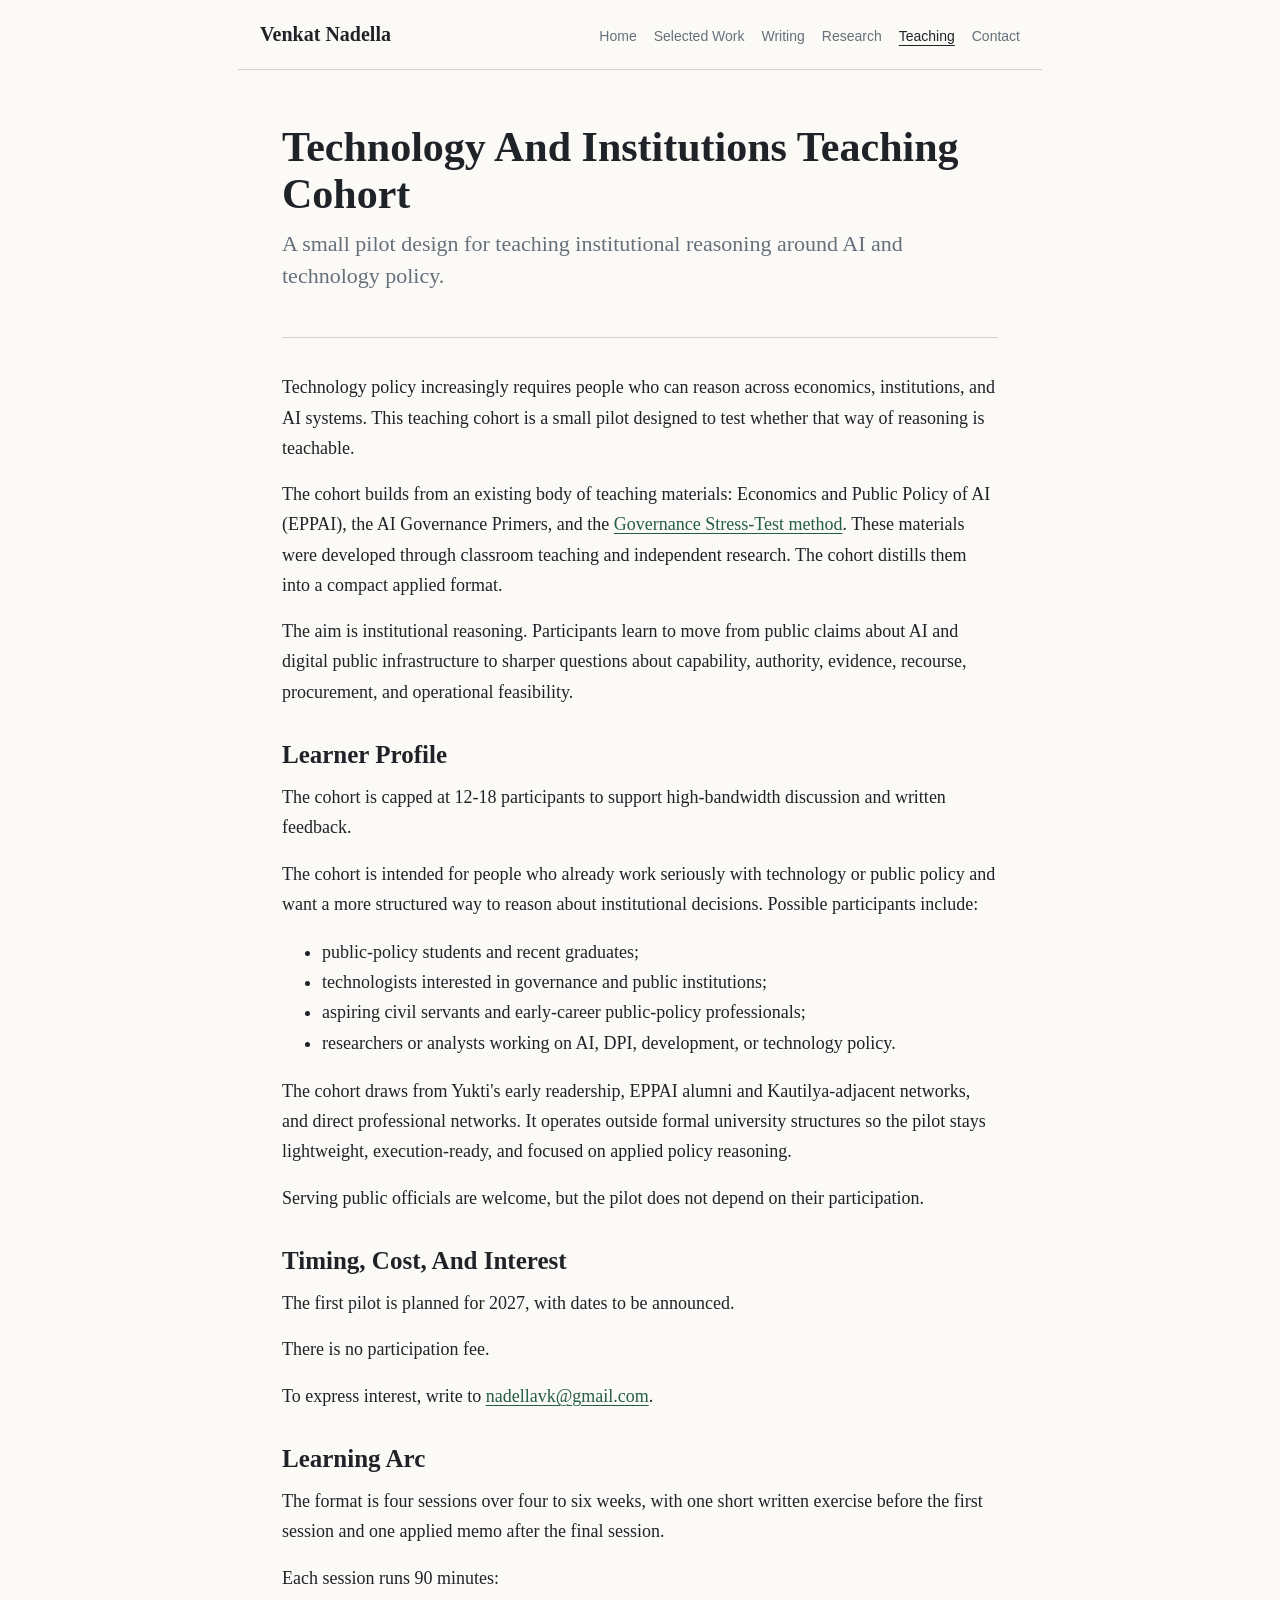
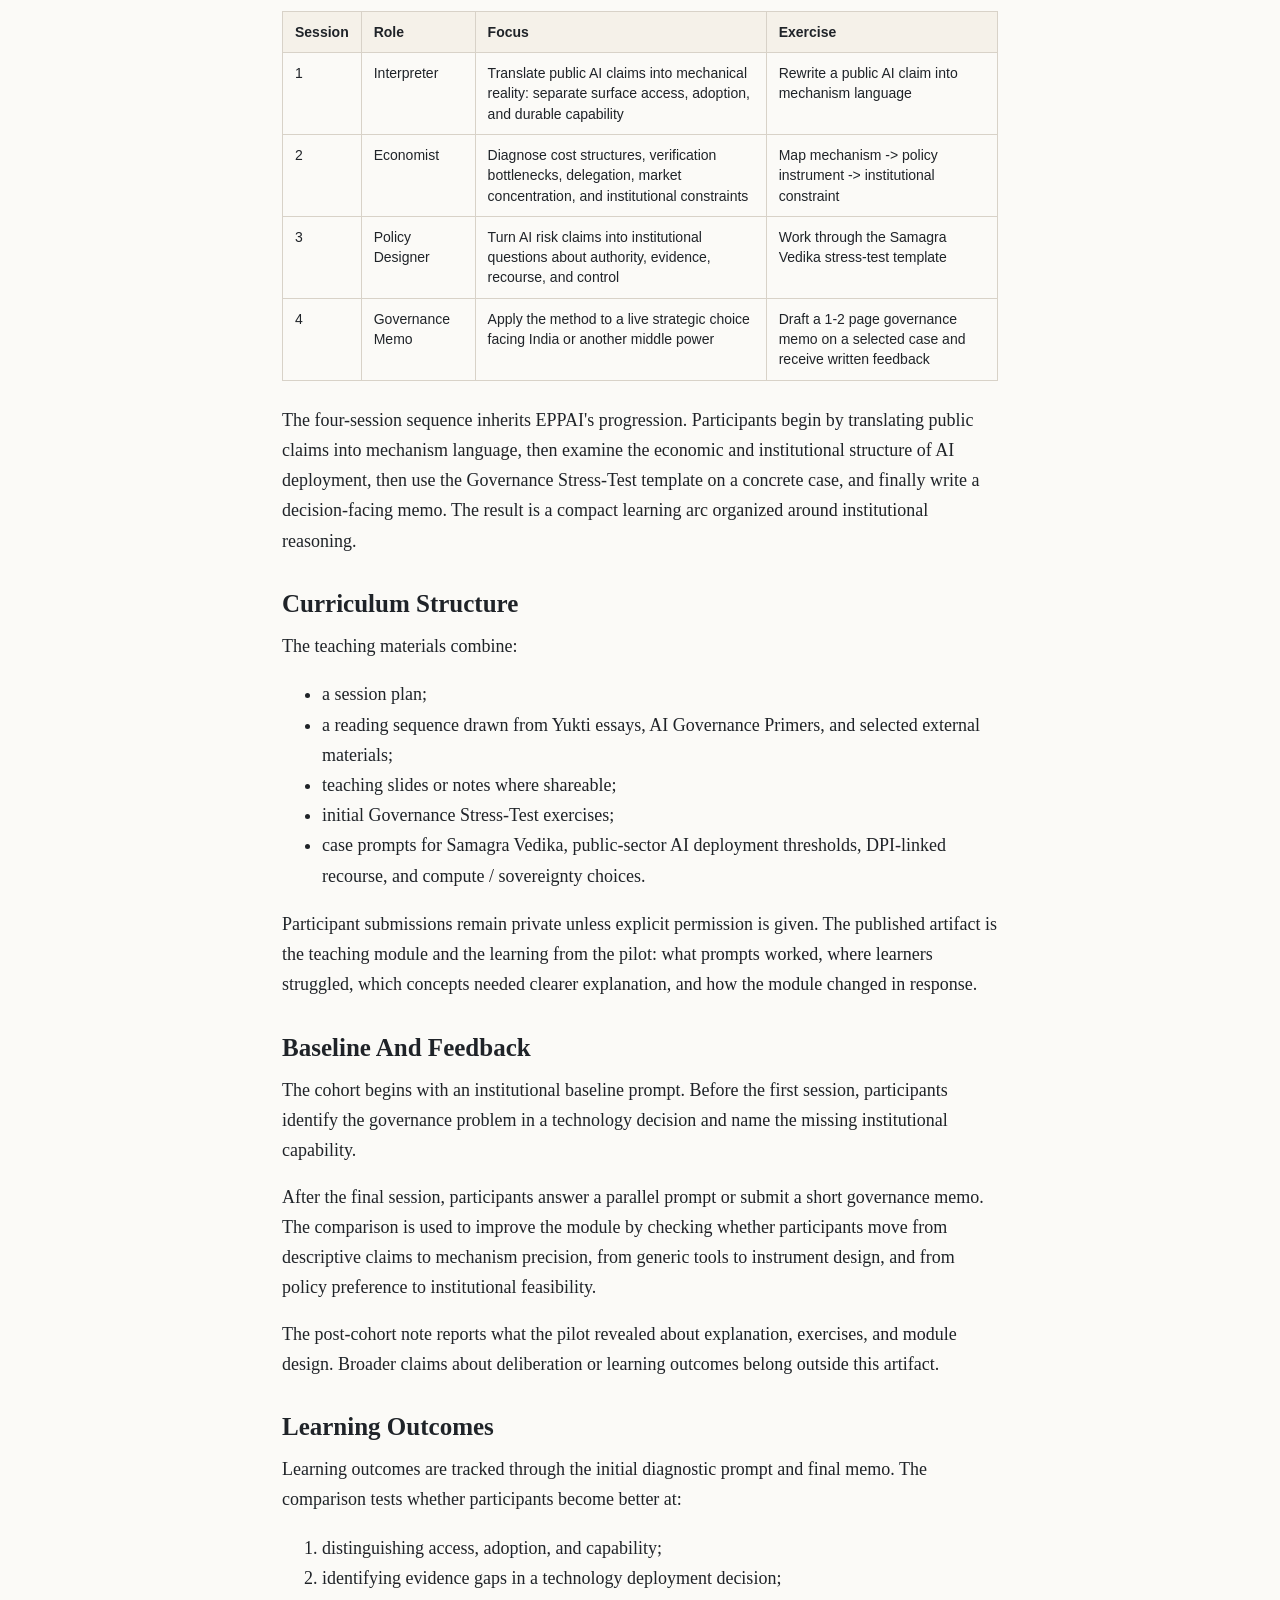
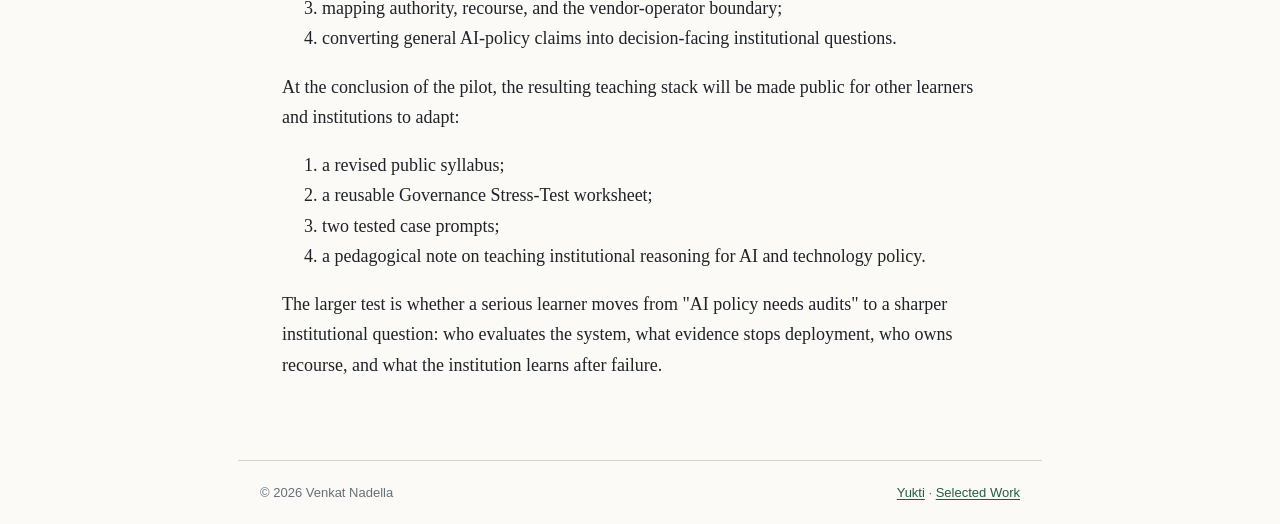
<file: technology-institutions-teaching-cohort/index.html>
<!doctype html>
<html lang="en">
  <head>
    <meta charset="utf-8">
    <meta name="viewport" content="width=device-width, initial-scale=1">
    <title>Technology And Institutions Teaching Cohort | Venkat Nadella</title>
    <meta name="description" content="A small pilot design for teaching institutional reasoning around AI and technology policy.">
    <link rel="stylesheet" href="/style.css?v=20260722d">
  </head>
  <body>
    <header class="site-header">
      <a class="site-name" href="/">Venkat Nadella</a>
      <nav class="site-nav" aria-label="Main navigation">
        <a href="/">Home</a>
        <a href="/selected-work/">Selected Work</a>
        <a href="/writing/">Writing</a>
        <a href="/research/">Research</a>
        <a class="active" href="/teaching/">Teaching</a>
        <a href="/contact/">Contact</a>
      </nav>
    </header>

    <main class="page">
      <section class="intro">
        <h1>Technology And Institutions Teaching Cohort</h1>
        <p class="lede">A small pilot design for teaching institutional reasoning around AI and technology policy.</p>
      </section>
      <article class="section longform">
        <p>Technology policy increasingly requires people who can reason across economics, institutions, and AI systems. This teaching cohort is a small pilot designed to test whether that way of reasoning is teachable.</p>
<p>The cohort builds from an existing body of teaching materials: Economics and Public Policy of AI (EPPAI), the AI Governance Primers, and the <a href="https://venkatnadella.com/governance-stress-tests/">Governance Stress-Test method</a>. These materials were developed through classroom teaching and independent research. The cohort distills them into a compact applied format.</p>
<p>The aim is institutional reasoning. Participants learn to move from public claims about AI and digital public infrastructure to sharper questions about capability, authority, evidence, recourse, procurement, and operational feasibility.</p>
<h2>Learner Profile</h2>
<p>The cohort is capped at 12-18 participants to support high-bandwidth discussion and written feedback.</p>
<p>The cohort is intended for people who already work seriously with technology or public policy and want a more structured way to reason about institutional decisions. Possible participants include:</p>
<ul>
<li>public-policy students and recent graduates;</li>
<li>technologists interested in governance and public institutions;</li>
<li>aspiring civil servants and early-career public-policy professionals;</li>
<li>researchers or analysts working on AI, DPI, development, or technology policy.</li>
</ul>
<p>The cohort draws from Yukti&#x27;s early readership, EPPAI alumni and Kautilya-adjacent networks, and direct professional networks. It operates outside formal university structures so the pilot stays lightweight, execution-ready, and focused on applied policy reasoning.</p>
<p>Serving public officials are welcome, but the pilot does not depend on their participation.</p>
<h2>Timing, Cost, And Interest</h2>
<p>The first pilot is planned for 2027, with dates to be announced.</p>
<p>There is no participation fee.</p>
<p>To express interest, write to <a href="mailto:nadellavk@gmail.com">nadellavk@gmail.com</a>.</p>
<h2>Learning Arc</h2>
<p>The format is four sessions over four to six weeks, with one short written exercise before the first session and one applied memo after the final session.</p>
<p>Each session runs 90 minutes:</p>
<div class="table-wrap"><table>
<tr><th>Session</th><th>Role</th><th>Focus</th><th>Exercise</th></tr>
<tr><td>1</td><td>Interpreter</td><td>Translate public AI claims into mechanical reality: separate surface access, adoption, and durable capability</td><td>Rewrite a public AI claim into mechanism language</td></tr>
<tr><td>2</td><td>Economist</td><td>Diagnose cost structures, verification bottlenecks, delegation, market concentration, and institutional constraints</td><td>Map mechanism -&gt; policy instrument -&gt; institutional constraint</td></tr>
<tr><td>3</td><td>Policy Designer</td><td>Turn AI risk claims into institutional questions about authority, evidence, recourse, and control</td><td>Work through the Samagra Vedika stress-test template</td></tr>
<tr><td>4</td><td>Governance Memo</td><td>Apply the method to a live strategic choice facing India or another middle power</td><td>Draft a 1-2 page governance memo on a selected case and receive written feedback</td></tr>
</table></div>
<p>The four-session sequence inherits EPPAI&#x27;s progression. Participants begin by translating public claims into mechanism language, then examine the economic and institutional structure of AI deployment, then use the Governance Stress-Test template on a concrete case, and finally write a decision-facing memo. The result is a compact learning arc organized around institutional reasoning.</p>
<h2>Curriculum Structure</h2>
<p>The teaching materials combine:</p>
<ul>
<li>a session plan;</li>
<li>a reading sequence drawn from Yukti essays, AI Governance Primers, and selected external materials;</li>
<li>teaching slides or notes where shareable;</li>
<li>initial Governance Stress-Test exercises;</li>
<li>case prompts for Samagra Vedika, public-sector AI deployment thresholds, DPI-linked recourse, and compute / sovereignty choices.</li>
</ul>
<p>Participant submissions remain private unless explicit permission is given. The published artifact is the teaching module and the learning from the pilot: what prompts worked, where learners struggled, which concepts needed clearer explanation, and how the module changed in response.</p>
<h2>Baseline And Feedback</h2>
<p>The cohort begins with an institutional baseline prompt. Before the first session, participants identify the governance problem in a technology decision and name the missing institutional capability.</p>
<p>After the final session, participants answer a parallel prompt or submit a short governance memo. The comparison is used to improve the module by checking whether participants move from descriptive claims to mechanism precision, from generic tools to instrument design, and from policy preference to institutional feasibility.</p>
<p>The post-cohort note reports what the pilot revealed about explanation, exercises, and module design. Broader claims about deliberation or learning outcomes belong outside this artifact.</p>
<h2>Learning Outcomes</h2>
<p>Learning outcomes are tracked through the initial diagnostic prompt and final memo. The comparison tests whether participants become better at:</p>
<ol>
<li>distinguishing access, adoption, and capability;</li>
<li>identifying evidence gaps in a technology deployment decision;</li>
<li>mapping authority, recourse, and the vendor-operator boundary;</li>
<li>converting general AI-policy claims into decision-facing institutional questions.</li>
</ol>
<p>At the conclusion of the pilot, the resulting teaching stack will be made public for other learners and institutions to adapt:</p>
<ol>
<li>a revised public syllabus;</li>
<li>a reusable Governance Stress-Test worksheet;</li>
<li>two tested case prompts;</li>
<li>a pedagogical note on teaching institutional reasoning for AI and technology policy.</li>
</ol>
<p>The larger test is whether a serious learner moves from &quot;AI policy needs audits&quot; to a sharper institutional question: who evaluates the system, what evidence stops deployment, who owns recourse, and what the institution learns after failure.</p>
      </article>
    </main>

    <footer class="site-footer">
      <span>© 2026 Venkat Nadella</span>
      <span><a href="https://readyukti.com">Yukti</a> · <a href="/selected-work/">Selected Work</a></span>
    </footer>
  </body>
</html>
</file>
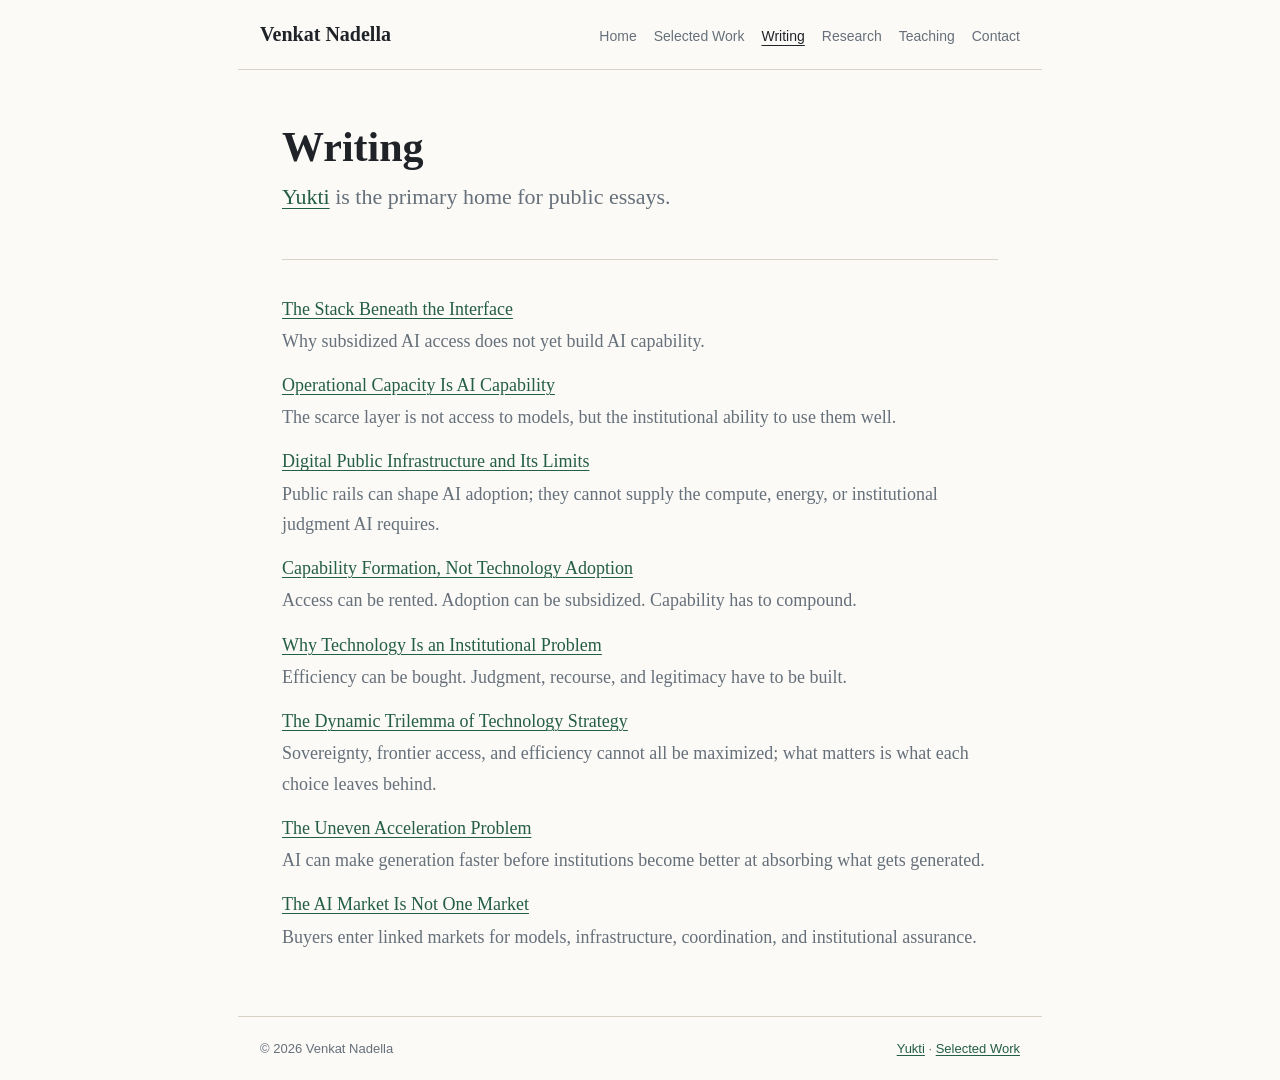
<file: writing/index.html>
<!doctype html>
<html lang="en">
  <head>
    <meta charset="utf-8">
    <meta name="viewport" content="width=device-width, initial-scale=1">
    <title>Writing | Venkat Nadella</title>
    <meta name="description" content="Writing by Venkat Nadella.">
    <link rel="stylesheet" href="/style.css?v=20260722d">
  </head>
  <body>
    <header class="site-header">
      <a class="site-name" href="/">Venkat Nadella</a>
      <nav class="site-nav" aria-label="Main navigation">
        <a href="/">Home</a>
        <a href="/selected-work/">Selected Work</a>
        <a class="active" href="/writing/">Writing</a>
        <a href="/research/">Research</a>
        <a href="/teaching/">Teaching</a>
        <a href="/contact/">Contact</a>
      </nav>
    </header>

    <main class="page">
      <section class="intro">
        <h1>Writing</h1>
        <p class="lede"><a href="https://readyukti.com">Yukti</a> is the primary home for public essays.</p>
      </section>

      <section class="section">
        <ul class="link-list">
          <li><a href="https://www.readyukti.com/p/the-stack-beneath-the-interface">The Stack Beneath the Interface</a><span>Why subsidized AI access does not yet build AI capability.</span></li>
          <li><a href="https://www.readyukti.com/p/operational-capacity-in-the-age-of-ai">Operational Capacity Is AI Capability</a><span>The scarce layer is not access to models, but the institutional ability to use them well.</span></li>
          <li><a href="https://www.readyukti.com/p/digital-public-infrastructure-and-its-limits">Digital Public Infrastructure and Its Limits</a><span>Public rails can shape AI adoption; they cannot supply the compute, energy, or institutional judgment AI requires.</span></li>
          <li><a href="https://www.readyukti.com/p/capability-formation-not-technology-adoption">Capability Formation, Not Technology Adoption</a><span>Access can be rented. Adoption can be subsidized. Capability has to compound.</span></li>
          <li><a href="https://www.readyukti.com/p/why-technology-is-an-institutional-problem">Why Technology Is an Institutional Problem</a><span>Efficiency can be bought. Judgment, recourse, and legitimacy have to be built.</span></li>
          <li><a href="https://www.readyukti.com/p/the-dynamic-trilemma-of-technology-strategy">The Dynamic Trilemma of Technology Strategy</a><span>Sovereignty, frontier access, and efficiency cannot all be maximized; what matters is what each choice leaves behind.</span></li>
          <li><a href="https://www.readyukti.com/p/the-uneven-acceleration-problem">The Uneven Acceleration Problem</a><span>AI can make generation faster before institutions become better at absorbing what gets generated.</span></li>
          <li><a href="https://www.readyukti.com/p/the-ai-market-is-not-one-market">The AI Market Is Not One Market</a><span>Buyers enter linked markets for models, infrastructure, coordination, and institutional assurance.</span></li>
        </ul>
      </section>
    </main>

    <footer class="site-footer">
      <span>© 2026 Venkat Nadella</span>
      <span><a href="https://readyukti.com">Yukti</a> · <a href="/selected-work/">Selected Work</a></span>
    </footer>
  </body>
</html>
</file>
<file: style.css>
:root {
  --bg: #fbfaf7;
  --ink: #1f2328;
  --muted: #66707a;
  --line: #d8d2c8;
  --link: #245d48;
  --link-hover: #153c2f;
  --max-width: 760px;
}

* {
  box-sizing: border-box;
}

html {
  scroll-behavior: smooth;
}

body {
  margin: 0;
  background: var(--bg);
  color: var(--ink);
  font-family: Georgia, "Times New Roman", serif;
  font-size: 18px;
  line-height: 1.68;
}

a {
  color: var(--link);
  text-decoration-thickness: 1px;
  text-underline-offset: 0.18em;
}

a:hover {
  color: var(--link-hover);
}

.site-header {
  display: flex;
  align-items: baseline;
  justify-content: space-between;
  gap: 24px;
  max-width: calc(var(--max-width) + 44px);
  margin: 0 auto;
  border-bottom: 1px solid var(--line);
  padding: 22px;
}

.site-name {
  color: var(--ink);
  font-size: 20px;
  font-weight: 700;
  line-height: 1.2;
  text-decoration: none;
  white-space: nowrap;
}

.site-nav {
  display: flex;
  flex-wrap: wrap;
  gap: 8px 17px;
  justify-content: flex-end;
  font-family: -apple-system, BlinkMacSystemFont, "Segoe UI", sans-serif;
  font-size: 14px;
  line-height: 1.4;
}

.site-nav a {
  color: var(--muted);
  text-decoration: none;
}

.site-nav a:hover,
.site-nav a.active {
  color: var(--ink);
  text-decoration: underline;
  text-underline-offset: 0.25em;
}

.page {
  max-width: var(--max-width);
  margin: 0 auto;
  padding: 54px 22px 64px;
}

.intro {
  border-bottom: 1px solid var(--line);
  margin-bottom: 34px;
  padding-bottom: 30px;
}

h1,
h2,
h3,
p,
li {
  overflow-wrap: break-word;
}

h1 {
  margin: 0 0 10px;
  font-size: 42px;
  line-height: 1.12;
}

h2 {
  margin: 0 0 12px;
  font-size: 25px;
  line-height: 1.25;
}

h3 {
  margin: 0 0 4px;
  font-size: 19px;
  line-height: 1.35;
}

p {
  margin: 0 0 16px;
}

.lede {
  color: var(--muted);
  font-size: 22px;
  line-height: 1.45;
}

.section {
  border-bottom: 1px solid var(--line);
  margin-bottom: 31px;
  padding-bottom: 30px;
}

.section:last-child {
  border-bottom: 0;
  margin-bottom: 0;
  padding-bottom: 0;
}

.item-list {
  display: grid;
  gap: 22px;
}

.item p:last-child {
  margin-bottom: 0;
}

.muted {
  color: var(--muted);
}

.plain-list {
  margin: 0;
  padding-left: 1.2em;
}

.plain-list li + li {
  margin-top: 8px;
}

.link-list {
  display: grid;
  gap: 14px;
  margin: 0;
  padding: 0;
  list-style: none;
}

.link-list li {
  display: grid;
  gap: 2px;
}

.link-list span {
  color: var(--muted);
}

.contact-list {
  display: grid;
  gap: 12px;
  margin: 0;
  padding: 0;
  list-style: none;
}

.contact-list li {
  display: grid;
  grid-template-columns: 90px minmax(0, 1fr);
  gap: 14px;
}

.contact-list span {
  color: var(--muted);
  font-family: -apple-system, BlinkMacSystemFont, "Segoe UI", sans-serif;
  font-size: 14px;
  line-height: 1.9;
}

.site-footer {
  display: flex;
  justify-content: space-between;
  gap: 18px;
  max-width: calc(var(--max-width) + 44px);
  margin: 0 auto;
  border-top: 1px solid var(--line);
  padding: 22px;
  color: var(--muted);
  font-family: -apple-system, BlinkMacSystemFont, "Segoe UI", sans-serif;
  font-size: 13px;
  line-height: 1.5;
}

@media (max-width: 680px) {
  body {
    font-size: 17px;
  }

  .site-header,
  .site-footer {
    align-items: flex-start;
    flex-direction: column;
  }

  .site-nav {
    justify-content: flex-start;
  }

  .page {
    padding-top: 38px;
  }

  h1 {
    font-size: 34px;
  }

  .lede {
    font-size: 20px;
  }

  .contact-list li {
    grid-template-columns: 1fr;
    gap: 0;
  }
}

.priority-section {
  background: #f5f1e9;
  border: 1px solid var(--line);
  padding: 24px;
}

.longform h2 {
  margin-top: 32px;
}

.longform h3 {
  margin-top: 22px;
}

blockquote {
  border-left: 3px solid var(--line);
  color: var(--muted);
  margin: 0 0 18px;
  padding-left: 18px;
}

.table-wrap {
  margin: 18px 0 24px;
  overflow-x: auto;
}

table {
  border-collapse: collapse;
  font-family: -apple-system, BlinkMacSystemFont, "Segoe UI", sans-serif;
  font-size: 14px;
  line-height: 1.45;
  min-width: 680px;
  width: 100%;
}

th,
td {
  border: 1px solid var(--line);
  padding: 10px 12px;
  text-align: left;
  vertical-align: top;
}

th {
  background: #f5f1e9;
  color: var(--ink);
}

@media (max-width: 680px) {
  .priority-section {
    padding: 18px;
  }
}

.sequence-list li + li {
  margin-top: 12px;
}

.sequence-list span {
  color: var(--muted);
  display: block;
  margin-top: 2px;
}

.home-intro {
  display: block;
}

.home-heading {
  align-items: start;
  display: grid;
  gap: 30px;
  grid-template-columns: minmax(0, 1fr) 168px;
  margin-bottom: 18px;
}

.home-heading .lede {
  margin-bottom: 0;
}

.home-portrait {
  aspect-ratio: 1;
  border: 1px solid var(--line);
  border-radius: 50%;
  box-shadow: 0 10px 26px rgba(31, 35, 40, 0.12);
  display: block;
  height: 168px;
  justify-self: end;
  object-fit: cover;
  width: 168px;
}

@media (max-width: 680px) {
  .home-heading {
    gap: 14px;
    grid-template-columns: minmax(0, 1fr) 84px;
    margin-bottom: 18px;
  }

  .home-portrait {
    height: 84px;
    justify-self: end;
    width: 84px;
  }
}
</file>
